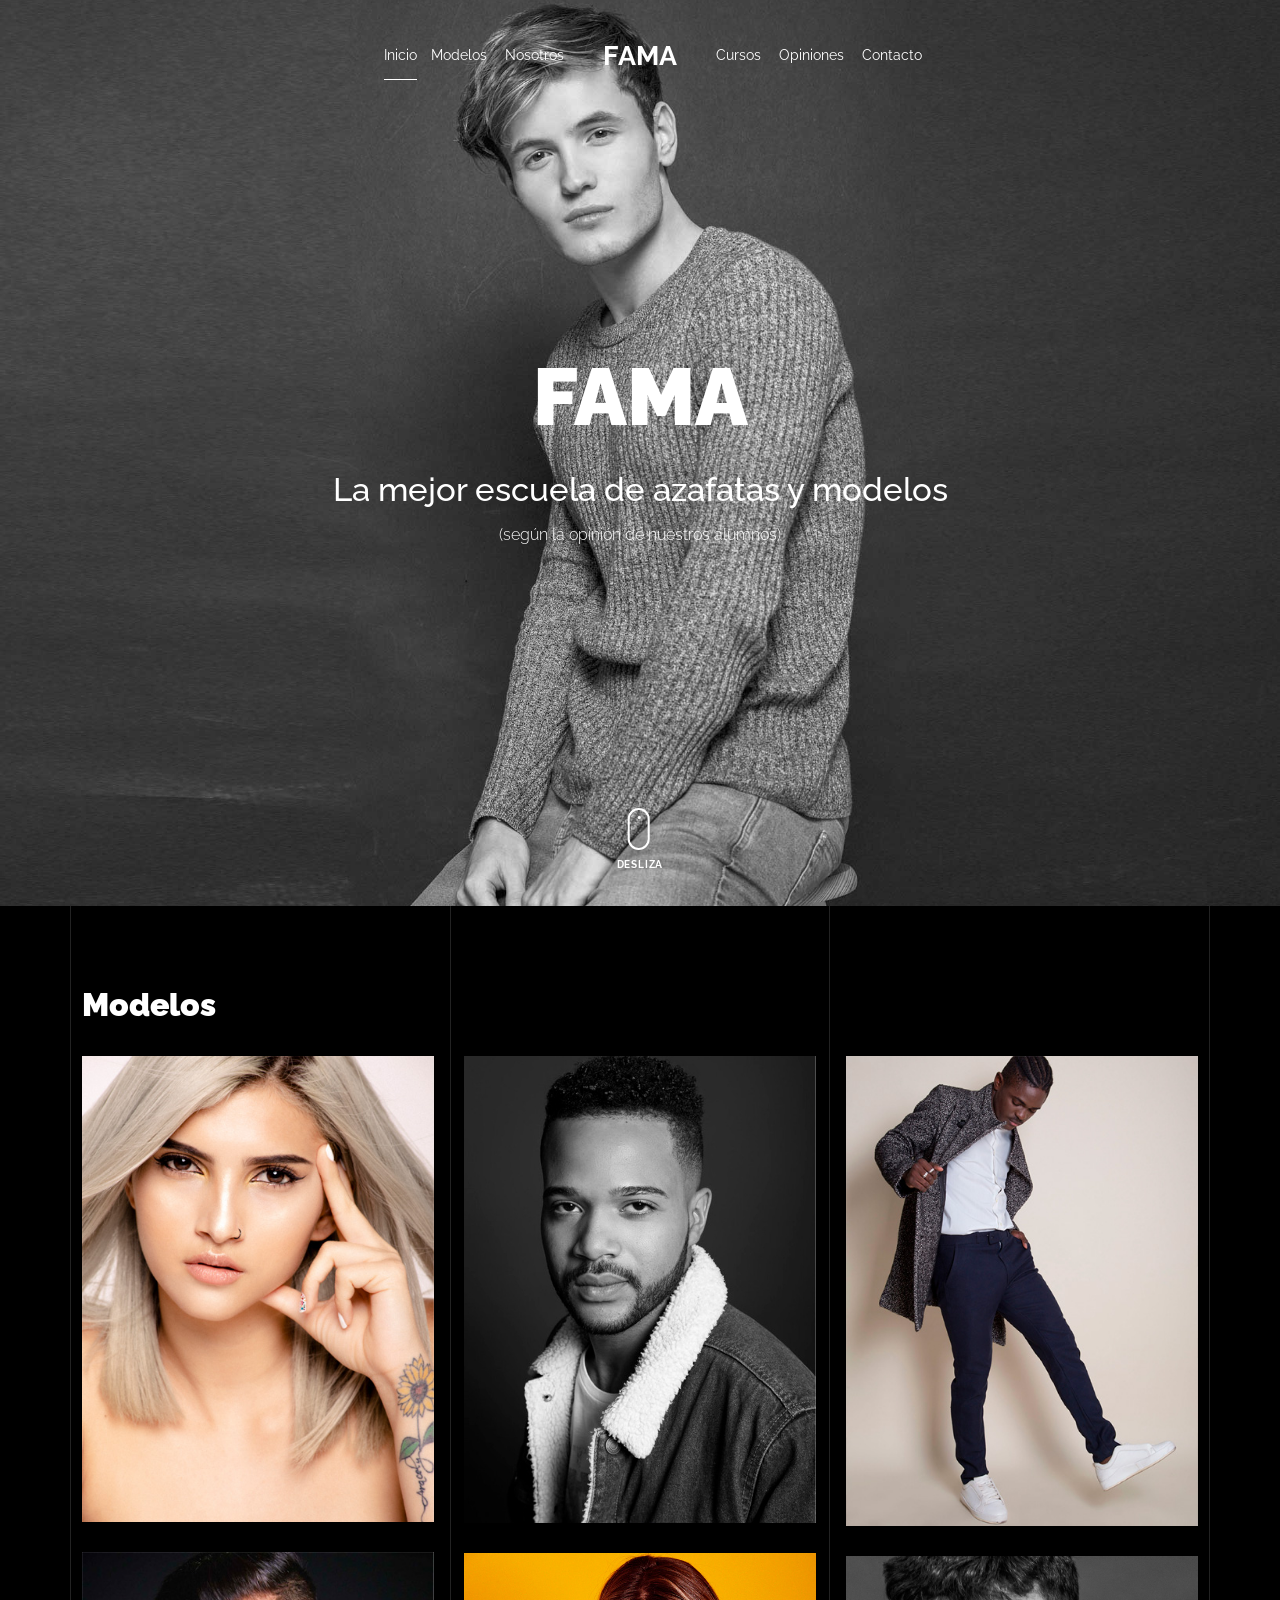
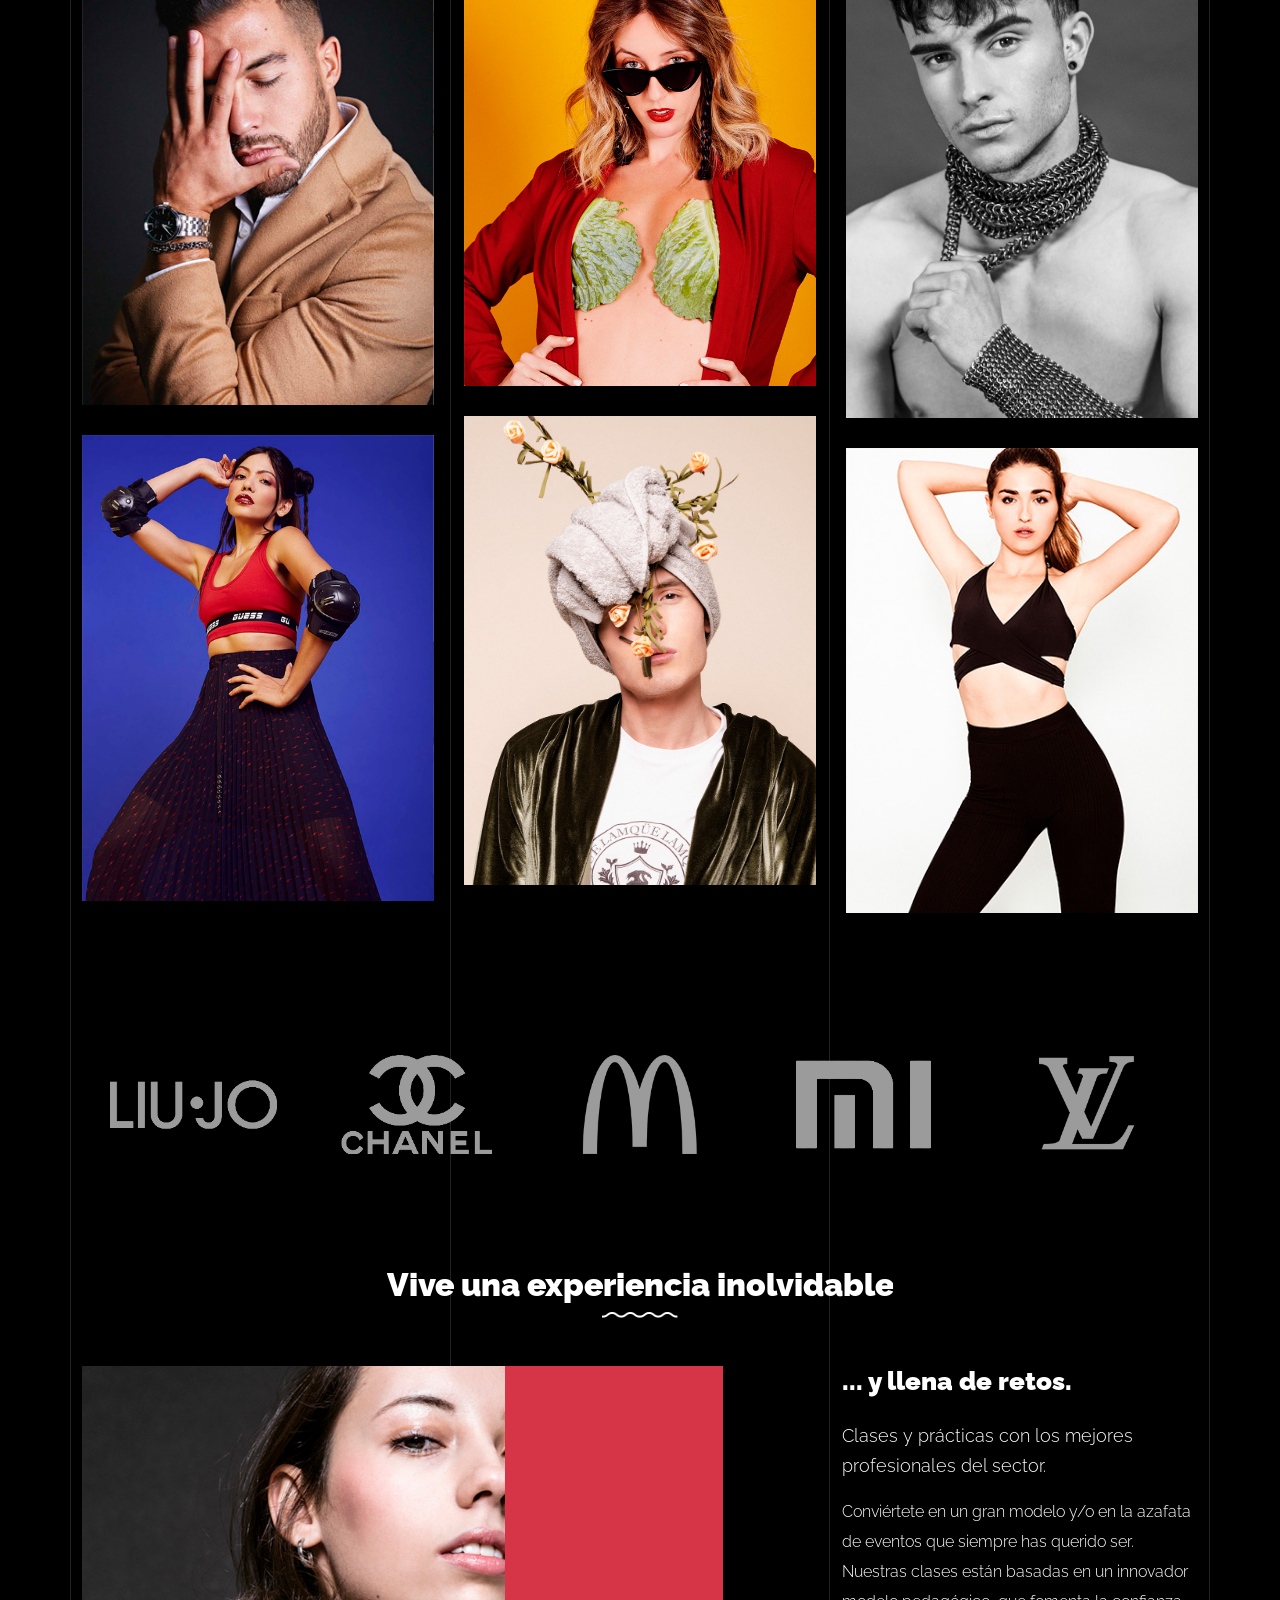
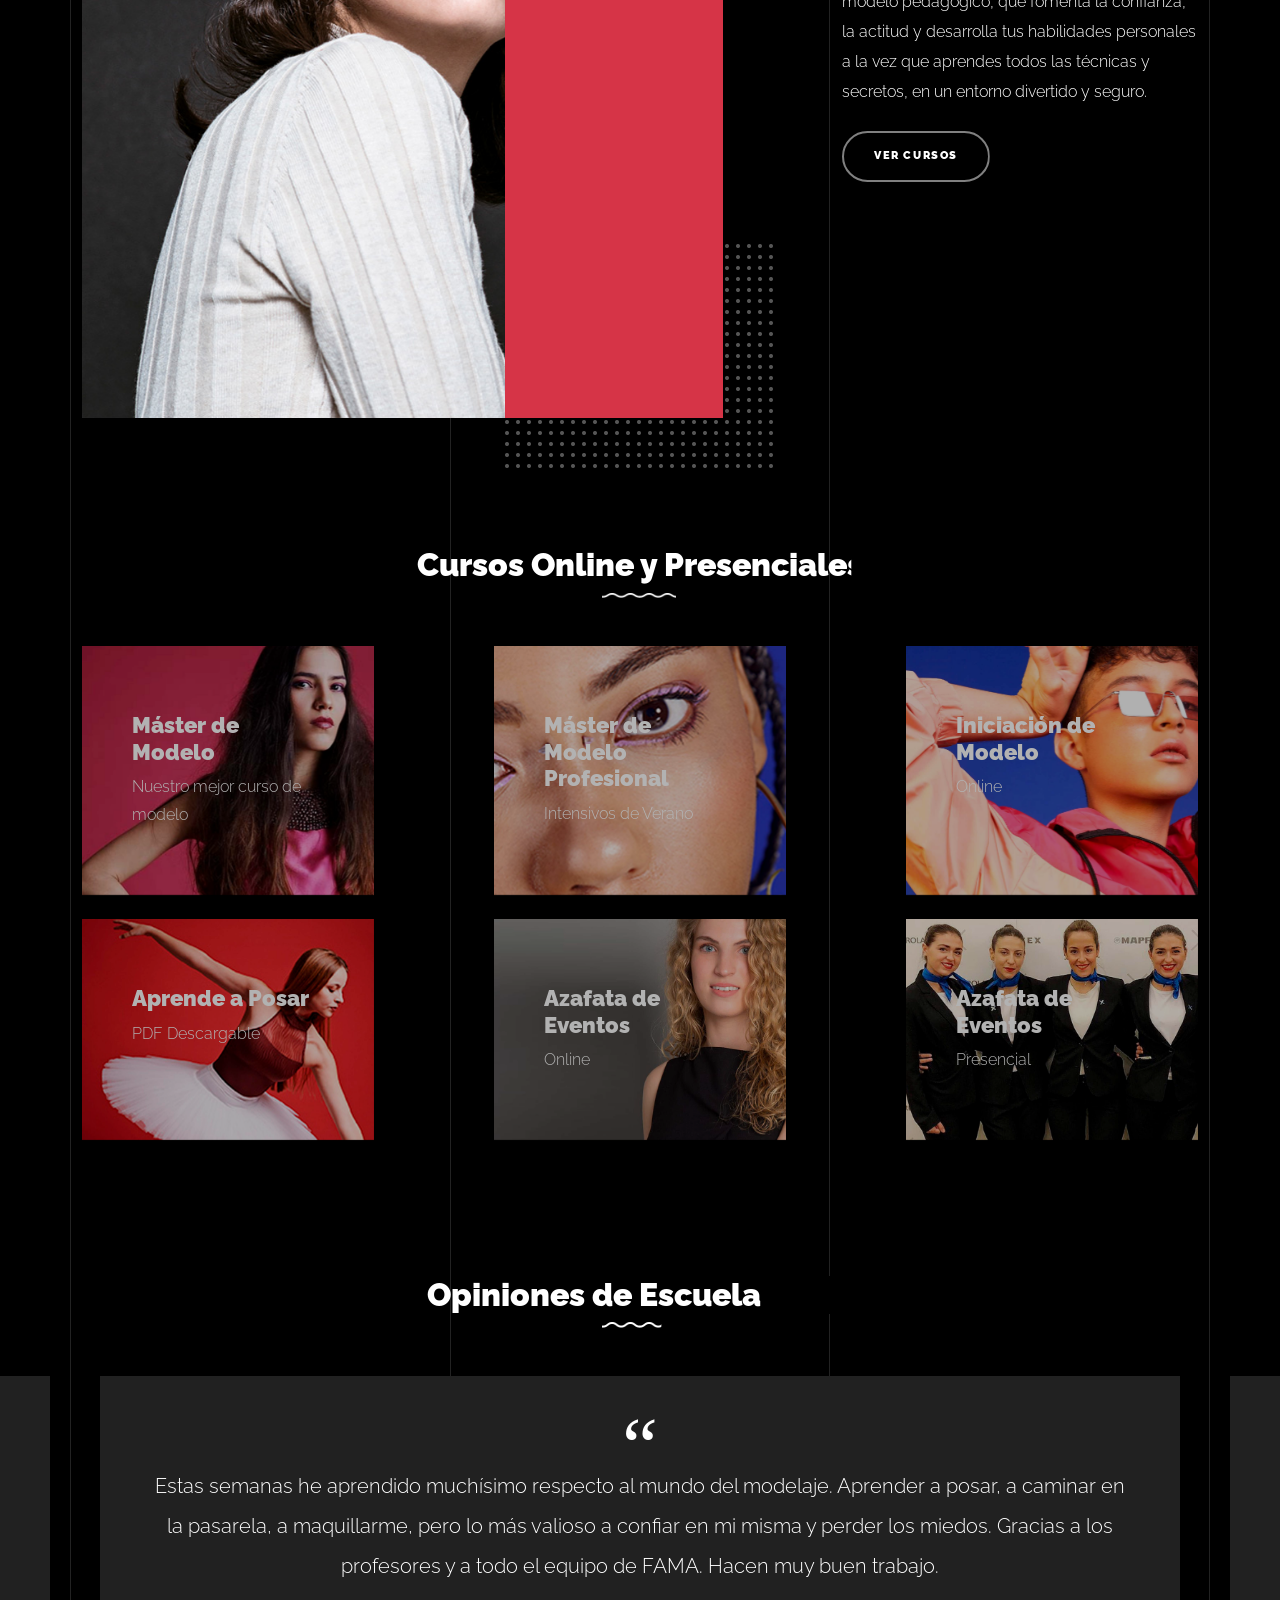
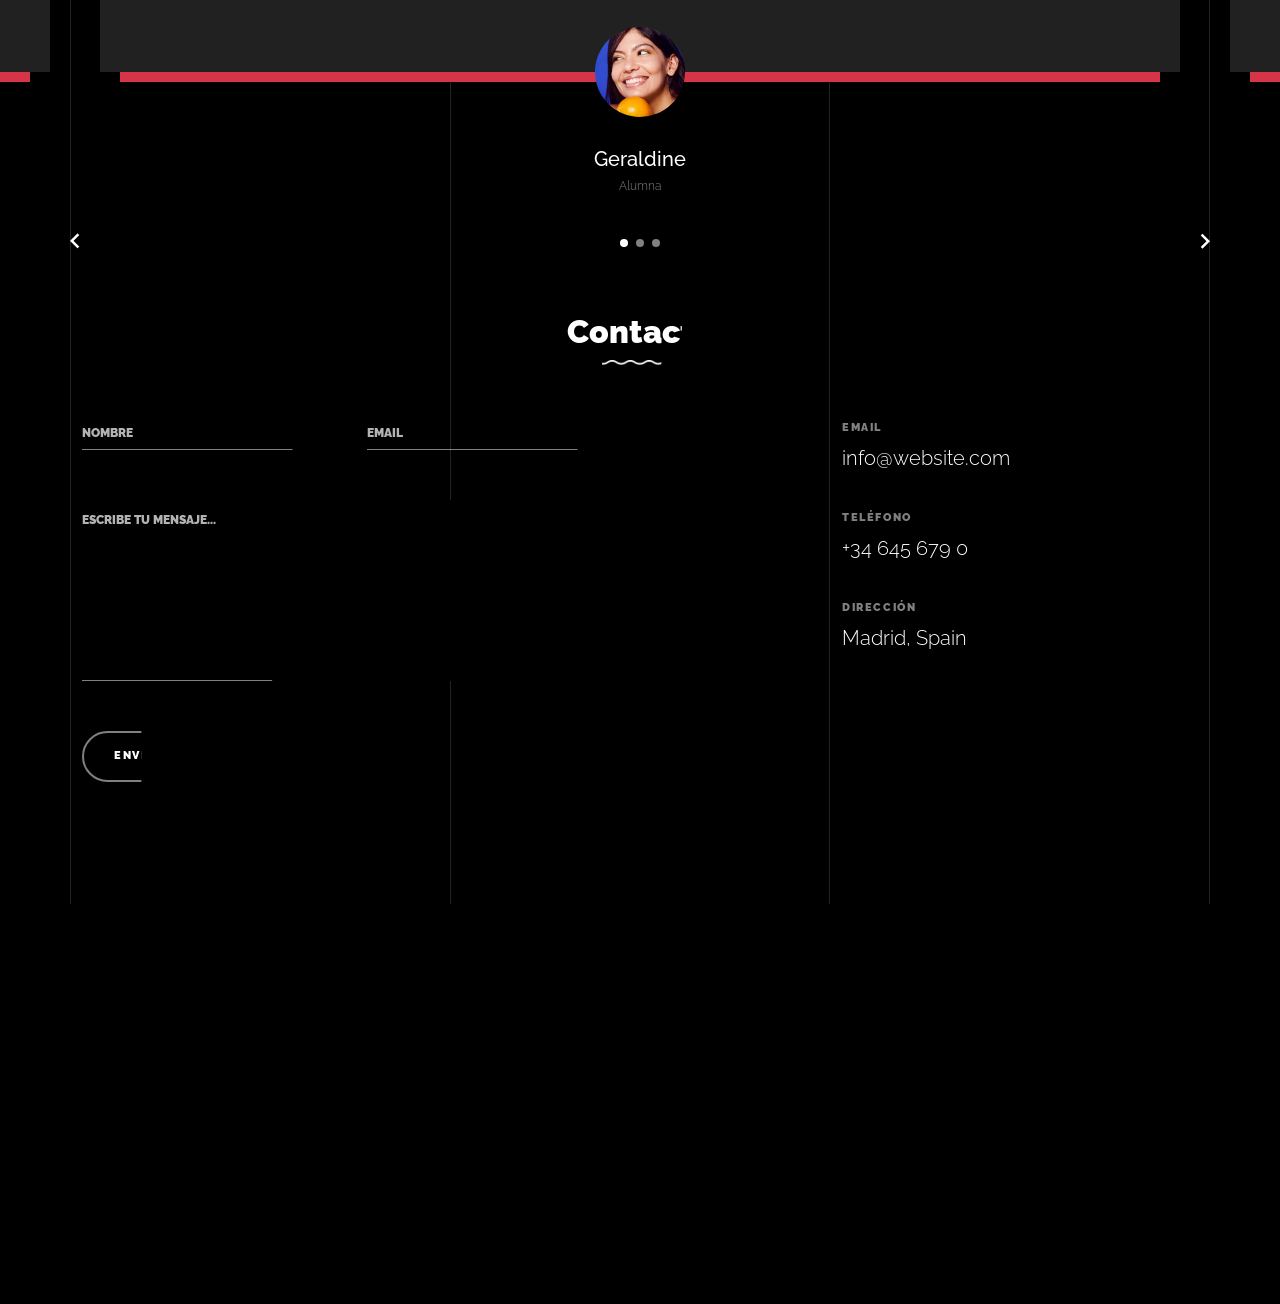
<file: index.html>
<html lang="en">
  <head>
    <title>Escuela de Modelos de Madrid</title>
    <meta charset="utf-8">
    <meta name="viewport" content="width=device-width, initial-scale=1, shrink-to-fit=no">

    <meta name="description" content="">
    <meta name="keywords" content="html, css, javascript, jquery">
    <meta name="author" content="">

    <link rel="stylesheet" href="css/sources/icomoon/style.css">
    <link rel="stylesheet" href="css/sources/owl.carousel.min.css">
    <link rel="stylesheet" href="css/sources/animate.min.css">
    <link rel="stylesheet" href="css/sources/aos.css">
    <link rel="stylesheet" href="css/sources/bootstrap.min.css">
    <link rel="stylesheet" href="css/sources/jquery.fancybox.min.css">
    
    <link rel="stylesheet" href="css/style.css">

  </head>
  <body data-spy="scroll" data-target=".site-nav-target" data-offset="200">

    <nav class="unslate_co--site-mobile-menu">
      <div class="close-wrap d-flex">
        <a href="#" class="d-flex ml-auto js-menu-toggle">
          <span class="close-label">Close</span>
          <div class="close-times">
            <span class="bar1"></span>
            <span class="bar2"></span>
          </div>
        </a>
      </div>
      <div class="site-mobile-inner"></div>
    </nav>


    <div class="unslate_co--site-wrap">

      <div class="unslate_co--site-inner">

        <div class="lines-wrap">
          <div class="lines-inner">
            <div class="lines"></div>
          </div>
        </div>
        <!-- END lines -->
      
      <nav class="unslate_co--site-nav site-nav-target">

        <div class="container">
        
          <div class="row align-items-center justify-content-between text-left">
            <div class="col-md-5 text-left" style="text-align: right; width:45%">
              <ul class="site-nav-ul js-clone-nav text-left d-none d-lg-inline-block">
                <li class="has-children">
                  <a href="#home-section" class="nav-link">Inicio</a>
                <li><a href="#portfolio-section" class="nav-link">Modelos</a></li>
                <li><a href="#about-section" class="nav-link">Nosotros</a></li>
              </ul>
            </div>
            <div class="site-logo pos-absolute">
              <a href="index.html" class="unslate_co--site-logo">FAMA</a>
            </div>
            <div class="col-md-5 text-right text-lg-left" style="text-align: left; width:45%">
              <ul class="site-nav-ul js-clone-nav text-left d-none d-lg-inline-block">
                <li><a href="#services-section" class="nav-link">Cursos</a></li>
                <li><a href="#testimonial-section" class="nav-link">Opiniones</a></li>
                <li><a href="#contact-section" class="nav-link">Contacto</a></li>
              </ul>

              <ul class="site-nav-ul-none-onepage text-right d-inline-block d-lg-none">
                <li><a href="#" class="js-menu-toggle">Menu</a></li>
              </ul>

            </div>
          </div>
        </div>

      </nav>
      <!-- END nav -->

      <div class="cover-v1 jarallax" style="background-image: url('images/cover_bg_2.jpg');" id="home-section">
        <div class="container">
          <div class="row align-items-center">
              
            <div class="col-md-7 mx-auto text-center">
              <h1 class="heading gsap-reveal-hero">FAMA</h1>
              <h2 class="subheading gsap-reveal-hero">La mejor escuela de azafatas y modelos</h2>
              <p class="gsap-reveal-hero">(según la opinión de nuestros alumnos)</p>
            </div>

          </div>
        </div>


        <a href="#portfolio-section" class="mouse-wrap smoothscroll">
          <span class="mouse">
            <span class="scroll"></span>
          </span>
          <span class="mouse-label">Desliza</span>
        </a>

      </div>
      <!-- END .cover-v1 -->


      <div class="unslate_co--section" id="portfolio-section">
        <div class="container">
          
          
          <div class="relative"><div class="loader-portfolio-wrap"><div class="loader-portfolio"></div></div> </div>
          <div id="portfolio-single-holder"></div>

          <div class="portfolio-wrapper">

            <div class="d-flex align-items-center mb-4 gsap-reveal gsap-reveal-filter">
              <h2 class="mr-auto heading-h2"><span class="gsap-reveal">Modelos</span></h2>

              <!-- <a href="#" class="text-white js-filter d-inline-block d-lg-none">Filter</a>
              
              <div class="filter-wrap">
                <div class="filter ml-auto" id="filters">
                  <a href="#" class="active" data-filter="*">All</a>
                  <a href="#" data-filter=".web">Web</a>
                  <a href="#" data-filter=".branding">Branding</a>
                  <a href="#" data-filter=".illustration">Illustration</a>
                  <a href="#" data-filter=".packaging">Packaging</a>
                </div>
              </div> -->
            </div>


            
            <div id="posts" class="row gutter-isotope-item">
              <div class="item web branding col-sm-6 col-md-6 col-lg-4 isotope-mb-2">
                <a href="portfolio-single-1.html" class="portfolio-item ajax-load-page isotope-item" data-id="1">
                    <div class="overlay">
                      <span class="wrap-icon icon-link2"></span>
                      <div class="portfolio-item-content">
                        <h3>Gabriela R.</h3>
                      </div>
                    </div>
                    <img src="images/work_1_md.jpg" class="lazyload  img-fluid" alt="Images" />
                  </a>
              </div>
              <div class="item branding packaging illustration col-sm-6 col-md-6 col-lg-4 isotope-mb-2 ">
                <a href="portfolio-single-3.html" class="portfolio-item ajax-load-page item-portrait isotope-item" data-id="3">
                    <div class="overlay">
                      <span class="wrap-icon icon-link2"></span>
                      <div class="portfolio-item-content">
                        <h3>Joan Manuel</h3>
                      </div>
                    </div>
                    <img src="images/work_2_md.jpg" class="lazyload  img-fluid" alt="Images" />
                  </a>
              </div>

              <div class="item branding packaging col-sm-6 col-md-6 col-lg-4 isotope-mb-2">
                <a href="portfolio-single-4.html" class="portfolio-item isotope-item  ajax-load-page" data-id="4">
                    <div class="overlay">
                      <span class="wrap-icon icon-link2"></span>
                      <div class="portfolio-item-content">
                        <h3>Martin E.</h3>
                      </div>
                    </div>
                    <img src="images/work_3_md.jpg" class="lazyload  img-fluid" alt="Images" />
                  </a>
              </div>

              <div class="item web packaging col-sm-6 col-md-6 col-lg-4 isotope-mb-2">

                <a href="images/work_4_full.jpg" class="portfolio-item isotope-item " data-fancybox="gallery" data-caption="Watch">
                    <div class="overlay">
                      <span class="wrap-icon icon-photo2"></span>
                      <div class="portfolio-item-content">
                        <h3>David H.</h3>
                      </div>
                    </div>
                    <img src="images/work_4_full.jpg" class="lazyload  img-fluid" alt="Images" />
                  </a>

              </div>

              <div class="item illustration packaging col-sm-6 col-md-6 col-lg-4 isotope-mb-2">
                <a href="images/work_5_md.jpg" class="portfolio-item isotope-item " data-fancybox="gallery" data-caption="Shoe Rebranding">
                    <div class="overlay">
                      <span class="wrap-icon icon-photo2"></span>
                      <div class="portfolio-item-content">
                        <h3>Sara A.</h3>
                      </div>
                    </div>
                    <img src="images/work_5_md.jpg" class="lazyload  img-fluid" alt="Images" />
                  </a>
              </div>

              <div class="item web branding col-sm-6 col-md-6 col-lg-4 isotope-mb-2">
                <a href="portfolio-single-2.html" class="portfolio-item ajax-load-page item-portrait isotope-item " data-id="2">
                    <div class="overlay">
                      <span class="wrap-icon icon-link2"></span>
                      <div class="portfolio-item-content">
                        <h3>Sergio C.</h3>
                      </div>
                    </div>
                    <img src="images/work_6_md.jpg" class="lazyload  img-fluid" alt="Images" />
                  </a>
              </div>

              <div class="item branding packaging col-sm-6 col-md-6 col-lg-4 isotope-mb-2">
                <a href="images/work_7_a_md.jpg" class="portfolio-item item-portrait isotope-item" data-fancybox="gallery" data-caption="Modern Building">
                    <div class="overlay">
                      <span class="wrap-icon icon-photo2"></span>
                      <div class="portfolio-item-content">
                        <h3>Dani G.</h3>
                      </div>
                    </div>
                    <img src="images/work_7_a_md.jpg" class="lazyload  img-fluid" alt="Images" />
                  </a>
              </div>

              <div class="item web branding col-sm-6 col-md-6 col-lg-4 isotope-mb-2">
                <a href="https://www.youtube.com/watch?v=mwtbEGNABWU" class="portfolio-item isotope-item" data-fancybox="gallery" data-caption="Showreel 2019">
                    <div class="overlay">
                      <span class="wrap-icon icon-play_circle_filled"></span>
                      <div class="portfolio-item-content">
                        <h3>Geraldine C.</h3>
                      </div>
                    </div>
                    <img src="images/work_8_md.jpg" class="lazyload  img-fluid" alt="Images" />
                  </a>
              </div>

              <div class="item web illustration col-sm-6 col-md-6 col-lg-4 isotope-mb-2">
                <a href="images/work_9_a_md.jpg" class="portfolio-item isotope-item" data-fancybox="gallery" data-caption="Render Packaging">
                    <div class="overlay">
                      <span class="wrap-icon icon-photo2"></span>
                      <div class="portfolio-item-content">
                        <h3>Laura S.</h3>                      </div>
                    </div>
                    <img src="images/work_9_a_md.jpg" class="lazyload  img-fluid" alt="Images" />
                  </a>
              </div>

            </div>
            
          </div>


        </div>
      </div>


      <div class="unslate_co--section">
        <div class="container">
          <div class="owl-carousel logo-slider">
            <div class="logo-v1 gsap-reveal">
              <img src="images/logo-google.png" alt="Image" class="img-fluid">
            </div>
            <div class="logo-v1 gsap-reveal">
              <img src="images/logo-puma.png" alt="Image" class="img-fluid">
            </div>
            <div class="logo-v1 gsap-reveal">
              <img src="images/logo-paypal.png" alt="Image" class="img-fluid">
            </div>
            <div class="logo-v1 gsap-reveal">
              <img src="images/logo-adobe.png" alt="Image" class="img-fluid">
            </div>
            <div class="logo-v1 gsap-reveal">
              <img src="images/logo-LV.png" alt="Image" class="img-fluid">
            </div>
          </div>
        </div>
      </div>


      <div class="unslate_co--section" id="about-section">
        <div class="container">
          
          <div class="section-heading-wrap text-center mb-5">
            <h2 class="heading-h2 text-center divider"><span class="gsap-reveal">Vive una experiencia inolvidable</span></h2>
            <span class="gsap-reveal">
            <img src="images/divider.png" alt="divider" width="76">
            </span>
          </div>
          

          <div class="row mt-5 justify-content-between">
            <div class="col-lg-7 mb-5 mb-lg-0">
              <figure class="dotted-bg gsap-reveal-img ">
                <img src="images/about_me_pic2.jpg" alt="Image" class="img-fluid">
              </figure>
            </div>
            <div class="col-lg-4 pr-lg-5">
              <h3 class="mb-4 heading-h3"><span class="gsap-reveal">... y llena de retos.</span></h3>
              <p class="lead gsap-reveal">Clases y prácticas con los mejores profesionales del sector. </p>
              <p class="mb-4 gsap-reveal">Conviértete en un gran modelo y/o en la azafata de eventos que siempre has querido ser.<br>Nuestras clases están basadas en un innovador modelo pedagógico, que fomenta la confianza, la actitud y desarrolla tus habilidades personales a la vez que aprendes todos las técnicas y secretos, en un entorno divertido y seguro.</p>
              <p class="gsap-reveal"><a href="#" class="btn btn-outline-pill btn-custom-light">Ver Cursos</a></p>
            </div>
          </div>
        </div>
      </div>

      <div class="unslate_co--section" id="services-section">
        <div class="container">

          <div class="section-heading-wrap text-center mb-5">
            <h2 class="heading-h2 text-center divider"><span class="gsap-reveal">Cursos Online y Presenciales</span></h2>
            <span class="gsap-reveal"><img src="images/divider.png" alt="divider" width="76"></span>
          </div>

        <div class="row gutter-v3">
            <div class="col-md-6 col-lg-4 mb-4" >
              <div class="zoomit" style="background-image: url('images/modelo.jpg') !important;">
              <div class="feature-v1" data-aos="fade-up" data-aos-delay="0">
                <div class="wrap-icon mb-3">
                  
                </div>
                <h3>Máster de Modelo</h3>
                <p>Nuestro mejor curso de modelo</p>
              </div>
              </div> 
            </div>
          
            <div class="col-md-6 col-lg-4 mb-4">
              <div class="zoomit" style="background-image: url('images/intensivo.jpg') !important;">
              <div class="feature-v1" data-aos="fade-up" data-aos-delay="0">
                <div class="wrap-icon mb-3">
                </div>
                <h3>Máster de Modelo Profesional</h3>
                <p>Intensivos de Verano</p>
              </div> 
              </div> 
            </div>
      
            <div class="col-md-6 col-lg-4 mb-4">
              <div class="zoomit" style="background-image: url('images/iniciacion.jpg') !important;">
              <div class="feature-v1" data-aos="fade-up" data-aos-delay="0">
                <div class="wrap-icon mb-3">
                </div>
                <h3>Iniciación de Modelo</h3>
                <p>Online</p>
              </div> 
              </div> 
            </div>
            <div class="col-md-6 col-lg-4 mb-4">
              <div class="zoomit" style="background-image: url('images/posar.jpg') !important;">
              <div class="feature-v1" data-aos="fade-up" data-aos-delay="100">
                <div class="wrap-icon mb-3">
                </div>
                <h3>Aprende a Posar</h3>
                <p>PDF Descargable</p>
              </div> 
              </div> 
            </div>
            <div class="col-md-6 col-lg-4 mb-4">
              <div class="zoomit" style="background-image: url('images/azafata.jpg') !important;">
              <div class="feature-v1" data-aos="fade-up" data-aos-delay="200">
                <div class="wrap-icon mb-3">
                </div>
                <h3>Azafata de Eventos</h3>
                <p>Online</p>
              </div> 
              </div> 
            </div>
            <div class="col-md-6 col-lg-4 mb-4">
              <div class="zoomit" style="background-image: url('images/eventos.jpg') !important;">
              <div class="feature-v1" data-aos="fade-up" data-aos-delay="0">
                <div class="wrap-icon mb-3">
                </div>
                <h3>Azafata de Eventos</h3>
                <p>Presencial</p>
              </div> 
              </div>
            </div>
          </div>
        </div>
      </div>

      <div class="unslate_co--section" id="testimonial-section">
        <div class="container">
          <div class="section-heading-wrap text-center mb-5">
            <h2 class="heading-h2 text-center divider"><span class="gsap-reveal">Opiniones de Escuela FAMA</span></h2>
            <span class="gsap-reveal"><img src="images/divider.png" alt="divider" width="76"></span>
          </div>
        </div>

        <div class="owl-carousel testimonial-slider" data-aos="fade-up">
          <div>
            <div class="testimonial-v1">
              <div class="testimonial-inner-bg">
                <span class="quote">&ldquo;</span>
                <blockquote>
                  Estas semanas he aprendido muchísimo respecto al mundo del modelaje. Aprender a posar, a caminar en la pasarela, a maquillarme, pero lo más valioso a confiar en mi misma y perder los miedos. Gracias a los profesores y a todo el equipo de FAMA. Hacen muy buen trabajo.
                </blockquote>
              </div>
              
              <div class="testimonial-author-info">
                <img src="images/geraldine.jpg" alt="Image">
                <h3>Geraldine</h3>
                <span class="d-block position">Alumna</span>
              </div>

            </div>
          </div>
          <div>
            <div class="testimonial-v1">
              <div class="testimonial-inner-bg">
                <span class="quote">&ldquo;</span>
                <blockquote>
                  Ya he trabajado en mi primer evento con la agencia y estoy muy contenta. Desde la organización, que nos trataron genial y nos resolvieron todas las dudas, hasta el ambiente entre todos los compañeros, que nos lo pasamos genial. Recomendable 100% para trabajar!
                </blockquote>
              </div>
              
              <div class="testimonial-author-info">
                <img src="images/mishell.jpg" alt="Image">
                <h3>Mishell</h3>
                <span class="d-block position">Alumna</span>
              </div>

            </div>
          </div>
          <div>
            <div class="testimonial-v1">
              <div class="testimonial-inner-bg">
                <span class="quote">&ldquo;</span>
                <blockquote>
                  Ha sido una experiencia inolvidable. Es un trampolín profesional al sector de la moda. Al terminar el curso sales con unos conocimientos inmejorables. Te enseñan a crecer tanto en lo profesional como en lo personal. Grandes profesionales y personas!
                </blockquote>
              </div>
              
              <div class="testimonial-author-info">
                <img src="images/sara.jpg" alt="Image">
                <h3>Sara</h3>
                <span class="d-block position">Alumna</span>
              </div>

            </div>
          </div>
        </div>

      </div>
      <!-- END testimonial -->

      <div class="unslate_co--section" id="contact-section">
        <div class="container">
          <div class="section-heading-wrap text-center mb-5">
            <h2 class="heading-h2 text-center divider"><span class="gsap-reveal">Contacto</span></h2>
            <span class="gsap-reveal"><img src="images/divider.png" alt="divider" width="76"></span>
          </div>


          <div class="row justify-content-between">
            
            <div class="col-md-6">
              <form method="post" class="form-outline-style-v1" id="contactForm">
                <div class="form-group row mb-0">

                  <div class="col-lg-6 form-group gsap-reveal">
                    <label for="name">Nombre</label>
                    <input name="name" type="text" class="form-control" id="name">
                  </div>
                  <div class="col-lg-6 form-group gsap-reveal">
                    <label for="email">Email</label>
                    <input name="email" type="email" class="form-control" id="email">
                  </div>
                  <div class="col-lg-12 form-group gsap-reveal">
                    <label for="message">Escribe tu mensaje...</label>
                    <textarea name="message" id="message" cols="30" rows="7" class="form-control"></textarea>
                  </div>
                </div>
                <div class="form-group row gsap-reveal">
                    <div class="col-md-12 d-flex align-items-center">
                      <input type="submit" class="btn btn-outline-pill btn-custom-light mr-3" value="Enviar Mensaje">
                      <span class="submitting"></span>
                    </div>
                  </div>
              </form>
              <div id="form-message-warning" class="mt-4"></div> 
              <div id="form-message-success">
                ¡Mensaje enviado!
              </div>

            </div>

            <div class="col-md-4">
              <div class="contact-info-v1">
                <div class="gsap-reveal d-block">
                  <span class="d-block contact-info-label">Email</span>
                  <a href="#" class="contact-info-val">info@website.com</a>
                </div>
                <div class="gsap-reveal d-block">
                  <span class="d-block contact-info-label">Teléfono</span>
                  <a href="#" class="contact-info-val">+34 645 679 012</a>
                </div>
                <div class="gsap-reveal d-block">
                  <span class="d-block contact-info-label">Dirección</span>
                  <address class="contact-info-val">Madrid, Spain</address>
                </div>
              </div>
            </div>

          </div>
        </div>
      </div>
      </div> <!-- END .unslate_co-site-inner -->

      <footer class="unslate_co--footer unslate_co--section">
        <div class="container">
          <div class="row justify-content-center">
            <div class="col-md-7">
              
              <div class="footer-site-logo"><a href="#">FAMA</a></div>

              <ul class="footer-site-social">
                <li><a href="#">Facebook</a></li>
                <li><a href="#">Twitter</a></li>
                <li><a href="#">Instagram</a></li>
              </ul>

              <p class="site-copyright">
                <script>
                  document.write(new Date().getFullYear());
                </script> Made with <i class="icon-heart"
                  aria-hidden="true"></i> by <a href="https://mariagoudet.com" target="_blank">Maria Alejandra Goudet</a>
              
              </p>

            </div>
          </div>
        </div>
      </footer>

      
    </div>

    
    <!-- Loader -->
    <div id="unslate_co--overlayer"></div>
    <div class="site-loader-wrap">
      <div class="site-loader"></div>
    </div>

    <script src="js/scripts-dist.js"></script>
    <script src="js/main.js"></script>

  </body>
</html>
</file>
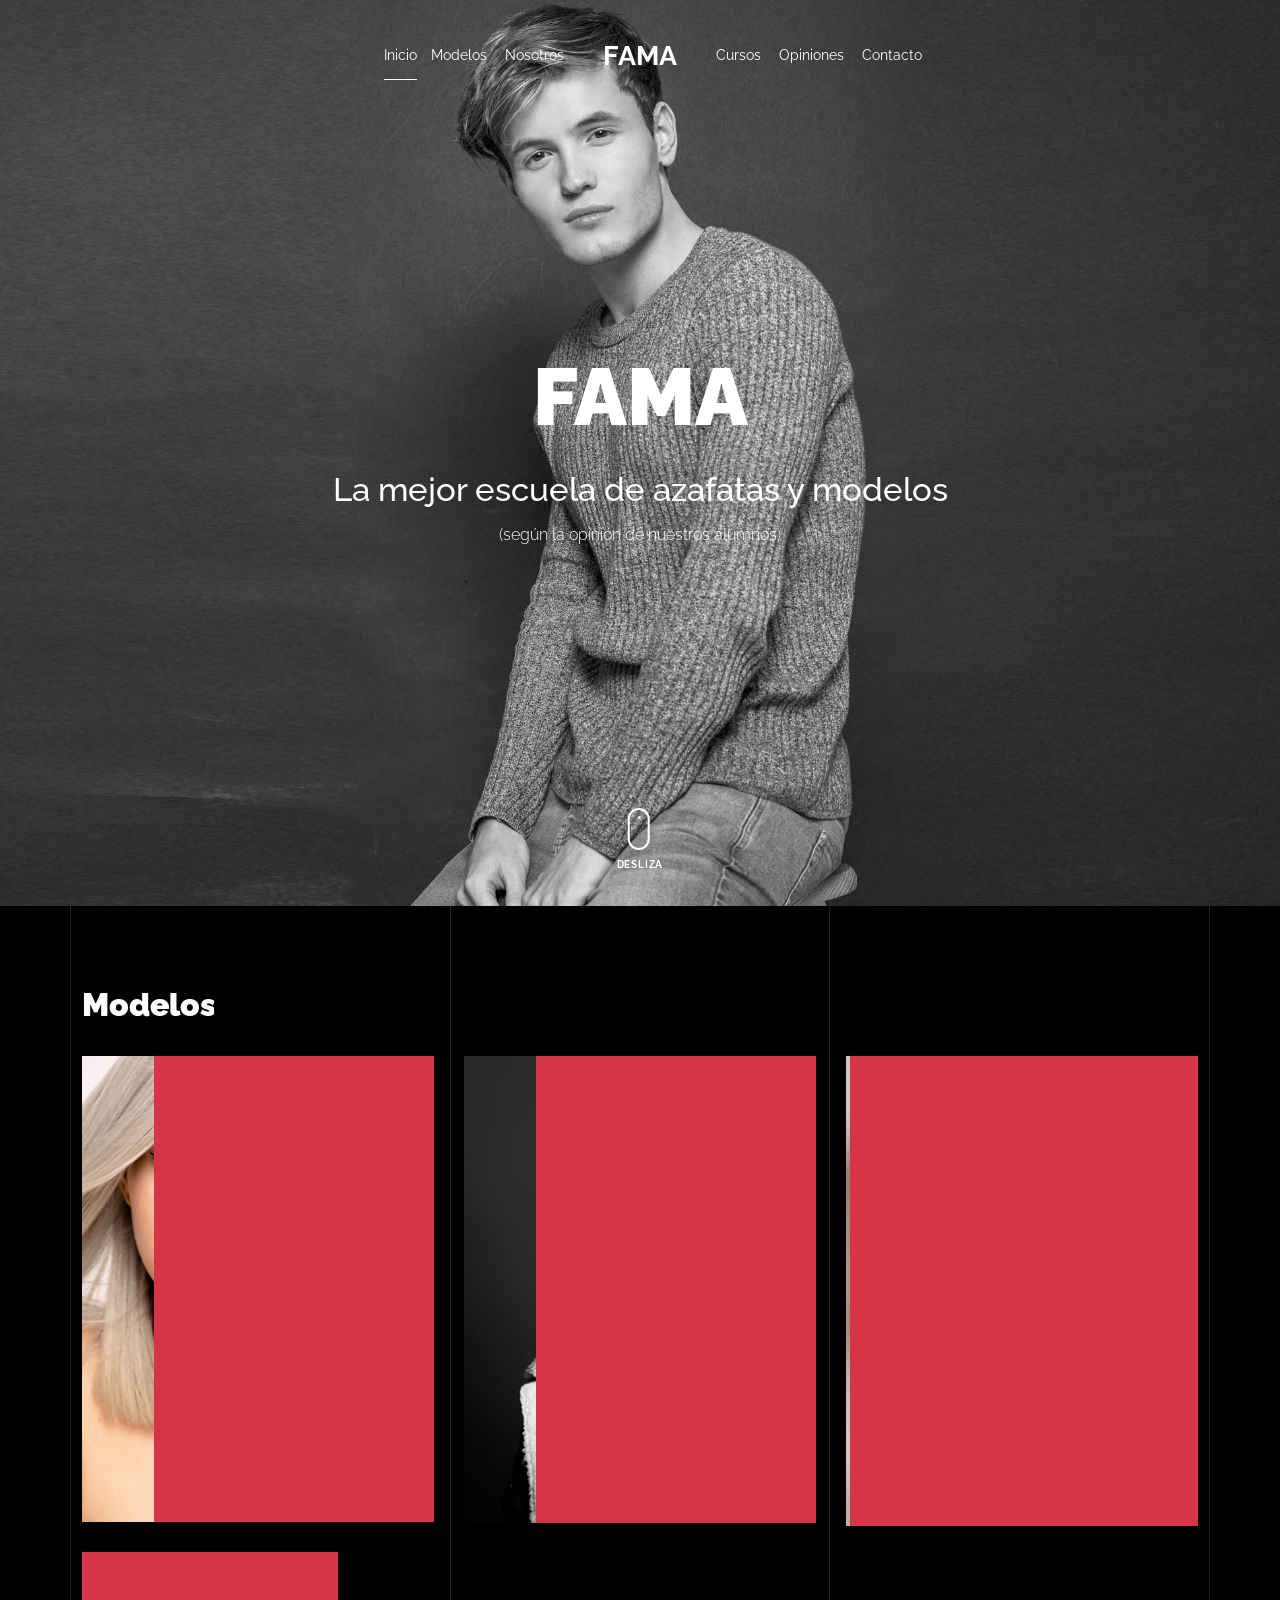
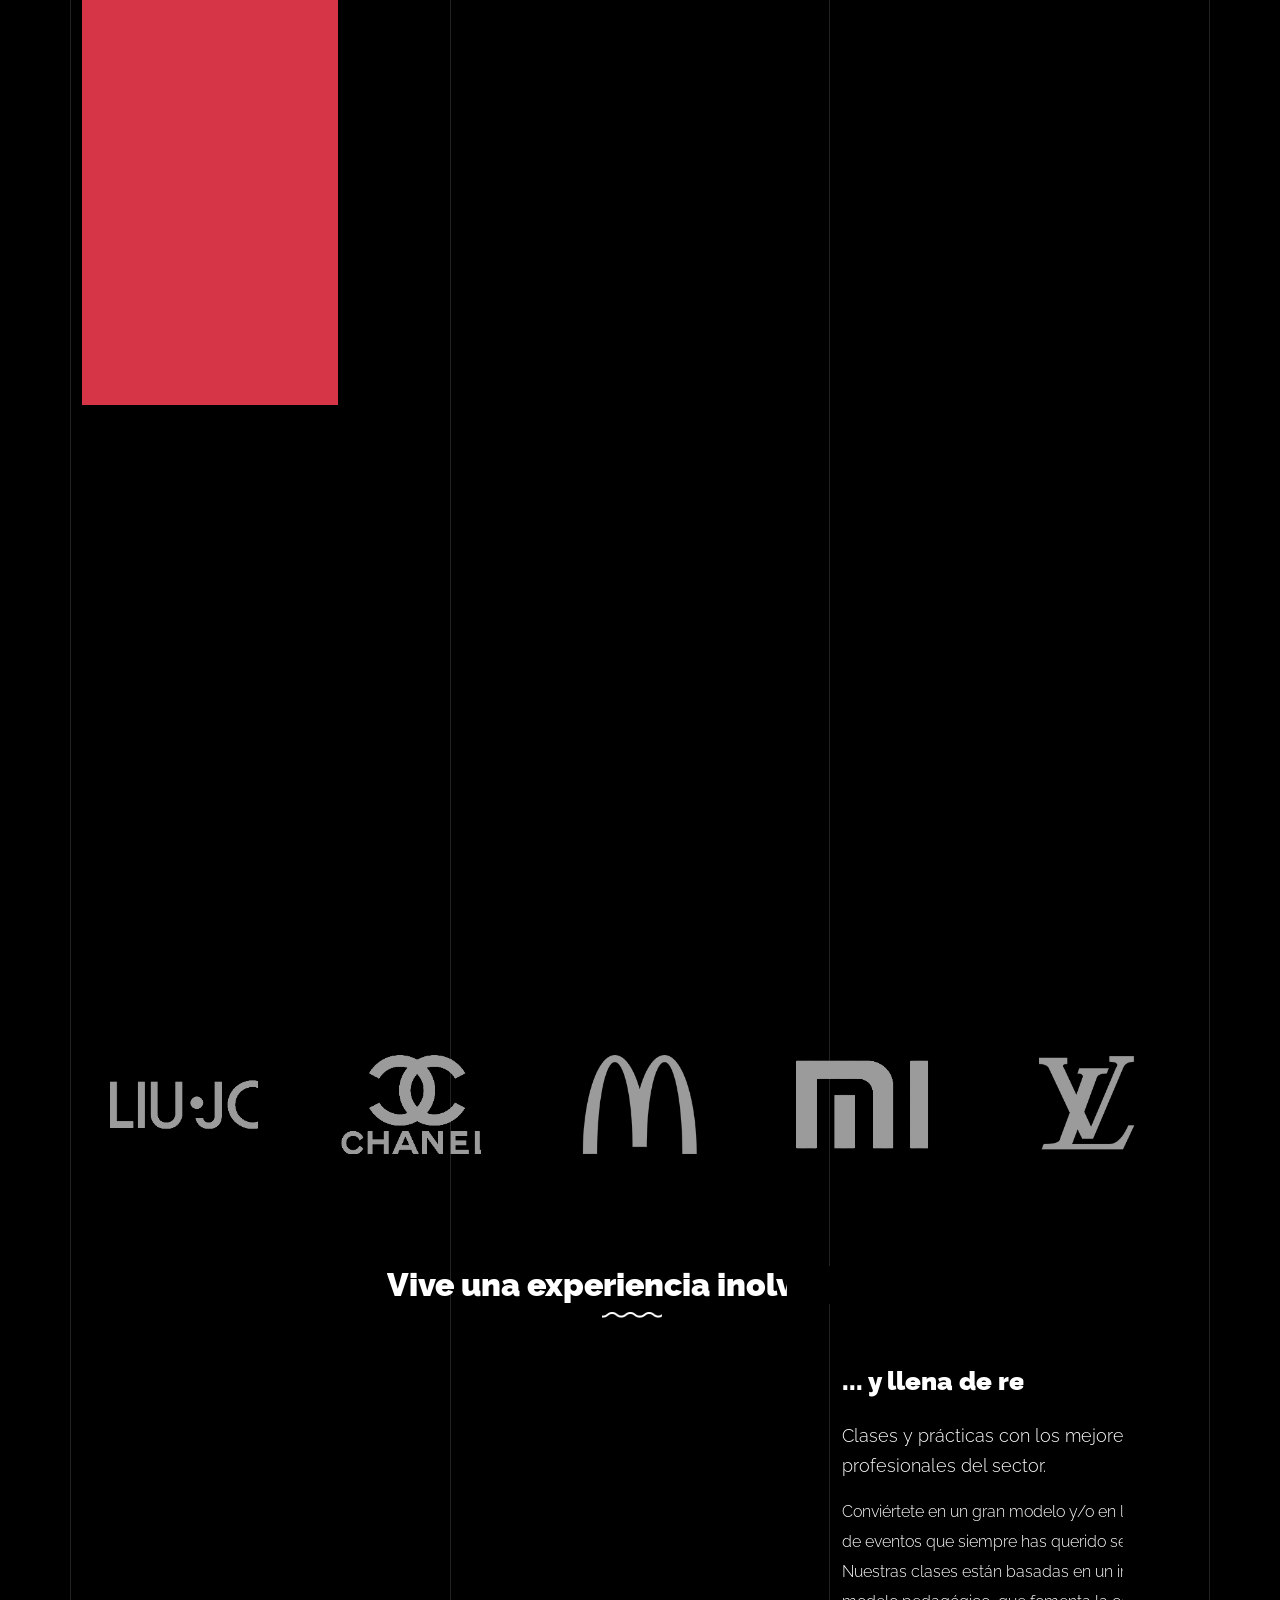
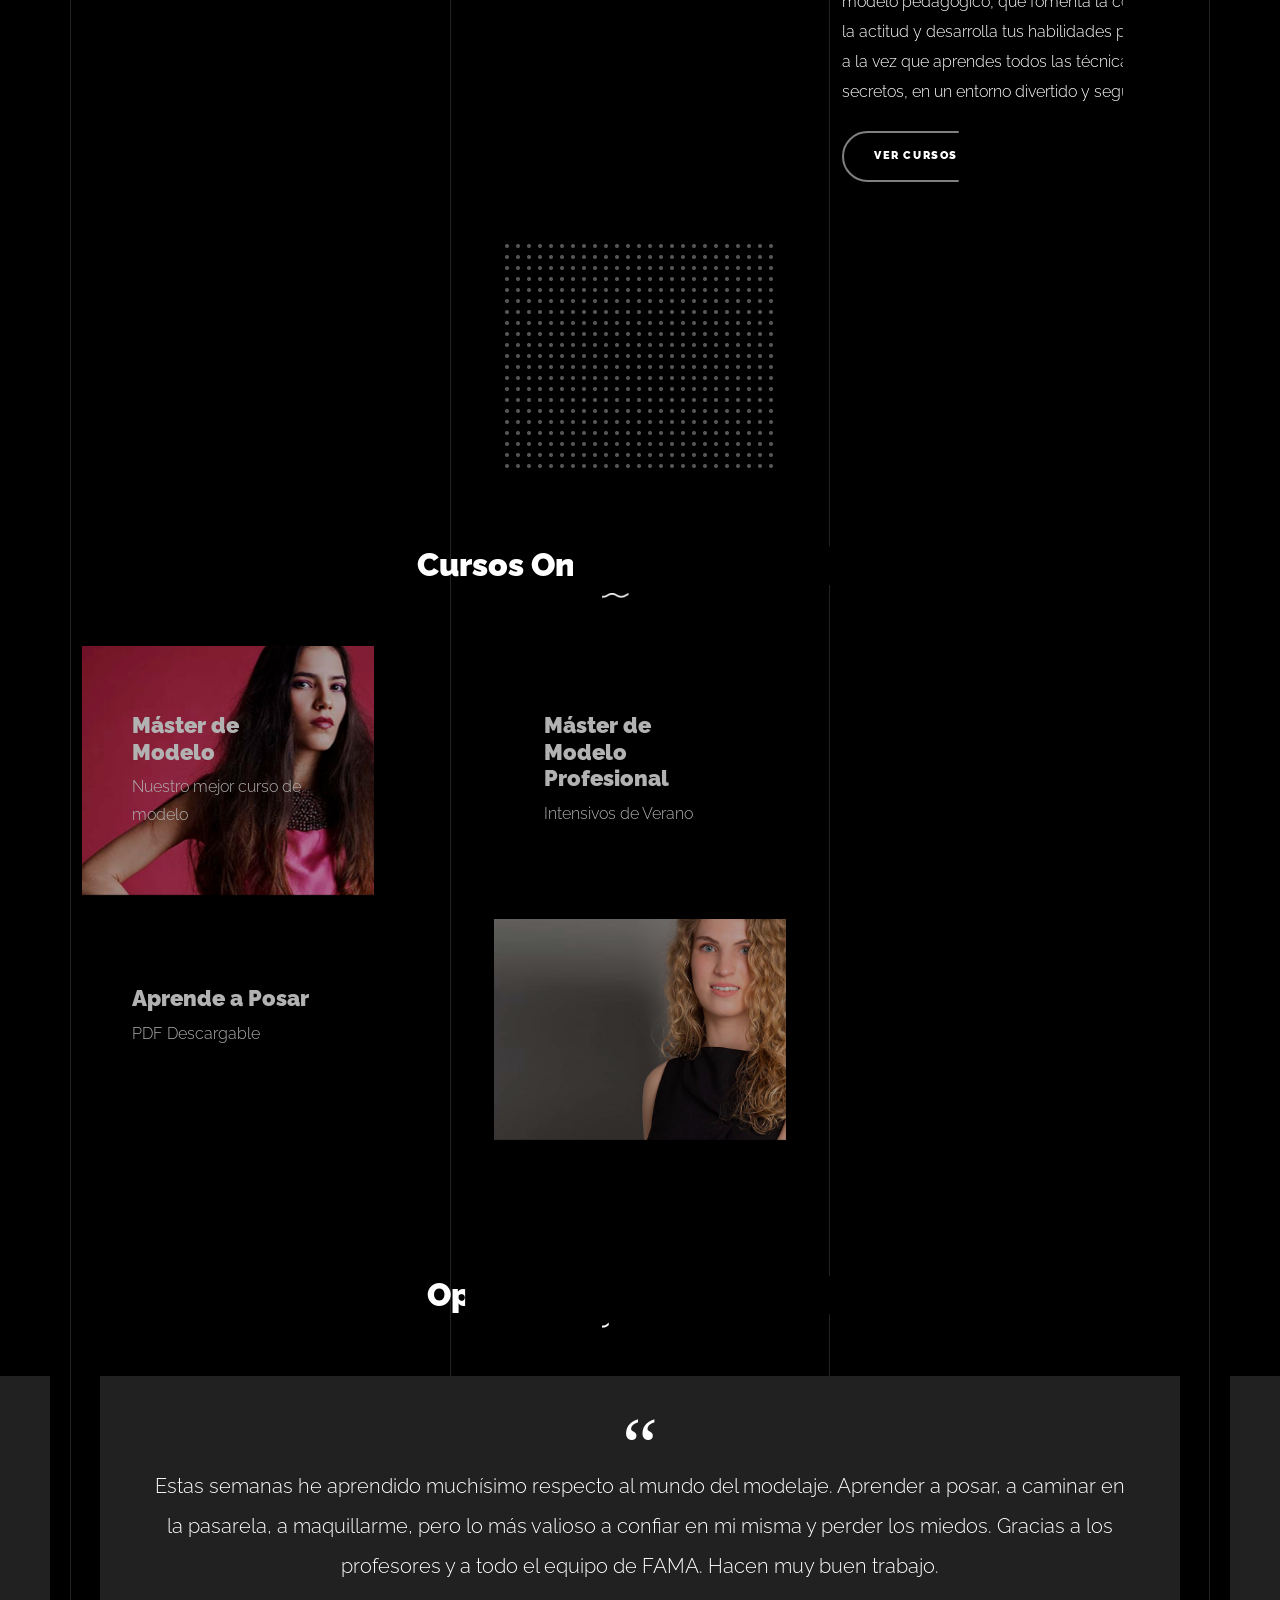
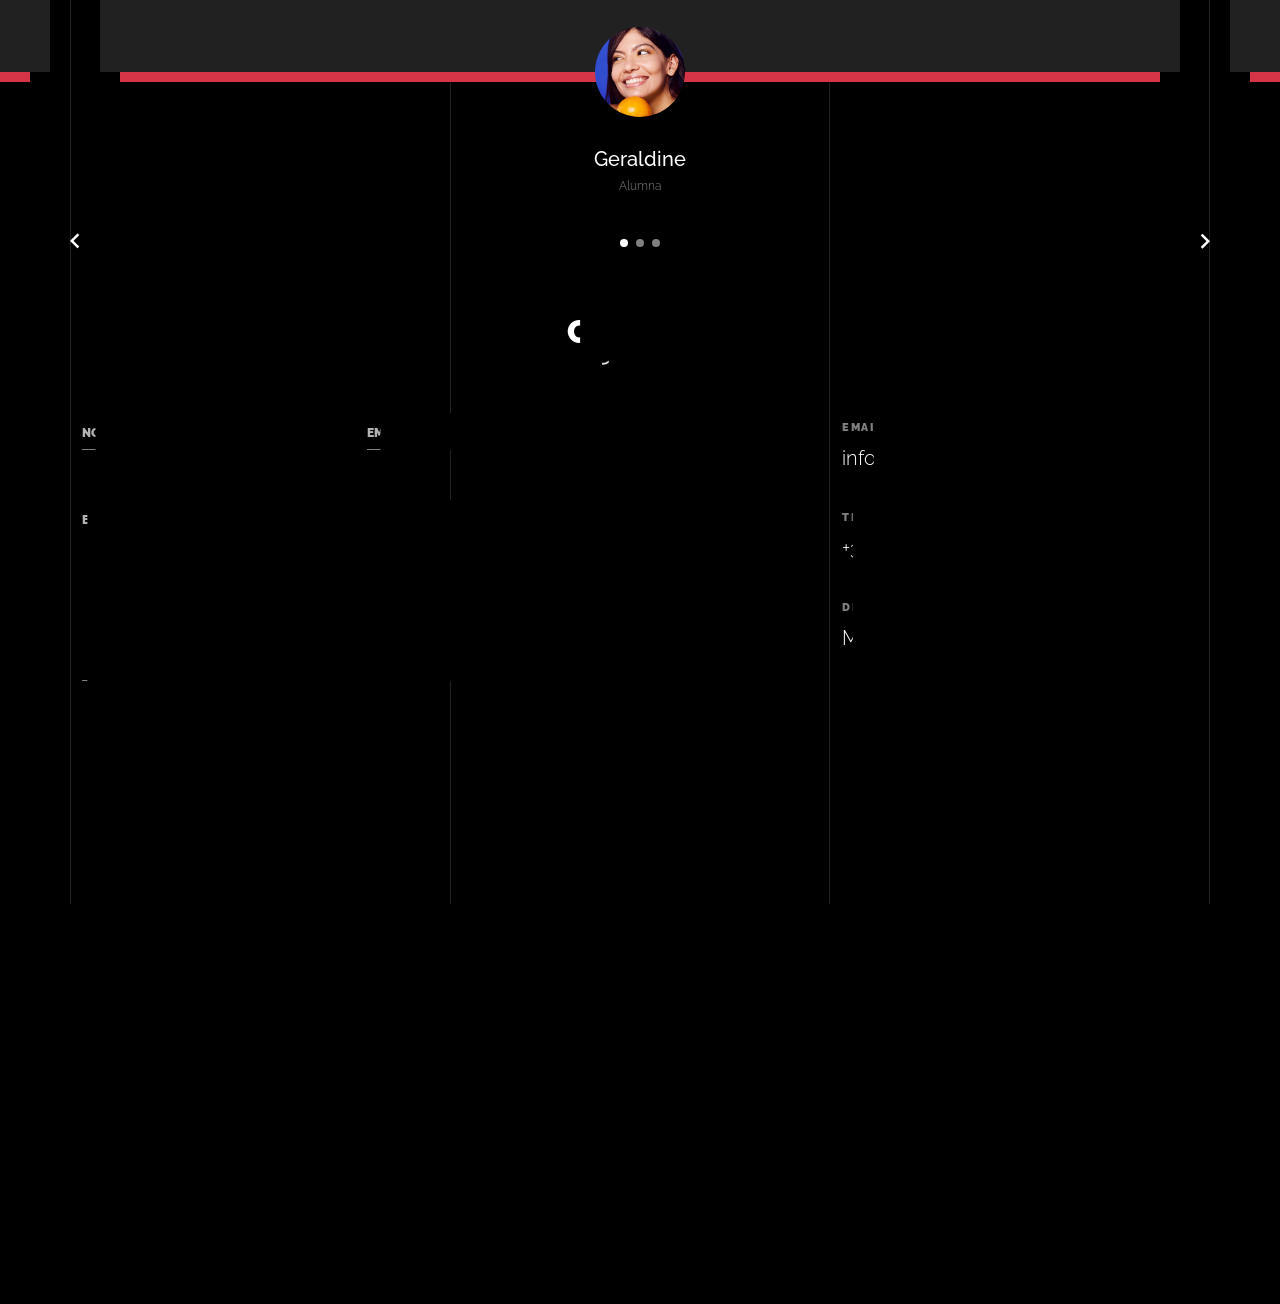
<file: fama/index.html>
<html lang="en">
  <head>
    <title>Escuela de Modelos de Madrid</title>
    <meta charset="utf-8">
    <meta name="viewport" content="width=device-width, initial-scale=1, shrink-to-fit=no">

    <meta name="description" content="">
    <meta name="keywords" content="html, css, javascript, jquery">
    <meta name="author" content="">

    <link rel="stylesheet" href="css/sources/icomoon/style.css">
    <link rel="stylesheet" href="css/sources/owl.carousel.min.css">
    <link rel="stylesheet" href="css/sources/animate.min.css">
    <link rel="stylesheet" href="css/sources/aos.css">
    <link rel="stylesheet" href="css/sources/bootstrap.min.css">
    <link rel="stylesheet" href="css/sources/jquery.fancybox.min.css">
    
    <link rel="stylesheet" href="css/style.css">

  </head>
  <body data-spy="scroll" data-target=".site-nav-target" data-offset="200">

    <nav class="unslate_co--site-mobile-menu">
      <div class="close-wrap d-flex">
        <a href="#" class="d-flex ml-auto js-menu-toggle">
          <span class="close-label">Close</span>
          <div class="close-times">
            <span class="bar1"></span>
            <span class="bar2"></span>
          </div>
        </a>
      </div>
      <div class="site-mobile-inner"></div>
    </nav>


    <div class="unslate_co--site-wrap">

      <div class="unslate_co--site-inner">

        <div class="lines-wrap">
          <div class="lines-inner">
            <div class="lines"></div>
          </div>
        </div>
        <!-- END lines -->
      
      <nav class="unslate_co--site-nav site-nav-target">

        <div class="container">
        
          <div class="row align-items-center justify-content-between text-left">
            <div class="col-md-5 text-left" style="text-align: right; width:45%">
              <ul class="site-nav-ul js-clone-nav text-left d-none d-lg-inline-block">
                <li class="has-children">
                  <a href="#home-section" class="nav-link">Inicio</a>
                <li><a href="#portfolio-section" class="nav-link">Modelos</a></li>
                <li><a href="#about-section" class="nav-link">Nosotros</a></li>
              </ul>
            </div>
            <div class="site-logo pos-absolute">
              <a href="index.html" class="unslate_co--site-logo">FAMA</a>
            </div>
            <div class="col-md-5 text-right text-lg-left" style="text-align: left; width:45%">
              <ul class="site-nav-ul js-clone-nav text-left d-none d-lg-inline-block">
                <li><a href="#services-section" class="nav-link">Cursos</a></li>
                <li><a href="#testimonial-section" class="nav-link">Opiniones</a></li>
                <li><a href="#contact-section" class="nav-link">Contacto</a></li>
              </ul>

              <ul class="site-nav-ul-none-onepage text-right d-inline-block d-lg-none">
                <li><a href="#" class="js-menu-toggle">Menu</a></li>
              </ul>

            </div>
          </div>
        </div>

      </nav>
      <!-- END nav -->

      <div class="cover-v1 jarallax" style="background-image: url('images/cover_bg_2.jpg');" id="home-section">
        <div class="container">
          <div class="row align-items-center">
              
            <div class="col-md-7 mx-auto text-center">
              <h1 class="heading gsap-reveal-hero">FAMA</h1>
              <h2 class="subheading gsap-reveal-hero">La mejor escuela de azafatas y modelos</h2>
              <p class="gsap-reveal-hero">(según la opinión de nuestros alumnos)</p>
            </div>

          </div>
        </div>


        <a href="#portfolio-section" class="mouse-wrap smoothscroll">
          <span class="mouse">
            <span class="scroll"></span>
          </span>
          <span class="mouse-label">Desliza</span>
        </a>

      </div>
      <!-- END .cover-v1 -->


      <div class="unslate_co--section" id="portfolio-section">
        <div class="container">
          
          
          <div class="relative"><div class="loader-portfolio-wrap"><div class="loader-portfolio"></div></div> </div>
          <div id="portfolio-single-holder"></div>

          <div class="portfolio-wrapper">

            <div class="d-flex align-items-center mb-4 gsap-reveal gsap-reveal-filter">
              <h2 class="mr-auto heading-h2"><span class="gsap-reveal">Modelos</span></h2>

              <!-- <a href="#" class="text-white js-filter d-inline-block d-lg-none">Filter</a>
              
              <div class="filter-wrap">
                <div class="filter ml-auto" id="filters">
                  <a href="#" class="active" data-filter="*">All</a>
                  <a href="#" data-filter=".web">Web</a>
                  <a href="#" data-filter=".branding">Branding</a>
                  <a href="#" data-filter=".illustration">Illustration</a>
                  <a href="#" data-filter=".packaging">Packaging</a>
                </div>
              </div> -->
            </div>


            
            <div id="posts" class="row gutter-isotope-item">
              <div class="item web branding col-sm-6 col-md-6 col-lg-4 isotope-mb-2">
                <a href="portfolio-single-1.html" class="portfolio-item ajax-load-page isotope-item gsap-reveal-img" data-id="1">
                    <div class="overlay">
                      <span class="wrap-icon icon-link2"></span>
                      <div class="portfolio-item-content">
                        <h3>Gabriela R.</h3>
                      </div>
                    </div>
                    <img src="images/work_1_md.jpg" class="lazyload  img-fluid" alt="Images" />
                  </a>
              </div>
              <div class="item branding packaging illustration col-sm-6 col-md-6 col-lg-4 isotope-mb-2 ">
                <a href="portfolio-single-3.html" class="portfolio-item ajax-load-page item-portrait isotope-item gsap-reveal-img" data-id="3">
                    <div class="overlay">
                      <span class="wrap-icon icon-link2"></span>
                      <div class="portfolio-item-content">
                        <h3>Joan Manuel</h3>
                      </div>
                    </div>
                    <img src="images/work_2_md.jpg" class="lazyload  img-fluid" alt="Images" />
                  </a>
              </div>

              <div class="item branding packaging col-sm-6 col-md-6 col-lg-4 isotope-mb-2">
                <a href="portfolio-single-4.html" class="portfolio-item isotope-item gsap-reveal-img ajax-load-page" data-id="4">
                    <div class="overlay">
                      <span class="wrap-icon icon-link2"></span>
                      <div class="portfolio-item-content">
                        <h3>Martin E.</h3>
                      </div>
                    </div>
                    <img src="images/work_3_md.jpg" class="lazyload  img-fluid" alt="Images" />
                  </a>
              </div>

              <div class="item web packaging col-sm-6 col-md-6 col-lg-4 isotope-mb-2">

                <a href="images/work_4_full.jpg" class="portfolio-item isotope-item gsap-reveal-img" data-fancybox="gallery" data-caption="Watch">
                    <div class="overlay">
                      <span class="wrap-icon icon-photo2"></span>
                      <div class="portfolio-item-content">
                        <h3>David H.</h3>
                      </div>
                    </div>
                    <img src="images/work_4_full.jpg" class="lazyload  img-fluid" alt="Images" />
                  </a>

              </div>

              <div class="item illustration packaging col-sm-6 col-md-6 col-lg-4 isotope-mb-2">
                <a href="images/work_5_md.jpg" class="portfolio-item isotope-item gsap-reveal-img" data-fancybox="gallery" data-caption="Shoe Rebranding">
                    <div class="overlay">
                      <span class="wrap-icon icon-photo2"></span>
                      <div class="portfolio-item-content">
                        <h3>Sara A.</h3>
                      </div>
                    </div>
                    <img src="images/work_5_md.jpg" class="lazyload  img-fluid" alt="Images" />
                  </a>
              </div>

              <div class="item web branding col-sm-6 col-md-6 col-lg-4 isotope-mb-2">
                <a href="portfolio-single-2.html" class="portfolio-item ajax-load-page item-portrait isotope-item gsap-reveal-img" data-id="2">
                    <div class="overlay">
                      <span class="wrap-icon icon-link2"></span>
                      <div class="portfolio-item-content">
                        <h3>Sergio C.</h3>
                      </div>
                    </div>
                    <img src="images/work_6_md.jpg" class="lazyload  img-fluid" alt="Images" />
                  </a>
              </div>

              <div class="item branding packaging col-sm-6 col-md-6 col-lg-4 isotope-mb-2">
                <a href="images/work_7_a_md.jpg" class="portfolio-item item-portrait isotope-item gsap-reveal-img " data-fancybox="gallery" data-caption="Modern Building">
                    <div class="overlay">
                      <span class="wrap-icon icon-photo2"></span>
                      <div class="portfolio-item-content">
                        <h3>Dani G.</h3>
                      </div>
                    </div>
                    <img src="images/work_7_a_md.jpg" class="lazyload  img-fluid" alt="Images" />
                  </a>
              </div>

              <div class="item web branding col-sm-6 col-md-6 col-lg-4 isotope-mb-2">
                <a href="https://www.youtube.com/watch?v=mwtbEGNABWU" class="portfolio-item isotope-item gsap-reveal-img" data-fancybox="gallery" data-caption="Showreel 2019">
                    <div class="overlay">
                      <span class="wrap-icon icon-play_circle_filled"></span>
                      <div class="portfolio-item-content">
                        <h3>Geraldine C.</h3>
                      </div>
                    </div>
                    <img src="images/work_8_md.jpg" class="lazyload  img-fluid" alt="Images" />
                  </a>
              </div>

              <div class="item web illustration col-sm-6 col-md-6 col-lg-4 isotope-mb-2">
                <a href="images/work_9_a_md.jpg" class="portfolio-item isotope-item gsap-reveal-img" data-fancybox="gallery" data-caption="Render Packaging">
                    <div class="overlay">
                      <span class="wrap-icon icon-photo2"></span>
                      <div class="portfolio-item-content">
                        <h3>Laura S.</h3>                      </div>
                    </div>
                    <img src="images/work_9_a_md.jpg" class="lazyload  img-fluid" alt="Images" />
                  </a>
              </div>

            </div>
            
          </div>


        </div>
      </div>


      <div class="unslate_co--section">
        <div class="container">
          <div class="owl-carousel logo-slider">
            <div class="logo-v1 gsap-reveal">
              <img src="images/logo-google.png" alt="Image" class="img-fluid">
            </div>
            <div class="logo-v1 gsap-reveal">
              <img src="images/logo-puma.png" alt="Image" class="img-fluid">
            </div>
            <div class="logo-v1 gsap-reveal">
              <img src="images/logo-paypal.png" alt="Image" class="img-fluid">
            </div>
            <div class="logo-v1 gsap-reveal">
              <img src="images/logo-adobe.png" alt="Image" class="img-fluid">
            </div>
            <div class="logo-v1 gsap-reveal">
              <img src="images/logo-LV.png" alt="Image" class="img-fluid">
            </div>
          </div>
        </div>
      </div>


      <div class="unslate_co--section" id="about-section">
        <div class="container">
          
          <div class="section-heading-wrap text-center mb-5">
            <h2 class="heading-h2 text-center divider"><span class="gsap-reveal">Vive una experiencia inolvidable</span></h2>
            <span class="gsap-reveal">
            <img src="images/divider.png" alt="divider" width="76">
            </span>
          </div>
          

          <div class="row mt-5 justify-content-between">
            <div class="col-lg-7 mb-5 mb-lg-0">
              <figure class="dotted-bg gsap-reveal-img ">
                <img src="images/about_me_pic2.jpg" alt="Image" class="img-fluid">
              </figure>
            </div>
            <div class="col-lg-4 pr-lg-5">
              <h3 class="mb-4 heading-h3"><span class="gsap-reveal">... y llena de retos.</span></h3>
              <p class="lead gsap-reveal">Clases y prácticas con los mejores profesionales del sector. </p>
              <p class="mb-4 gsap-reveal">Conviértete en un gran modelo y/o en la azafata de eventos que siempre has querido ser.<br>Nuestras clases están basadas en un innovador modelo pedagógico, que fomenta la confianza, la actitud y desarrolla tus habilidades personales a la vez que aprendes todos las técnicas y secretos, en un entorno divertido y seguro.</p>
              <p class="gsap-reveal"><a href="#" class="btn btn-outline-pill btn-custom-light">Ver Cursos</a></p>
            </div>
          </div>
        </div>
      </div>

      <div class="unslate_co--section" id="services-section">
        <div class="container">

          <div class="section-heading-wrap text-center mb-5">
            <h2 class="heading-h2 text-center divider"><span class="gsap-reveal">Cursos Online y Presenciales</span></h2>
            <span class="gsap-reveal"><img src="images/divider.png" alt="divider" width="76"></span>
          </div>

        <div class="row gutter-v3">
            <div class="col-md-6 col-lg-4 mb-4" >
              <div class="zoomit" style="background-image: url('images/modelo.jpg') !important;">
              <div class="feature-v1" data-aos="fade-up" data-aos-delay="0">
                <div class="wrap-icon mb-3">
                  
                </div>
                <h3>Máster de Modelo</h3>
                <p>Nuestro mejor curso de modelo</p>
              </div>
              </div> 
            </div>
          
            <div class="col-md-6 col-lg-4 mb-4">
              <div class="zoomit" style="background-image: url('images/intensivo.jpg') !important;">
              <div class="feature-v1" data-aos="fade-up" data-aos-delay="0">
                <div class="wrap-icon mb-3">
                </div>
                <h3>Máster de Modelo Profesional</h3>
                <p>Intensivos de Verano</p>
              </div> 
              </div> 
            </div>
      
            <div class="col-md-6 col-lg-4 mb-4">
              <div class="zoomit" style="background-image: url('images/iniciacion.jpg') !important;">
              <div class="feature-v1" data-aos="fade-up" data-aos-delay="0">
                <div class="wrap-icon mb-3">
                </div>
                <h3>Iniciación de Modelo</h3>
                <p>Online</p>
              </div> 
              </div> 
            </div>
            <div class="col-md-6 col-lg-4 mb-4">
              <div class="zoomit" style="background-image: url('images/posar.jpg') !important;">
              <div class="feature-v1" data-aos="fade-up" data-aos-delay="100">
                <div class="wrap-icon mb-3">
                </div>
                <h3>Aprende a Posar</h3>
                <p>PDF Descargable</p>
              </div> 
              </div> 
            </div>
            <div class="col-md-6 col-lg-4 mb-4">
              <div class="zoomit" style="background-image: url('images/azafata.jpg') !important;">
              <div class="feature-v1" data-aos="fade-up" data-aos-delay="200">
                <div class="wrap-icon mb-3">
                </div>
                <h3>Azafata de Eventos</h3>
                <p>Online</p>
              </div> 
              </div> 
            </div>
            <div class="col-md-6 col-lg-4 mb-4">
              <div class="zoomit" style="background-image: url('images/eventos.jpg') !important;">
              <div class="feature-v1" data-aos="fade-up" data-aos-delay="0">
                <div class="wrap-icon mb-3">
                </div>
                <h3>Azafata de Eventos</h3>
                <p>Presencial</p>
              </div> 
              </div>
            </div>
          </div>
        </div>
      </div>

      <div class="unslate_co--section" id="testimonial-section">
        <div class="container">
          <div class="section-heading-wrap text-center mb-5">
            <h2 class="heading-h2 text-center divider"><span class="gsap-reveal">Opiniones de Escuela FAMA</span></h2>
            <span class="gsap-reveal"><img src="images/divider.png" alt="divider" width="76"></span>
          </div>
        </div>

        <div class="owl-carousel testimonial-slider" data-aos="fade-up">
          <div>
            <div class="testimonial-v1">
              <div class="testimonial-inner-bg">
                <span class="quote">&ldquo;</span>
                <blockquote>
                  Estas semanas he aprendido muchísimo respecto al mundo del modelaje. Aprender a posar, a caminar en la pasarela, a maquillarme, pero lo más valioso a confiar en mi misma y perder los miedos. Gracias a los profesores y a todo el equipo de FAMA. Hacen muy buen trabajo.
                </blockquote>
              </div>
              
              <div class="testimonial-author-info">
                <img src="images/geraldine.jpg" alt="Image">
                <h3>Geraldine</h3>
                <span class="d-block position">Alumna</span>
              </div>

            </div>
          </div>
          <div>
            <div class="testimonial-v1">
              <div class="testimonial-inner-bg">
                <span class="quote">&ldquo;</span>
                <blockquote>
                  Ya he trabajado en mi primer evento con la agencia y estoy muy contenta. Desde la organización, que nos trataron genial y nos resolvieron todas las dudas, hasta el ambiente entre todos los compañeros, que nos lo pasamos genial. Recomendable 100% para trabajar!
                </blockquote>
              </div>
              
              <div class="testimonial-author-info">
                <img src="images/mishell.jpg" alt="Image">
                <h3>Mishell</h3>
                <span class="d-block position">Alumna</span>
              </div>

            </div>
          </div>
          <div>
            <div class="testimonial-v1">
              <div class="testimonial-inner-bg">
                <span class="quote">&ldquo;</span>
                <blockquote>
                  Ha sido una experiencia inolvidable. Es un trampolín profesional al sector de la moda. Al terminar el curso sales con unos conocimientos inmejorables. Te enseñan a crecer tanto en lo profesional como en lo personal. Grandes profesionales y personas!
                </blockquote>
              </div>
              
              <div class="testimonial-author-info">
                <img src="images/sara.jpg" alt="Image">
                <h3>Sara</h3>
                <span class="d-block position">Alumna</span>
              </div>

            </div>
          </div>
        </div>

      </div>
      <!-- END testimonial -->

      <div class="unslate_co--section" id="contact-section">
        <div class="container">
          <div class="section-heading-wrap text-center mb-5">
            <h2 class="heading-h2 text-center divider"><span class="gsap-reveal">Contacto</span></h2>
            <span class="gsap-reveal"><img src="images/divider.png" alt="divider" width="76"></span>
          </div>


          <div class="row justify-content-between">
            
            <div class="col-md-6">
              <form method="post" class="form-outline-style-v1" id="contactForm">
                <div class="form-group row mb-0">

                  <div class="col-lg-6 form-group gsap-reveal">
                    <label for="name">Nombre</label>
                    <input name="name" type="text" class="form-control" id="name">
                  </div>
                  <div class="col-lg-6 form-group gsap-reveal">
                    <label for="email">Email</label>
                    <input name="email" type="email" class="form-control" id="email">
                  </div>
                  <div class="col-lg-12 form-group gsap-reveal">
                    <label for="message">Escribe tu mensaje...</label>
                    <textarea name="message" id="message" cols="30" rows="7" class="form-control"></textarea>
                  </div>
                </div>
                <div class="form-group row gsap-reveal">
                    <div class="col-md-12 d-flex align-items-center">
                      <input type="submit" class="btn btn-outline-pill btn-custom-light mr-3" value="Enviar Mensaje">
                      <span class="submitting"></span>
                    </div>
                  </div>
              </form>
              <div id="form-message-warning" class="mt-4"></div> 
              <div id="form-message-success">
                ¡Mensaje enviado!
              </div>

            </div>

            <div class="col-md-4">
              <div class="contact-info-v1">
                <div class="gsap-reveal d-block">
                  <span class="d-block contact-info-label">Email</span>
                  <a href="#" class="contact-info-val">info@website.com</a>
                </div>
                <div class="gsap-reveal d-block">
                  <span class="d-block contact-info-label">Teléfono</span>
                  <a href="#" class="contact-info-val">+34 645 679 012</a>
                </div>
                <div class="gsap-reveal d-block">
                  <span class="d-block contact-info-label">Dirección</span>
                  <address class="contact-info-val">Madrid, Spain</address>
                </div>
              </div>
            </div>

          </div>
        </div>
      </div>
      </div> <!-- END .unslate_co-site-inner -->

      <footer class="unslate_co--footer unslate_co--section">
        <div class="container">
          <div class="row justify-content-center">
            <div class="col-md-7">
              
              <div class="footer-site-logo"><a href="#">FAMA</a></div>

              <ul class="footer-site-social">
                <li><a href="#">Facebook</a></li>
                <li><a href="#">Twitter</a></li>
                <li><a href="#">Instagram</a></li>
              </ul>

              <p class="site-copyright">
                <script>
                  document.write(new Date().getFullYear());
                </script> Made with <i class="icon-heart"
                  aria-hidden="true"></i> by <a href="https://mariagoudet.com" target="_blank">Maria Alejandra Goudet</a>
              
              </p>

            </div>
          </div>
        </div>
      </footer>

      
    </div>

    
    <!-- Loader -->
    <div id="unslate_co--overlayer"></div>
    <div class="site-loader-wrap">
      <div class="site-loader"></div>
    </div>

    <script src="js/scripts-dist.js"></script>
    <script src="js/main.js"></script>

  </body>
</html>
</file>
<file: css/sources/icomoon/style.css>
@font-face {
  font-family: 'icomoon';
  src:  url('fonts/icomoon.eot?10si43');
  src:  url('fonts/icomoon.eot?10si43#iefix') format('embedded-opentype'),
    url('fonts/icomoon.ttf?10si43') format('truetype'),
    url('fonts/icomoon.woff?10si43') format('woff'),
    url('fonts/icomoon.svg?10si43#icomoon') format('svg');
  font-weight: normal;
  font-style: normal;
}

[class^="icon-"], [class*=" icon-"] {
  /* use !important to prevent issues with browser extensions that change fonts */
  font-family: 'icomoon' !important;
  speak: none;
  font-style: normal;
  font-weight: normal;
  font-variant: normal;
  text-transform: none;
  line-height: 1;

  /* Better Font Rendering =========== */
  -webkit-font-smoothing: antialiased;
  -moz-osx-font-smoothing: grayscale;
}

.icon-asterisk:before {
  content: "\f069";
}
.icon-plus:before {
  content: "\f067";
}
.icon-question:before {
  content: "\f128";
}
.icon-minus:before {
  content: "\f068";
}
.icon-glass:before {
  content: "\f000";
}
.icon-music:before {
  content: "\f001";
}
.icon-search:before {
  content: "\f002";
}
.icon-envelope-o:before {
  content: "\f003";
}
.icon-heart:before {
  content: "\f004";
}
.icon-star:before {
  content: "\f005";
}
.icon-star-o:before {
  content: "\f006";
}
.icon-user:before {
  content: "\f007";
}
.icon-film:before {
  content: "\f008";
}
.icon-th-large:before {
  content: "\f009";
}
.icon-th:before {
  content: "\f00a";
}
.icon-th-list:before {
  content: "\f00b";
}
.icon-check:before {
  content: "\f00c";
}
.icon-close:before {
  content: "\f00d";
}
.icon-remove:before {
  content: "\f00d";
}
.icon-times:before {
  content: "\f00d";
}
.icon-search-plus:before {
  content: "\f00e";
}
.icon-search-minus:before {
  content: "\f010";
}
.icon-power-off:before {
  content: "\f011";
}
.icon-signal:before {
  content: "\f012";
}
.icon-cog:before {
  content: "\f013";
}
.icon-gear:before {
  content: "\f013";
}
.icon-trash-o:before {
  content: "\f014";
}
.icon-home:before {
  content: "\f015";
}
.icon-file-o:before {
  content: "\f016";
}
.icon-clock-o:before {
  content: "\f017";
}
.icon-road:before {
  content: "\f018";
}
.icon-download:before {
  content: "\f019";
}
.icon-arrow-circle-o-down:before {
  content: "\f01a";
}
.icon-arrow-circle-o-up:before {
  content: "\f01b";
}
.icon-inbox:before {
  content: "\f01c";
}
.icon-play-circle-o:before {
  content: "\f01d";
}
.icon-repeat:before {
  content: "\f01e";
}
.icon-rotate-right:before {
  content: "\f01e";
}
.icon-refresh:before {
  content: "\f021";
}
.icon-list-alt:before {
  content: "\f022";
}
.icon-lock:before {
  content: "\f023";
}
.icon-flag:before {
  content: "\f024";
}
.icon-headphones:before {
  content: "\f025";
}
.icon-volume-off:before {
  content: "\f026";
}
.icon-volume-down:before {
  content: "\f027";
}
.icon-volume-up:before {
  content: "\f028";
}
.icon-qrcode:before {
  content: "\f029";
}
.icon-barcode:before {
  content: "\f02a";
}
.icon-tag:before {
  content: "\f02b";
}
.icon-tags:before {
  content: "\f02c";
}
.icon-book:before {
  content: "\f02d";
}
.icon-bookmark:before {
  content: "\f02e";
}
.icon-print:before {
  content: "\f02f";
}
.icon-camera:before {
  content: "\f030";
}
.icon-font:before {
  content: "\f031";
}
.icon-bold:before {
  content: "\f032";
}
.icon-italic:before {
  content: "\f033";
}
.icon-text-height:before {
  content: "\f034";
}
.icon-text-width:before {
  content: "\f035";
}
.icon-align-left:before {
  content: "\f036";
}
.icon-align-center:before {
  content: "\f037";
}
.icon-align-right:before {
  content: "\f038";
}
.icon-align-justify:before {
  content: "\f039";
}
.icon-list:before {
  content: "\f03a";
}
.icon-dedent:before {
  content: "\f03b";
}
.icon-outdent:before {
  content: "\f03b";
}
.icon-indent:before {
  content: "\f03c";
}
.icon-video-camera:before {
  content: "\f03d";
}
.icon-image:before {
  content: "\f03e";
}
.icon-photo:before {
  content: "\f03e";
}
.icon-picture-o:before {
  content: "\f03e";
}
.icon-pencil:before {
  content: "\f040";
}
.icon-map-marker:before {
  content: "\f041";
}
.icon-adjust:before {
  content: "\f042";
}
.icon-tint:before {
  content: "\f043";
}
.icon-edit:before {
  content: "\f044";
}
.icon-pencil-square-o:before {
  content: "\f044";
}
.icon-share-square-o:before {
  content: "\f045";
}
.icon-check-square-o:before {
  content: "\f046";
}
.icon-arrows:before {
  content: "\f047";
}
.icon-step-backward:before {
  content: "\f048";
}
.icon-fast-backward:before {
  content: "\f049";
}
.icon-backward:before {
  content: "\f04a";
}
.icon-play:before {
  content: "\f04b";
}
.icon-pause:before {
  content: "\f04c";
}
.icon-stop:before {
  content: "\f04d";
}
.icon-forward:before {
  content: "\f04e";
}
.icon-fast-forward:before {
  content: "\f050";
}
.icon-step-forward:before {
  content: "\f051";
}
.icon-eject:before {
  content: "\f052";
}
.icon-chevron-left:before {
  content: "\f053";
}
.icon-chevron-right:before {
  content: "\f054";
}
.icon-plus-circle:before {
  content: "\f055";
}
.icon-minus-circle:before {
  content: "\f056";
}
.icon-times-circle:before {
  content: "\f057";
}
.icon-check-circle:before {
  content: "\f058";
}
.icon-question-circle:before {
  content: "\f059";
}
.icon-info-circle:before {
  content: "\f05a";
}
.icon-crosshairs:before {
  content: "\f05b";
}
.icon-times-circle-o:before {
  content: "\f05c";
}
.icon-check-circle-o:before {
  content: "\f05d";
}
.icon-ban:before {
  content: "\f05e";
}
.icon-arrow-left:before {
  content: "\f060";
}
.icon-arrow-right:before {
  content: "\f061";
}
.icon-arrow-up:before {
  content: "\f062";
}
.icon-arrow-down:before {
  content: "\f063";
}
.icon-mail-forward:before {
  content: "\f064";
}
.icon-share:before {
  content: "\f064";
}
.icon-expand:before {
  content: "\f065";
}
.icon-compress:before {
  content: "\f066";
}
.icon-exclamation-circle:before {
  content: "\f06a";
}
.icon-gift:before {
  content: "\f06b";
}
.icon-leaf:before {
  content: "\f06c";
}
.icon-fire:before {
  content: "\f06d";
}
.icon-eye:before {
  content: "\f06e";
}
.icon-eye-slash:before {
  content: "\f070";
}
.icon-exclamation-triangle:before {
  content: "\f071";
}
.icon-warning:before {
  content: "\f071";
}
.icon-plane:before {
  content: "\f072";
}
.icon-calendar:before {
  content: "\f073";
}
.icon-random:before {
  content: "\f074";
}
.icon-comment:before {
  content: "\f075";
}
.icon-magnet:before {
  content: "\f076";
}
.icon-chevron-up:before {
  content: "\f077";
}
.icon-chevron-down:before {
  content: "\f078";
}
.icon-retweet:before {
  content: "\f079";
}
.icon-shopping-cart:before {
  content: "\f07a";
}
.icon-folder:before {
  content: "\f07b";
}
.icon-folder-open:before {
  content: "\f07c";
}
.icon-arrows-v:before {
  content: "\f07d";
}
.icon-arrows-h:before {
  content: "\f07e";
}
.icon-bar-chart:before {
  content: "\f080";
}
.icon-bar-chart-o:before {
  content: "\f080";
}
.icon-twitter-square:before {
  content: "\f081";
}
.icon-facebook-square:before {
  content: "\f082";
}
.icon-camera-retro:before {
  content: "\f083";
}
.icon-key:before {
  content: "\f084";
}
.icon-cogs:before {
  content: "\f085";
}
.icon-gears:before {
  content: "\f085";
}
.icon-comments:before {
  content: "\f086";
}
.icon-thumbs-o-up:before {
  content: "\f087";
}
.icon-thumbs-o-down:before {
  content: "\f088";
}
.icon-star-half:before {
  content: "\f089";
}
.icon-heart-o:before {
  content: "\f08a";
}
.icon-sign-out:before {
  content: "\f08b";
}
.icon-linkedin-square:before {
  content: "\f08c";
}
.icon-thumb-tack:before {
  content: "\f08d";
}
.icon-external-link:before {
  content: "\f08e";
}
.icon-sign-in:before {
  content: "\f090";
}
.icon-trophy:before {
  content: "\f091";
}
.icon-github-square:before {
  content: "\f092";
}
.icon-upload:before {
  content: "\f093";
}
.icon-lemon-o:before {
  content: "\f094";
}
.icon-phone:before {
  content: "\f095";
}
.icon-square-o:before {
  content: "\f096";
}
.icon-bookmark-o:before {
  content: "\f097";
}
.icon-phone-square:before {
  content: "\f098";
}
.icon-twitter:before {
  content: "\f099";
}
.icon-facebook:before {
  content: "\f09a";
}
.icon-facebook-f:before {
  content: "\f09a";
}
.icon-github:before {
  content: "\f09b";
}
.icon-unlock:before {
  content: "\f09c";
}
.icon-credit-card:before {
  content: "\f09d";
}
.icon-feed:before {
  content: "\f09e";
}
.icon-rss:before {
  content: "\f09e";
}
.icon-hdd-o:before {
  content: "\f0a0";
}
.icon-bullhorn:before {
  content: "\f0a1";
}
.icon-bell-o:before {
  content: "\f0a2";
}
.icon-certificate:before {
  content: "\f0a3";
}
.icon-hand-o-right:before {
  content: "\f0a4";
}
.icon-hand-o-left:before {
  content: "\f0a5";
}
.icon-hand-o-up:before {
  content: "\f0a6";
}
.icon-hand-o-down:before {
  content: "\f0a7";
}
.icon-arrow-circle-left:before {
  content: "\f0a8";
}
.icon-arrow-circle-right:before {
  content: "\f0a9";
}
.icon-arrow-circle-up:before {
  content: "\f0aa";
}
.icon-arrow-circle-down:before {
  content: "\f0ab";
}
.icon-globe:before {
  content: "\f0ac";
}
.icon-wrench:before {
  content: "\f0ad";
}
.icon-tasks:before {
  content: "\f0ae";
}
.icon-filter:before {
  content: "\f0b0";
}
.icon-briefcase:before {
  content: "\f0b1";
}
.icon-arrows-alt:before {
  content: "\f0b2";
}
.icon-group:before {
  content: "\f0c0";
}
.icon-users:before {
  content: "\f0c0";
}
.icon-chain:before {
  content: "\f0c1";
}
.icon-link:before {
  content: "\f0c1";
}
.icon-cloud:before {
  content: "\f0c2";
}
.icon-flask:before {
  content: "\f0c3";
}
.icon-cut:before {
  content: "\f0c4";
}
.icon-scissors:before {
  content: "\f0c4";
}
.icon-copy:before {
  content: "\f0c5";
}
.icon-files-o:before {
  content: "\f0c5";
}
.icon-paperclip:before {
  content: "\f0c6";
}
.icon-floppy-o:before {
  content: "\f0c7";
}
.icon-save:before {
  content: "\f0c7";
}
.icon-square:before {
  content: "\f0c8";
}
.icon-bars:before {
  content: "\f0c9";
}
.icon-navicon:before {
  content: "\f0c9";
}
.icon-reorder:before {
  content: "\f0c9";
}
.icon-list-ul:before {
  content: "\f0ca";
}
.icon-list-ol:before {
  content: "\f0cb";
}
.icon-strikethrough:before {
  content: "\f0cc";
}
.icon-underline:before {
  content: "\f0cd";
}
.icon-table:before {
  content: "\f0ce";
}
.icon-magic:before {
  content: "\f0d0";
}
.icon-truck:before {
  content: "\f0d1";
}
.icon-pinterest:before {
  content: "\f0d2";
}
.icon-pinterest-square:before {
  content: "\f0d3";
}
.icon-google-plus-square:before {
  content: "\f0d4";
}
.icon-google-plus:before {
  content: "\f0d5";
}
.icon-money:before {
  content: "\f0d6";
}
.icon-caret-down:before {
  content: "\f0d7";
}
.icon-caret-up:before {
  content: "\f0d8";
}
.icon-caret-left:before {
  content: "\f0d9";
}
.icon-caret-right:before {
  content: "\f0da";
}
.icon-columns:before {
  content: "\f0db";
}
.icon-sort:before {
  content: "\f0dc";
}
.icon-unsorted:before {
  content: "\f0dc";
}
.icon-sort-desc:before {
  content: "\f0dd";
}
.icon-sort-down:before {
  content: "\f0dd";
}
.icon-sort-asc:before {
  content: "\f0de";
}
.icon-sort-up:before {
  content: "\f0de";
}
.icon-envelope:before {
  content: "\f0e0";
}
.icon-linkedin:before {
  content: "\f0e1";
}
.icon-rotate-left:before {
  content: "\f0e2";
}
.icon-undo:before {
  content: "\f0e2";
}
.icon-gavel:before {
  content: "\f0e3";
}
.icon-legal:before {
  content: "\f0e3";
}
.icon-dashboard:before {
  content: "\f0e4";
}
.icon-tachometer:before {
  content: "\f0e4";
}
.icon-comment-o:before {
  content: "\f0e5";
}
.icon-comments-o:before {
  content: "\f0e6";
}
.icon-bolt:before {
  content: "\f0e7";
}
.icon-flash:before {
  content: "\f0e7";
}
.icon-sitemap:before {
  content: "\f0e8";
}
.icon-umbrella:before {
  content: "\f0e9";
}
.icon-clipboard:before {
  content: "\f0ea";
}
.icon-paste:before {
  content: "\f0ea";
}
.icon-lightbulb-o:before {
  content: "\f0eb";
}
.icon-exchange:before {
  content: "\f0ec";
}
.icon-cloud-download:before {
  content: "\f0ed";
}
.icon-cloud-upload:before {
  content: "\f0ee";
}
.icon-user-md:before {
  content: "\f0f0";
}
.icon-stethoscope:before {
  content: "\f0f1";
}
.icon-suitcase:before {
  content: "\f0f2";
}
.icon-bell:before {
  content: "\f0f3";
}
.icon-coffee:before {
  content: "\f0f4";
}
.icon-cutlery:before {
  content: "\f0f5";
}
.icon-file-text-o:before {
  content: "\f0f6";
}
.icon-building-o:before {
  content: "\f0f7";
}
.icon-hospital-o:before {
  content: "\f0f8";
}
.icon-ambulance:before {
  content: "\f0f9";
}
.icon-medkit:before {
  content: "\f0fa";
}
.icon-fighter-jet:before {
  content: "\f0fb";
}
.icon-beer:before {
  content: "\f0fc";
}
.icon-h-square:before {
  content: "\f0fd";
}
.icon-plus-square:before {
  content: "\f0fe";
}
.icon-angle-double-left:before {
  content: "\f100";
}
.icon-angle-double-right:before {
  content: "\f101";
}
.icon-angle-double-up:before {
  content: "\f102";
}
.icon-angle-double-down:before {
  content: "\f103";
}
.icon-angle-left:before {
  content: "\f104";
}
.icon-angle-right:before {
  content: "\f105";
}
.icon-angle-up:before {
  content: "\f106";
}
.icon-angle-down:before {
  content: "\f107";
}
.icon-desktop:before {
  content: "\f108";
}
.icon-laptop:before {
  content: "\f109";
}
.icon-tablet:before {
  content: "\f10a";
}
.icon-mobile:before {
  content: "\f10b";
}
.icon-mobile-phone:before {
  content: "\f10b";
}
.icon-circle-o:before {
  content: "\f10c";
}
.icon-quote-left:before {
  content: "\f10d";
}
.icon-quote-right:before {
  content: "\f10e";
}
.icon-spinner:before {
  content: "\f110";
}
.icon-circle:before {
  content: "\f111";
}
.icon-mail-reply:before {
  content: "\f112";
}
.icon-reply:before {
  content: "\f112";
}
.icon-github-alt:before {
  content: "\f113";
}
.icon-folder-o:before {
  content: "\f114";
}
.icon-folder-open-o:before {
  content: "\f115";
}
.icon-smile-o:before {
  content: "\f118";
}
.icon-frown-o:before {
  content: "\f119";
}
.icon-meh-o:before {
  content: "\f11a";
}
.icon-gamepad:before {
  content: "\f11b";
}
.icon-keyboard-o:before {
  content: "\f11c";
}
.icon-flag-o:before {
  content: "\f11d";
}
.icon-flag-checkered:before {
  content: "\f11e";
}
.icon-terminal:before {
  content: "\f120";
}
.icon-code:before {
  content: "\f121";
}
.icon-mail-reply-all:before {
  content: "\f122";
}
.icon-reply-all:before {
  content: "\f122";
}
.icon-star-half-empty:before {
  content: "\f123";
}
.icon-star-half-full:before {
  content: "\f123";
}
.icon-star-half-o:before {
  content: "\f123";
}
.icon-location-arrow:before {
  content: "\f124";
}
.icon-crop:before {
  content: "\f125";
}
.icon-code-fork:before {
  content: "\f126";
}
.icon-chain-broken:before {
  content: "\f127";
}
.icon-unlink:before {
  content: "\f127";
}
.icon-info:before {
  content: "\f129";
}
.icon-exclamation:before {
  content: "\f12a";
}
.icon-superscript:before {
  content: "\f12b";
}
.icon-subscript:before {
  content: "\f12c";
}
.icon-eraser:before {
  content: "\f12d";
}
.icon-puzzle-piece:before {
  content: "\f12e";
}
.icon-microphone:before {
  content: "\f130";
}
.icon-microphone-slash:before {
  content: "\f131";
}
.icon-shield:before {
  content: "\f132";
}
.icon-calendar-o:before {
  content: "\f133";
}
.icon-fire-extinguisher:before {
  content: "\f134";
}
.icon-rocket:before {
  content: "\f135";
}
.icon-maxcdn:before {
  content: "\f136";
}
.icon-chevron-circle-left:before {
  content: "\f137";
}
.icon-chevron-circle-right:before {
  content: "\f138";
}
.icon-chevron-circle-up:before {
  content: "\f139";
}
.icon-chevron-circle-down:before {
  content: "\f13a";
}
.icon-html5:before {
  content: "\f13b";
}
.icon-css3:before {
  content: "\f13c";
}
.icon-anchor:before {
  content: "\f13d";
}
.icon-unlock-alt:before {
  content: "\f13e";
}
.icon-bullseye:before {
  content: "\f140";
}
.icon-ellipsis-h:before {
  content: "\f141";
}
.icon-ellipsis-v:before {
  content: "\f142";
}
.icon-rss-square:before {
  content: "\f143";
}
.icon-play-circle:before {
  content: "\f144";
}
.icon-ticket:before {
  content: "\f145";
}
.icon-minus-square:before {
  content: "\f146";
}
.icon-minus-square-o:before {
  content: "\f147";
}
.icon-level-up:before {
  content: "\f148";
}
.icon-level-down:before {
  content: "\f149";
}
.icon-check-square:before {
  content: "\f14a";
}
.icon-pencil-square:before {
  content: "\f14b";
}
.icon-external-link-square:before {
  content: "\f14c";
}
.icon-share-square:before {
  content: "\f14d";
}
.icon-compass:before {
  content: "\f14e";
}
.icon-caret-square-o-down:before {
  content: "\f150";
}
.icon-toggle-down:before {
  content: "\f150";
}
.icon-caret-square-o-up:before {
  content: "\f151";
}
.icon-toggle-up:before {
  content: "\f151";
}
.icon-caret-square-o-right:before {
  content: "\f152";
}
.icon-toggle-right:before {
  content: "\f152";
}
.icon-eur:before {
  content: "\f153";
}
.icon-euro:before {
  content: "\f153";
}
.icon-gbp:before {
  content: "\f154";
}
.icon-dollar:before {
  content: "\f155";
}
.icon-usd:before {
  content: "\f155";
}
.icon-inr:before {
  content: "\f156";
}
.icon-rupee:before {
  content: "\f156";
}
.icon-cny:before {
  content: "\f157";
}
.icon-jpy:before {
  content: "\f157";
}
.icon-rmb:before {
  content: "\f157";
}
.icon-yen:before {
  content: "\f157";
}
.icon-rouble:before {
  content: "\f158";
}
.icon-rub:before {
  content: "\f158";
}
.icon-ruble:before {
  content: "\f158";
}
.icon-krw:before {
  content: "\f159";
}
.icon-won:before {
  content: "\f159";
}
.icon-bitcoin:before {
  content: "\f15a";
}
.icon-btc:before {
  content: "\f15a";
}
.icon-file:before {
  content: "\f15b";
}
.icon-file-text:before {
  content: "\f15c";
}
.icon-sort-alpha-asc:before {
  content: "\f15d";
}
.icon-sort-alpha-desc:before {
  content: "\f15e";
}
.icon-sort-amount-asc:before {
  content: "\f160";
}
.icon-sort-amount-desc:before {
  content: "\f161";
}
.icon-sort-numeric-asc:before {
  content: "\f162";
}
.icon-sort-numeric-desc:before {
  content: "\f163";
}
.icon-thumbs-up:before {
  content: "\f164";
}
.icon-thumbs-down:before {
  content: "\f165";
}
.icon-youtube-square:before {
  content: "\f166";
}
.icon-youtube:before {
  content: "\f167";
}
.icon-xing:before {
  content: "\f168";
}
.icon-xing-square:before {
  content: "\f169";
}
.icon-youtube-play:before {
  content: "\f16a";
}
.icon-dropbox:before {
  content: "\f16b";
}
.icon-stack-overflow:before {
  content: "\f16c";
}
.icon-instagram:before {
  content: "\f16d";
}
.icon-flickr:before {
  content: "\f16e";
}
.icon-adn:before {
  content: "\f170";
}
.icon-bitbucket:before {
  content: "\f171";
}
.icon-bitbucket-square:before {
  content: "\f172";
}
.icon-tumblr:before {
  content: "\f173";
}
.icon-tumblr-square:before {
  content: "\f174";
}
.icon-long-arrow-down:before {
  content: "\f175";
}
.icon-long-arrow-up:before {
  content: "\f176";
}
.icon-long-arrow-left:before {
  content: "\f177";
}
.icon-long-arrow-right:before {
  content: "\f178";
}
.icon-apple:before {
  content: "\f179";
}
.icon-windows:before {
  content: "\f17a";
}
.icon-android:before {
  content: "\f17b";
}
.icon-linux:before {
  content: "\f17c";
}
.icon-dribbble:before {
  content: "\f17d";
}
.icon-skype:before {
  content: "\f17e";
}
.icon-foursquare:before {
  content: "\f180";
}
.icon-trello:before {
  content: "\f181";
}
.icon-female:before {
  content: "\f182";
}
.icon-male:before {
  content: "\f183";
}
.icon-gittip:before {
  content: "\f184";
}
.icon-gratipay:before {
  content: "\f184";
}
.icon-sun-o:before {
  content: "\f185";
}
.icon-moon-o:before {
  content: "\f186";
}
.icon-archive:before {
  content: "\f187";
}
.icon-bug:before {
  content: "\f188";
}
.icon-vk:before {
  content: "\f189";
}
.icon-weibo:before {
  content: "\f18a";
}
.icon-renren:before {
  content: "\f18b";
}
.icon-pagelines:before {
  content: "\f18c";
}
.icon-stack-exchange:before {
  content: "\f18d";
}
.icon-arrow-circle-o-right:before {
  content: "\f18e";
}
.icon-arrow-circle-o-left:before {
  content: "\f190";
}
.icon-caret-square-o-left:before {
  content: "\f191";
}
.icon-toggle-left:before {
  content: "\f191";
}
.icon-dot-circle-o:before {
  content: "\f192";
}
.icon-wheelchair:before {
  content: "\f193";
}
.icon-vimeo-square:before {
  content: "\f194";
}
.icon-try:before {
  content: "\f195";
}
.icon-turkish-lira:before {
  content: "\f195";
}
.icon-plus-square-o:before {
  content: "\f196";
}
.icon-space-shuttle:before {
  content: "\f197";
}
.icon-slack:before {
  content: "\f198";
}
.icon-envelope-square:before {
  content: "\f199";
}
.icon-wordpress:before {
  content: "\f19a";
}
.icon-openid:before {
  content: "\f19b";
}
.icon-bank:before {
  content: "\f19c";
}
.icon-institution:before {
  content: "\f19c";
}
.icon-university:before {
  content: "\f19c";
}
.icon-graduation-cap:before {
  content: "\f19d";
}
.icon-mortar-board:before {
  content: "\f19d";
}
.icon-yahoo:before {
  content: "\f19e";
}
.icon-google:before {
  content: "\f1a0";
}
.icon-reddit:before {
  content: "\f1a1";
}
.icon-reddit-square:before {
  content: "\f1a2";
}
.icon-stumbleupon-circle:before {
  content: "\f1a3";
}
.icon-stumbleupon:before {
  content: "\f1a4";
}
.icon-delicious:before {
  content: "\f1a5";
}
.icon-digg:before {
  content: "\f1a6";
}
.icon-pied-piper-pp:before {
  content: "\f1a7";
}
.icon-pied-piper-alt:before {
  content: "\f1a8";
}
.icon-drupal:before {
  content: "\f1a9";
}
.icon-joomla:before {
  content: "\f1aa";
}
.icon-language:before {
  content: "\f1ab";
}
.icon-fax:before {
  content: "\f1ac";
}
.icon-building:before {
  content: "\f1ad";
}
.icon-child:before {
  content: "\f1ae";
}
.icon-paw:before {
  content: "\f1b0";
}
.icon-spoon:before {
  content: "\f1b1";
}
.icon-cube:before {
  content: "\f1b2";
}
.icon-cubes:before {
  content: "\f1b3";
}
.icon-behance:before {
  content: "\f1b4";
}
.icon-behance-square:before {
  content: "\f1b5";
}
.icon-steam:before {
  content: "\f1b6";
}
.icon-steam-square:before {
  content: "\f1b7";
}
.icon-recycle:before {
  content: "\f1b8";
}
.icon-automobile:before {
  content: "\f1b9";
}
.icon-car:before {
  content: "\f1b9";
}
.icon-cab:before {
  content: "\f1ba";
}
.icon-taxi:before {
  content: "\f1ba";
}
.icon-tree:before {
  content: "\f1bb";
}
.icon-spotify:before {
  content: "\f1bc";
}
.icon-deviantart:before {
  content: "\f1bd";
}
.icon-soundcloud:before {
  content: "\f1be";
}
.icon-database:before {
  content: "\f1c0";
}
.icon-file-pdf-o:before {
  content: "\f1c1";
}
.icon-file-word-o:before {
  content: "\f1c2";
}
.icon-file-excel-o:before {
  content: "\f1c3";
}
.icon-file-powerpoint-o:before {
  content: "\f1c4";
}
.icon-file-image-o:before {
  content: "\f1c5";
}
.icon-file-photo-o:before {
  content: "\f1c5";
}
.icon-file-picture-o:before {
  content: "\f1c5";
}
.icon-file-archive-o:before {
  content: "\f1c6";
}
.icon-file-zip-o:before {
  content: "\f1c6";
}
.icon-file-audio-o:before {
  content: "\f1c7";
}
.icon-file-sound-o:before {
  content: "\f1c7";
}
.icon-file-movie-o:before {
  content: "\f1c8";
}
.icon-file-video-o:before {
  content: "\f1c8";
}
.icon-file-code-o:before {
  content: "\f1c9";
}
.icon-vine:before {
  content: "\f1ca";
}
.icon-codepen:before {
  content: "\f1cb";
}
.icon-jsfiddle:before {
  content: "\f1cc";
}
.icon-life-bouy:before {
  content: "\f1cd";
}
.icon-life-buoy:before {
  content: "\f1cd";
}
.icon-life-ring:before {
  content: "\f1cd";
}
.icon-life-saver:before {
  content: "\f1cd";
}
.icon-support:before {
  content: "\f1cd";
}
.icon-circle-o-notch:before {
  content: "\f1ce";
}
.icon-ra:before {
  content: "\f1d0";
}
.icon-rebel:before {
  content: "\f1d0";
}
.icon-resistance:before {
  content: "\f1d0";
}
.icon-empire:before {
  content: "\f1d1";
}
.icon-ge:before {
  content: "\f1d1";
}
.icon-git-square:before {
  content: "\f1d2";
}
.icon-git:before {
  content: "\f1d3";
}
.icon-hacker-news:before {
  content: "\f1d4";
}
.icon-y-combinator-square:before {
  content: "\f1d4";
}
.icon-yc-square:before {
  content: "\f1d4";
}
.icon-tencent-weibo:before {
  content: "\f1d5";
}
.icon-qq:before {
  content: "\f1d6";
}
.icon-wechat:before {
  content: "\f1d7";
}
.icon-weixin:before {
  content: "\f1d7";
}
.icon-paper-plane:before {
  content: "\f1d8";
}
.icon-send:before {
  content: "\f1d8";
}
.icon-paper-plane-o:before {
  content: "\f1d9";
}
.icon-send-o:before {
  content: "\f1d9";
}
.icon-history:before {
  content: "\f1da";
}
.icon-circle-thin:before {
  content: "\f1db";
}
.icon-header:before {
  content: "\f1dc";
}
.icon-paragraph:before {
  content: "\f1dd";
}
.icon-sliders:before {
  content: "\f1de";
}
.icon-share-alt:before {
  content: "\f1e0";
}
.icon-share-alt-square:before {
  content: "\f1e1";
}
.icon-bomb:before {
  content: "\f1e2";
}
.icon-futbol-o:before {
  content: "\f1e3";
}
.icon-soccer-ball-o:before {
  content: "\f1e3";
}
.icon-tty:before {
  content: "\f1e4";
}
.icon-binoculars:before {
  content: "\f1e5";
}
.icon-plug:before {
  content: "\f1e6";
}
.icon-slideshare:before {
  content: "\f1e7";
}
.icon-twitch:before {
  content: "\f1e8";
}
.icon-yelp:before {
  content: "\f1e9";
}
.icon-newspaper-o:before {
  content: "\f1ea";
}
.icon-wifi:before {
  content: "\f1eb";
}
.icon-calculator:before {
  content: "\f1ec";
}
.icon-paypal:before {
  content: "\f1ed";
}
.icon-google-wallet:before {
  content: "\f1ee";
}
.icon-cc-visa:before {
  content: "\f1f0";
}
.icon-cc-mastercard:before {
  content: "\f1f1";
}
.icon-cc-discover:before {
  content: "\f1f2";
}
.icon-cc-amex:before {
  content: "\f1f3";
}
.icon-cc-paypal:before {
  content: "\f1f4";
}
.icon-cc-stripe:before {
  content: "\f1f5";
}
.icon-bell-slash:before {
  content: "\f1f6";
}
.icon-bell-slash-o:before {
  content: "\f1f7";
}
.icon-trash:before {
  content: "\f1f8";
}
.icon-copyright:before {
  content: "\f1f9";
}
.icon-at:before {
  content: "\f1fa";
}
.icon-eyedropper:before {
  content: "\f1fb";
}
.icon-paint-brush:before {
  content: "\f1fc";
}
.icon-birthday-cake:before {
  content: "\f1fd";
}
.icon-area-chart:before {
  content: "\f1fe";
}
.icon-pie-chart:before {
  content: "\f200";
}
.icon-line-chart:before {
  content: "\f201";
}
.icon-lastfm:before {
  content: "\f202";
}
.icon-lastfm-square:before {
  content: "\f203";
}
.icon-toggle-off:before {
  content: "\f204";
}
.icon-toggle-on:before {
  content: "\f205";
}
.icon-bicycle:before {
  content: "\f206";
}
.icon-bus:before {
  content: "\f207";
}
.icon-ioxhost:before {
  content: "\f208";
}
.icon-angellist:before {
  content: "\f209";
}
.icon-cc:before {
  content: "\f20a";
}
.icon-ils:before {
  content: "\f20b";
}
.icon-shekel:before {
  content: "\f20b";
}
.icon-sheqel:before {
  content: "\f20b";
}
.icon-meanpath:before {
  content: "\f20c";
}
.icon-buysellads:before {
  content: "\f20d";
}
.icon-connectdevelop:before {
  content: "\f20e";
}
.icon-dashcube:before {
  content: "\f210";
}
.icon-forumbee:before {
  content: "\f211";
}
.icon-leanpub:before {
  content: "\f212";
}
.icon-sellsy:before {
  content: "\f213";
}
.icon-shirtsinbulk:before {
  content: "\f214";
}
.icon-simplybuilt:before {
  content: "\f215";
}
.icon-skyatlas:before {
  content: "\f216";
}
.icon-cart-plus:before {
  content: "\f217";
}
.icon-cart-arrow-down:before {
  content: "\f218";
}
.icon-diamond:before {
  content: "\f219";
}
.icon-ship:before {
  content: "\f21a";
}
.icon-user-secret:before {
  content: "\f21b";
}
.icon-motorcycle:before {
  content: "\f21c";
}
.icon-street-view:before {
  content: "\f21d";
}
.icon-heartbeat:before {
  content: "\f21e";
}
.icon-venus:before {
  content: "\f221";
}
.icon-mars:before {
  content: "\f222";
}
.icon-mercury:before {
  content: "\f223";
}
.icon-intersex:before {
  content: "\f224";
}
.icon-transgender:before {
  content: "\f224";
}
.icon-transgender-alt:before {
  content: "\f225";
}
.icon-venus-double:before {
  content: "\f226";
}
.icon-mars-double:before {
  content: "\f227";
}
.icon-venus-mars:before {
  content: "\f228";
}
.icon-mars-stroke:before {
  content: "\f229";
}
.icon-mars-stroke-v:before {
  content: "\f22a";
}
.icon-mars-stroke-h:before {
  content: "\f22b";
}
.icon-neuter:before {
  content: "\f22c";
}
.icon-genderless:before {
  content: "\f22d";
}
.icon-facebook-official:before {
  content: "\f230";
}
.icon-pinterest-p:before {
  content: "\f231";
}
.icon-whatsapp:before {
  content: "\f232";
}
.icon-server:before {
  content: "\f233";
}
.icon-user-plus:before {
  content: "\f234";
}
.icon-user-times:before {
  content: "\f235";
}
.icon-bed:before {
  content: "\f236";
}
.icon-hotel:before {
  content: "\f236";
}
.icon-viacoin:before {
  content: "\f237";
}
.icon-train:before {
  content: "\f238";
}
.icon-subway:before {
  content: "\f239";
}
.icon-medium:before {
  content: "\f23a";
}
.icon-y-combinator:before {
  content: "\f23b";
}
.icon-yc:before {
  content: "\f23b";
}
.icon-optin-monster:before {
  content: "\f23c";
}
.icon-opencart:before {
  content: "\f23d";
}
.icon-expeditedssl:before {
  content: "\f23e";
}
.icon-battery:before {
  content: "\f240";
}
.icon-battery-4:before {
  content: "\f240";
}
.icon-battery-full:before {
  content: "\f240";
}
.icon-battery-3:before {
  content: "\f241";
}
.icon-battery-three-quarters:before {
  content: "\f241";
}
.icon-battery-2:before {
  content: "\f242";
}
.icon-battery-half:before {
  content: "\f242";
}
.icon-battery-1:before {
  content: "\f243";
}
.icon-battery-quarter:before {
  content: "\f243";
}
.icon-battery-0:before {
  content: "\f244";
}
.icon-battery-empty:before {
  content: "\f244";
}
.icon-mouse-pointer:before {
  content: "\f245";
}
.icon-i-cursor:before {
  content: "\f246";
}
.icon-object-group:before {
  content: "\f247";
}
.icon-object-ungroup:before {
  content: "\f248";
}
.icon-sticky-note:before {
  content: "\f249";
}
.icon-sticky-note-o:before {
  content: "\f24a";
}
.icon-cc-jcb:before {
  content: "\f24b";
}
.icon-cc-diners-club:before {
  content: "\f24c";
}
.icon-clone:before {
  content: "\f24d";
}
.icon-balance-scale:before {
  content: "\f24e";
}
.icon-hourglass-o:before {
  content: "\f250";
}
.icon-hourglass-1:before {
  content: "\f251";
}
.icon-hourglass-start:before {
  content: "\f251";
}
.icon-hourglass-2:before {
  content: "\f252";
}
.icon-hourglass-half:before {
  content: "\f252";
}
.icon-hourglass-3:before {
  content: "\f253";
}
.icon-hourglass-end:before {
  content: "\f253";
}
.icon-hourglass:before {
  content: "\f254";
}
.icon-hand-grab-o:before {
  content: "\f255";
}
.icon-hand-rock-o:before {
  content: "\f255";
}
.icon-hand-paper-o:before {
  content: "\f256";
}
.icon-hand-stop-o:before {
  content: "\f256";
}
.icon-hand-scissors-o:before {
  content: "\f257";
}
.icon-hand-lizard-o:before {
  content: "\f258";
}
.icon-hand-spock-o:before {
  content: "\f259";
}
.icon-hand-pointer-o:before {
  content: "\f25a";
}
.icon-hand-peace-o:before {
  content: "\f25b";
}
.icon-trademark:before {
  content: "\f25c";
}
.icon-registered:before {
  content: "\f25d";
}
.icon-creative-commons:before {
  content: "\f25e";
}
.icon-gg:before {
  content: "\f260";
}
.icon-gg-circle:before {
  content: "\f261";
}
.icon-tripadvisor:before {
  content: "\f262";
}
.icon-odnoklassniki:before {
  content: "\f263";
}
.icon-odnoklassniki-square:before {
  content: "\f264";
}
.icon-get-pocket:before {
  content: "\f265";
}
.icon-wikipedia-w:before {
  content: "\f266";
}
.icon-safari:before {
  content: "\f267";
}
.icon-chrome:before {
  content: "\f268";
}
.icon-firefox:before {
  content: "\f269";
}
.icon-opera:before {
  content: "\f26a";
}
.icon-internet-explorer:before {
  content: "\f26b";
}
.icon-television:before {
  content: "\f26c";
}
.icon-tv:before {
  content: "\f26c";
}
.icon-contao:before {
  content: "\f26d";
}
.icon-500px:before {
  content: "\f26e";
}
.icon-amazon:before {
  content: "\f270";
}
.icon-calendar-plus-o:before {
  content: "\f271";
}
.icon-calendar-minus-o:before {
  content: "\f272";
}
.icon-calendar-times-o:before {
  content: "\f273";
}
.icon-calendar-check-o:before {
  content: "\f274";
}
.icon-industry:before {
  content: "\f275";
}
.icon-map-pin:before {
  content: "\f276";
}
.icon-map-signs:before {
  content: "\f277";
}
.icon-map-o:before {
  content: "\f278";
}
.icon-map:before {
  content: "\f279";
}
.icon-commenting:before {
  content: "\f27a";
}
.icon-commenting-o:before {
  content: "\f27b";
}
.icon-houzz:before {
  content: "\f27c";
}
.icon-vimeo:before {
  content: "\f27d";
}
.icon-black-tie:before {
  content: "\f27e";
}
.icon-fonticons:before {
  content: "\f280";
}
.icon-reddit-alien:before {
  content: "\f281";
}
.icon-edge:before {
  content: "\f282";
}
.icon-credit-card-alt:before {
  content: "\f283";
}
.icon-codiepie:before {
  content: "\f284";
}
.icon-modx:before {
  content: "\f285";
}
.icon-fort-awesome:before {
  content: "\f286";
}
.icon-usb:before {
  content: "\f287";
}
.icon-product-hunt:before {
  content: "\f288";
}
.icon-mixcloud:before {
  content: "\f289";
}
.icon-scribd:before {
  content: "\f28a";
}
.icon-pause-circle:before {
  content: "\f28b";
}
.icon-pause-circle-o:before {
  content: "\f28c";
}
.icon-stop-circle:before {
  content: "\f28d";
}
.icon-stop-circle-o:before {
  content: "\f28e";
}
.icon-shopping-bag:before {
  content: "\f290";
}
.icon-shopping-basket:before {
  content: "\f291";
}
.icon-hashtag:before {
  content: "\f292";
}
.icon-bluetooth:before {
  content: "\f293";
}
.icon-bluetooth-b:before {
  content: "\f294";
}
.icon-percent:before {
  content: "\f295";
}
.icon-gitlab:before {
  content: "\f296";
}
.icon-wpbeginner:before {
  content: "\f297";
}
.icon-wpforms:before {
  content: "\f298";
}
.icon-envira:before {
  content: "\f299";
}
.icon-universal-access:before {
  content: "\f29a";
}
.icon-wheelchair-alt:before {
  content: "\f29b";
}
.icon-question-circle-o:before {
  content: "\f29c";
}
.icon-blind:before {
  content: "\f29d";
}
.icon-audio-description:before {
  content: "\f29e";
}
.icon-volume-control-phone:before {
  content: "\f2a0";
}
.icon-braille:before {
  content: "\f2a1";
}
.icon-assistive-listening-systems:before {
  content: "\f2a2";
}
.icon-american-sign-language-interpreting:before {
  content: "\f2a3";
}
.icon-asl-interpreting:before {
  content: "\f2a3";
}
.icon-deaf:before {
  content: "\f2a4";
}
.icon-deafness:before {
  content: "\f2a4";
}
.icon-hard-of-hearing:before {
  content: "\f2a4";
}
.icon-glide:before {
  content: "\f2a5";
}
.icon-glide-g:before {
  content: "\f2a6";
}
.icon-sign-language:before {
  content: "\f2a7";
}
.icon-signing:before {
  content: "\f2a7";
}
.icon-low-vision:before {
  content: "\f2a8";
}
.icon-viadeo:before {
  content: "\f2a9";
}
.icon-viadeo-square:before {
  content: "\f2aa";
}
.icon-snapchat:before {
  content: "\f2ab";
}
.icon-snapchat-ghost:before {
  content: "\f2ac";
}
.icon-snapchat-square:before {
  content: "\f2ad";
}
.icon-pied-piper:before {
  content: "\f2ae";
}
.icon-first-order:before {
  content: "\f2b0";
}
.icon-yoast:before {
  content: "\f2b1";
}
.icon-themeisle:before {
  content: "\f2b2";
}
.icon-google-plus-circle:before {
  content: "\f2b3";
}
.icon-google-plus-official:before {
  content: "\f2b3";
}
.icon-fa:before {
  content: "\f2b4";
}
.icon-font-awesome:before {
  content: "\f2b4";
}
.icon-handshake-o:before {
  content: "\f2b5";
}
.icon-envelope-open:before {
  content: "\f2b6";
}
.icon-envelope-open-o:before {
  content: "\f2b7";
}
.icon-linode:before {
  content: "\f2b8";
}
.icon-address-book:before {
  content: "\f2b9";
}
.icon-address-book-o:before {
  content: "\f2ba";
}
.icon-address-card:before {
  content: "\f2bb";
}
.icon-vcard:before {
  content: "\f2bb";
}
.icon-address-card-o:before {
  content: "\f2bc";
}
.icon-vcard-o:before {
  content: "\f2bc";
}
.icon-user-circle:before {
  content: "\f2bd";
}
.icon-user-circle-o:before {
  content: "\f2be";
}
.icon-user-o:before {
  content: "\f2c0";
}
.icon-id-badge:before {
  content: "\f2c1";
}
.icon-drivers-license:before {
  content: "\f2c2";
}
.icon-id-card:before {
  content: "\f2c2";
}
.icon-drivers-license-o:before {
  content: "\f2c3";
}
.icon-id-card-o:before {
  content: "\f2c3";
}
.icon-quora:before {
  content: "\f2c4";
}
.icon-free-code-camp:before {
  content: "\f2c5";
}
.icon-telegram:before {
  content: "\f2c6";
}
.icon-thermometer:before {
  content: "\f2c7";
}
.icon-thermometer-4:before {
  content: "\f2c7";
}
.icon-thermometer-full:before {
  content: "\f2c7";
}
.icon-thermometer-3:before {
  content: "\f2c8";
}
.icon-thermometer-three-quarters:before {
  content: "\f2c8";
}
.icon-thermometer-2:before {
  content: "\f2c9";
}
.icon-thermometer-half:before {
  content: "\f2c9";
}
.icon-thermometer-1:before {
  content: "\f2ca";
}
.icon-thermometer-quarter:before {
  content: "\f2ca";
}
.icon-thermometer-0:before {
  content: "\f2cb";
}
.icon-thermometer-empty:before {
  content: "\f2cb";
}
.icon-shower:before {
  content: "\f2cc";
}
.icon-bath:before {
  content: "\f2cd";
}
.icon-bathtub:before {
  content: "\f2cd";
}
.icon-s15:before {
  content: "\f2cd";
}
.icon-podcast:before {
  content: "\f2ce";
}
.icon-window-maximize:before {
  content: "\f2d0";
}
.icon-window-minimize:before {
  content: "\f2d1";
}
.icon-window-restore:before {
  content: "\f2d2";
}
.icon-times-rectangle:before {
  content: "\f2d3";
}
.icon-window-close:before {
  content: "\f2d3";
}
.icon-times-rectangle-o:before {
  content: "\f2d4";
}
.icon-window-close-o:before {
  content: "\f2d4";
}
.icon-bandcamp:before {
  content: "\f2d5";
}
.icon-grav:before {
  content: "\f2d6";
}
.icon-etsy:before {
  content: "\f2d7";
}
.icon-imdb:before {
  content: "\f2d8";
}
.icon-ravelry:before {
  content: "\f2d9";
}
.icon-eercast:before {
  content: "\f2da";
}
.icon-microchip:before {
  content: "\f2db";
}
.icon-snowflake-o:before {
  content: "\f2dc";
}
.icon-superpowers:before {
  content: "\f2dd";
}
.icon-wpexplorer:before {
  content: "\f2de";
}
.icon-meetup:before {
  content: "\f2e0";
}
.icon-3d_rotation:before {
  content: "\e84d";
}
.icon-ac_unit:before {
  content: "\eb3b";
}
.icon-alarm:before {
  content: "\e855";
}
.icon-access_alarms:before {
  content: "\e191";
}
.icon-schedule:before {
  content: "\e8b5";
}
.icon-accessibility:before {
  content: "\e84e";
}
.icon-accessible:before {
  content: "\e914";
}
.icon-account_balance:before {
  content: "\e84f";
}
.icon-account_balance_wallet:before {
  content: "\e850";
}
.icon-account_box:before {
  content: "\e851";
}
.icon-account_circle:before {
  content: "\e853";
}
.icon-adb:before {
  content: "\e60e";
}
.icon-add:before {
  content: "\e145";
}
.icon-add_a_photo:before {
  content: "\e439";
}
.icon-alarm_add:before {
  content: "\e856";
}
.icon-add_alert:before {
  content: "\e003";
}
.icon-add_box:before {
  content: "\e146";
}
.icon-add_circle:before {
  content: "\e147";
}
.icon-control_point:before {
  content: "\e3ba";
}
.icon-add_location:before {
  content: "\e567";
}
.icon-add_shopping_cart:before {
  content: "\e854";
}
.icon-queue:before {
  content: "\e03c";
}
.icon-add_to_queue:before {
  content: "\e05c";
}
.icon-adjust2:before {
  content: "\e39e";
}
.icon-airline_seat_flat:before {
  content: "\e630";
}
.icon-airline_seat_flat_angled:before {
  content: "\e631";
}
.icon-airline_seat_individual_suite:before {
  content: "\e632";
}
.icon-airline_seat_legroom_extra:before {
  content: "\e633";
}
.icon-airline_seat_legroom_normal:before {
  content: "\e634";
}
.icon-airline_seat_legroom_reduced:before {
  content: "\e635";
}
.icon-airline_seat_recline_extra:before {
  content: "\e636";
}
.icon-airline_seat_recline_normal:before {
  content: "\e637";
}
.icon-flight:before {
  content: "\e539";
}
.icon-airplanemode_inactive:before {
  content: "\e194";
}
.icon-airplay:before {
  content: "\e055";
}
.icon-airport_shuttle:before {
  content: "\eb3c";
}
.icon-alarm_off:before {
  content: "\e857";
}
.icon-alarm_on:before {
  content: "\e858";
}
.icon-album:before {
  content: "\e019";
}
.icon-all_inclusive:before {
  content: "\eb3d";
}
.icon-all_out:before {
  content: "\e90b";
}
.icon-android2:before {
  content: "\e859";
}
.icon-announcement:before {
  content: "\e85a";
}
.icon-apps:before {
  content: "\e5c3";
}
.icon-archive2:before {
  content: "\e149";
}
.icon-arrow_back:before {
  content: "\e5c4";
}
.icon-arrow_downward:before {
  content: "\e5db";
}
.icon-arrow_drop_down:before {
  content: "\e5c5";
}
.icon-arrow_drop_down_circle:before {
  content: "\e5c6";
}
.icon-arrow_drop_up:before {
  content: "\e5c7";
}
.icon-arrow_forward:before {
  content: "\e5c8";
}
.icon-arrow_upward:before {
  content: "\e5d8";
}
.icon-art_track:before {
  content: "\e060";
}
.icon-aspect_ratio:before {
  content: "\e85b";
}
.icon-poll:before {
  content: "\e801";
}
.icon-assignment:before {
  content: "\e85d";
}
.icon-assignment_ind:before {
  content: "\e85e";
}
.icon-assignment_late:before {
  content: "\e85f";
}
.icon-assignment_return:before {
  content: "\e860";
}
.icon-assignment_returned:before {
  content: "\e861";
}
.icon-assignment_turned_in:before {
  content: "\e862";
}
.icon-assistant:before {
  content: "\e39f";
}
.icon-flag2:before {
  content: "\e153";
}
.icon-attach_file:before {
  content: "\e226";
}
.icon-attach_money:before {
  content: "\e227";
}
.icon-attachment:before {
  content: "\e2bc";
}
.icon-audiotrack:before {
  content: "\e3a1";
}
.icon-autorenew:before {
  content: "\e863";
}
.icon-av_timer:before {
  content: "\e01b";
}
.icon-backspace:before {
  content: "\e14a";
}
.icon-cloud_upload:before {
  content: "\e2c3";
}
.icon-battery_alert:before {
  content: "\e19c";
}
.icon-battery_charging_full:before {
  content: "\e1a3";
}
.icon-battery_std:before {
  content: "\e1a5";
}
.icon-battery_unknown:before {
  content: "\e1a6";
}
.icon-beach_access:before {
  content: "\eb3e";
}
.icon-beenhere:before {
  content: "\e52d";
}
.icon-block:before {
  content: "\e14b";
}
.icon-bluetooth2:before {
  content: "\e1a7";
}
.icon-bluetooth_searching:before {
  content: "\e1aa";
}
.icon-bluetooth_connected:before {
  content: "\e1a8";
}
.icon-bluetooth_disabled:before {
  content: "\e1a9";
}
.icon-blur_circular:before {
  content: "\e3a2";
}
.icon-blur_linear:before {
  content: "\e3a3";
}
.icon-blur_off:before {
  content: "\e3a4";
}
.icon-blur_on:before {
  content: "\e3a5";
}
.icon-class:before {
  content: "\e86e";
}
.icon-turned_in:before {
  content: "\e8e6";
}
.icon-turned_in_not:before {
  content: "\e8e7";
}
.icon-border_all:before {
  content: "\e228";
}
.icon-border_bottom:before {
  content: "\e229";
}
.icon-border_clear:before {
  content: "\e22a";
}
.icon-border_color:before {
  content: "\e22b";
}
.icon-border_horizontal:before {
  content: "\e22c";
}
.icon-border_inner:before {
  content: "\e22d";
}
.icon-border_left:before {
  content: "\e22e";
}
.icon-border_outer:before {
  content: "\e22f";
}
.icon-border_right:before {
  content: "\e230";
}
.icon-border_style:before {
  content: "\e231";
}
.icon-border_top:before {
  content: "\e232";
}
.icon-border_vertical:before {
  content: "\e233";
}
.icon-branding_watermark:before {
  content: "\e06b";
}
.icon-brightness_1:before {
  content: "\e3a6";
}
.icon-brightness_2:before {
  content: "\e3a7";
}
.icon-brightness_3:before {
  content: "\e3a8";
}
.icon-brightness_4:before {
  content: "\e3a9";
}
.icon-brightness_low:before {
  content: "\e1ad";
}
.icon-brightness_medium:before {
  content: "\e1ae";
}
.icon-brightness_high:before {
  content: "\e1ac";
}
.icon-brightness_auto:before {
  content: "\e1ab";
}
.icon-broken_image:before {
  content: "\e3ad";
}
.icon-brush:before {
  content: "\e3ae";
}
.icon-bubble_chart:before {
  content: "\e6dd";
}
.icon-bug_report:before {
  content: "\e868";
}
.icon-build:before {
  content: "\e869";
}
.icon-burst_mode:before {
  content: "\e43c";
}
.icon-domain:before {
  content: "\e7ee";
}
.icon-business_center:before {
  content: "\eb3f";
}
.icon-cached:before {
  content: "\e86a";
}
.icon-cake:before {
  content: "\e7e9";
}
.icon-phone2:before {
  content: "\e0cd";
}
.icon-call_end:before {
  content: "\e0b1";
}
.icon-call_made:before {
  content: "\e0b2";
}
.icon-merge_type:before {
  content: "\e252";
}
.icon-call_missed:before {
  content: "\e0b4";
}
.icon-call_missed_outgoing:before {
  content: "\e0e4";
}
.icon-call_received:before {
  content: "\e0b5";
}
.icon-call_split:before {
  content: "\e0b6";
}
.icon-call_to_action:before {
  content: "\e06c";
}
.icon-camera2:before {
  content: "\e3af";
}
.icon-photo_camera:before {
  content: "\e412";
}
.icon-camera_enhance:before {
  content: "\e8fc";
}
.icon-camera_front:before {
  content: "\e3b1";
}
.icon-camera_rear:before {
  content: "\e3b2";
}
.icon-camera_roll:before {
  content: "\e3b3";
}
.icon-cancel:before {
  content: "\e5c9";
}
.icon-redeem:before {
  content: "\e8b1";
}
.icon-card_membership:before {
  content: "\e8f7";
}
.icon-card_travel:before {
  content: "\e8f8";
}
.icon-casino:before {
  content: "\eb40";
}
.icon-cast:before {
  content: "\e307";
}
.icon-cast_connected:before {
  content: "\e308";
}
.icon-center_focus_strong:before {
  content: "\e3b4";
}
.icon-center_focus_weak:before {
  content: "\e3b5";
}
.icon-change_history:before {
  content: "\e86b";
}
.icon-chat:before {
  content: "\e0b7";
}
.icon-chat_bubble:before {
  content: "\e0ca";
}
.icon-chat_bubble_outline:before {
  content: "\e0cb";
}
.icon-check2:before {
  content: "\e5ca";
}
.icon-check_box:before {
  content: "\e834";
}
.icon-check_box_outline_blank:before {
  content: "\e835";
}
.icon-check_circle:before {
  content: "\e86c";
}
.icon-navigate_before:before {
  content: "\e408";
}
.icon-navigate_next:before {
  content: "\e409";
}
.icon-child_care:before {
  content: "\eb41";
}
.icon-child_friendly:before {
  content: "\eb42";
}
.icon-chrome_reader_mode:before {
  content: "\e86d";
}
.icon-close2:before {
  content: "\e5cd";
}
.icon-clear_all:before {
  content: "\e0b8";
}
.icon-closed_caption:before {
  content: "\e01c";
}
.icon-wb_cloudy:before {
  content: "\e42d";
}
.icon-cloud_circle:before {
  content: "\e2be";
}
.icon-cloud_done:before {
  content: "\e2bf";
}
.icon-cloud_download:before {
  content: "\e2c0";
}
.icon-cloud_off:before {
  content: "\e2c1";
}
.icon-cloud_queue:before {
  content: "\e2c2";
}
.icon-code2:before {
  content: "\e86f";
}
.icon-photo_library:before {
  content: "\e413";
}
.icon-collections_bookmark:before {
  content: "\e431";
}
.icon-palette:before {
  content: "\e40a";
}
.icon-colorize:before {
  content: "\e3b8";
}
.icon-comment2:before {
  content: "\e0b9";
}
.icon-compare:before {
  content: "\e3b9";
}
.icon-compare_arrows:before {
  content: "\e915";
}
.icon-laptop2:before {
  content: "\e31e";
}
.icon-confirmation_number:before {
  content: "\e638";
}
.icon-contact_mail:before {
  content: "\e0d0";
}
.icon-contact_phone:before {
  content: "\e0cf";
}
.icon-contacts:before {
  content: "\e0ba";
}
.icon-content_copy:before {
  content: "\e14d";
}
.icon-content_cut:before {
  content: "\e14e";
}
.icon-content_paste:before {
  content: "\e14f";
}
.icon-control_point_duplicate:before {
  content: "\e3bb";
}
.icon-copyright2:before {
  content: "\e90c";
}
.icon-mode_edit:before {
  content: "\e254";
}
.icon-create_new_folder:before {
  content: "\e2cc";
}
.icon-payment:before {
  content: "\e8a1";
}
.icon-crop2:before {
  content: "\e3be";
}
.icon-crop_16_9:before {
  content: "\e3bc";
}
.icon-crop_3_2:before {
  content: "\e3bd";
}
.icon-crop_landscape:before {
  content: "\e3c3";
}
.icon-crop_7_5:before {
  content: "\e3c0";
}
.icon-crop_din:before {
  content: "\e3c1";
}
.icon-crop_free:before {
  content: "\e3c2";
}
.icon-crop_original:before {
  content: "\e3c4";
}
.icon-crop_portrait:before {
  content: "\e3c5";
}
.icon-crop_rotate:before {
  content: "\e437";
}
.icon-crop_square:before {
  content: "\e3c6";
}
.icon-dashboard2:before {
  content: "\e871";
}
.icon-data_usage:before {
  content: "\e1af";
}
.icon-date_range:before {
  content: "\e916";
}
.icon-dehaze:before {
  content: "\e3c7";
}
.icon-delete:before {
  content: "\e872";
}
.icon-delete_forever:before {
  content: "\e92b";
}
.icon-delete_sweep:before {
  content: "\e16c";
}
.icon-description:before {
  content: "\e873";
}
.icon-desktop_mac:before {
  content: "\e30b";
}
.icon-desktop_windows:before {
  content: "\e30c";
}
.icon-details:before {
  content: "\e3c8";
}
.icon-developer_board:before {
  content: "\e30d";
}
.icon-developer_mode:before {
  content: "\e1b0";
}
.icon-device_hub:before {
  content: "\e335";
}
.icon-phonelink:before {
  content: "\e326";
}
.icon-devices_other:before {
  content: "\e337";
}
.icon-dialer_sip:before {
  content: "\e0bb";
}
.icon-dialpad:before {
  content: "\e0bc";
}
.icon-directions:before {
  content: "\e52e";
}
.icon-directions_bike:before {
  content: "\e52f";
}
.icon-directions_boat:before {
  content: "\e532";
}
.icon-directions_bus:before {
  content: "\e530";
}
.icon-directions_car:before {
  content: "\e531";
}
.icon-directions_railway:before {
  content: "\e534";
}
.icon-directions_run:before {
  content: "\e566";
}
.icon-directions_transit:before {
  content: "\e535";
}
.icon-directions_walk:before {
  content: "\e536";
}
.icon-disc_full:before {
  content: "\e610";
}
.icon-dns:before {
  content: "\e875";
}
.icon-not_interested:before {
  content: "\e033";
}
.icon-do_not_disturb_alt:before {
  content: "\e611";
}
.icon-do_not_disturb_off:before {
  content: "\e643";
}
.icon-remove_circle:before {
  content: "\e15c";
}
.icon-dock:before {
  content: "\e30e";
}
.icon-done:before {
  content: "\e876";
}
.icon-done_all:before {
  content: "\e877";
}
.icon-donut_large:before {
  content: "\e917";
}
.icon-donut_small:before {
  content: "\e918";
}
.icon-drafts:before {
  content: "\e151";
}
.icon-drag_handle:before {
  content: "\e25d";
}
.icon-time_to_leave:before {
  content: "\e62c";
}
.icon-dvr:before {
  content: "\e1b2";
}
.icon-edit_location:before {
  content: "\e568";
}
.icon-eject2:before {
  content: "\e8fb";
}
.icon-markunread:before {
  content: "\e159";
}
.icon-enhanced_encryption:before {
  content: "\e63f";
}
.icon-equalizer:before {
  content: "\e01d";
}
.icon-error:before {
  content: "\e000";
}
.icon-error_outline:before {
  content: "\e001";
}
.icon-euro_symbol:before {
  content: "\e926";
}
.icon-ev_station:before {
  content: "\e56d";
}
.icon-insert_invitation:before {
  content: "\e24f";
}
.icon-event_available:before {
  content: "\e614";
}
.icon-event_busy:before {
  content: "\e615";
}
.icon-event_note:before {
  content: "\e616";
}
.icon-event_seat:before {
  content: "\e903";
}
.icon-exit_to_app:before {
  content: "\e879";
}
.icon-expand_less:before {
  content: "\e5ce";
}
.icon-expand_more:before {
  content: "\e5cf";
}
.icon-explicit:before {
  content: "\e01e";
}
.icon-explore:before {
  content: "\e87a";
}
.icon-exposure:before {
  content: "\e3ca";
}
.icon-exposure_neg_1:before {
  content: "\e3cb";
}
.icon-exposure_neg_2:before {
  content: "\e3cc";
}
.icon-exposure_plus_1:before {
  content: "\e3cd";
}
.icon-exposure_plus_2:before {
  content: "\e3ce";
}
.icon-exposure_zero:before {
  content: "\e3cf";
}
.icon-extension:before {
  content: "\e87b";
}
.icon-face:before {
  content: "\e87c";
}
.icon-fast_forward:before {
  content: "\e01f";
}
.icon-fast_rewind:before {
  content: "\e020";
}
.icon-favorite:before {
  content: "\e87d";
}
.icon-favorite_border:before {
  content: "\e87e";
}
.icon-featured_play_list:before {
  content: "\e06d";
}
.icon-featured_video:before {
  content: "\e06e";
}
.icon-sms_failed:before {
  content: "\e626";
}
.icon-fiber_dvr:before {
  content: "\e05d";
}
.icon-fiber_manual_record:before {
  content: "\e061";
}
.icon-fiber_new:before {
  content: "\e05e";
}
.icon-fiber_pin:before {
  content: "\e06a";
}
.icon-fiber_smart_record:before {
  content: "\e062";
}
.icon-get_app:before {
  content: "\e884";
}
.icon-file_upload:before {
  content: "\e2c6";
}
.icon-filter2:before {
  content: "\e3d3";
}
.icon-filter_1:before {
  content: "\e3d0";
}
.icon-filter_2:before {
  content: "\e3d1";
}
.icon-filter_3:before {
  content: "\e3d2";
}
.icon-filter_4:before {
  content: "\e3d4";
}
.icon-filter_5:before {
  content: "\e3d5";
}
.icon-filter_6:before {
  content: "\e3d6";
}
.icon-filter_7:before {
  content: "\e3d7";
}
.icon-filter_8:before {
  content: "\e3d8";
}
.icon-filter_9:before {
  content: "\e3d9";
}
.icon-filter_9_plus:before {
  content: "\e3da";
}
.icon-filter_b_and_w:before {
  content: "\e3db";
}
.icon-filter_center_focus:before {
  content: "\e3dc";
}
.icon-filter_drama:before {
  content: "\e3dd";
}
.icon-filter_frames:before {
  content: "\e3de";
}
.icon-terrain:before {
  content: "\e564";
}
.icon-filter_list:before {
  content: "\e152";
}
.icon-filter_none:before {
  content: "\e3e0";
}
.icon-filter_tilt_shift:before {
  content: "\e3e2";
}
.icon-filter_vintage:before {
  content: "\e3e3";
}
.icon-find_in_page:before {
  content: "\e880";
}
.icon-find_replace:before {
  content: "\e881";
}
.icon-fingerprint:before {
  content: "\e90d";
}
.icon-first_page:before {
  content: "\e5dc";
}
.icon-fitness_center:before {
  content: "\eb43";
}
.icon-flare:before {
  content: "\e3e4";
}
.icon-flash_auto:before {
  content: "\e3e5";
}
.icon-flash_off:before {
  content: "\e3e6";
}
.icon-flash_on:before {
  content: "\e3e7";
}
.icon-flight_land:before {
  content: "\e904";
}
.icon-flight_takeoff:before {
  content: "\e905";
}
.icon-flip:before {
  content: "\e3e8";
}
.icon-flip_to_back:before {
  content: "\e882";
}
.icon-flip_to_front:before {
  content: "\e883";
}
.icon-folder2:before {
  content: "\e2c7";
}
.icon-folder_open:before {
  content: "\e2c8";
}
.icon-folder_shared:before {
  content: "\e2c9";
}
.icon-folder_special:before {
  content: "\e617";
}
.icon-font_download:before {
  content: "\e167";
}
.icon-format_align_center:before {
  content: "\e234";
}
.icon-format_align_justify:before {
  content: "\e235";
}
.icon-format_align_left:before {
  content: "\e236";
}
.icon-format_align_right:before {
  content: "\e237";
}
.icon-format_bold:before {
  content: "\e238";
}
.icon-format_clear:before {
  content: "\e239";
}
.icon-format_color_fill:before {
  content: "\e23a";
}
.icon-format_color_reset:before {
  content: "\e23b";
}
.icon-format_color_text:before {
  content: "\e23c";
}
.icon-format_indent_decrease:before {
  content: "\e23d";
}
.icon-format_indent_increase:before {
  content: "\e23e";
}
.icon-format_italic:before {
  content: "\e23f";
}
.icon-format_line_spacing:before {
  content: "\e240";
}
.icon-format_list_bulleted:before {
  content: "\e241";
}
.icon-format_list_numbered:before {
  content: "\e242";
}
.icon-format_paint:before {
  content: "\e243";
}
.icon-format_quote:before {
  content: "\e244";
}
.icon-format_shapes:before {
  content: "\e25e";
}
.icon-format_size:before {
  content: "\e245";
}
.icon-format_strikethrough:before {
  content: "\e246";
}
.icon-format_textdirection_l_to_r:before {
  content: "\e247";
}
.icon-format_textdirection_r_to_l:before {
  content: "\e248";
}
.icon-format_underlined:before {
  content: "\e249";
}
.icon-question_answer:before {
  content: "\e8af";
}
.icon-forward2:before {
  content: "\e154";
}
.icon-forward_10:before {
  content: "\e056";
}
.icon-forward_30:before {
  content: "\e057";
}
.icon-forward_5:before {
  content: "\e058";
}
.icon-free_breakfast:before {
  content: "\eb44";
}
.icon-fullscreen:before {
  content: "\e5d0";
}
.icon-fullscreen_exit:before {
  content: "\e5d1";
}
.icon-functions:before {
  content: "\e24a";
}
.icon-g_translate:before {
  content: "\e927";
}
.icon-games:before {
  content: "\e021";
}
.icon-gavel2:before {
  content: "\e90e";
}
.icon-gesture:before {
  content: "\e155";
}
.icon-gif:before {
  content: "\e908";
}
.icon-goat:before {
  content: "\e900";
}
.icon-golf_course:before {
  content: "\eb45";
}
.icon-my_location:before {
  content: "\e55c";
}
.icon-location_searching:before {
  content: "\e1b7";
}
.icon-location_disabled:before {
  content: "\e1b6";
}
.icon-star2:before {
  content: "\e838";
}
.icon-gradient:before {
  content: "\e3e9";
}
.icon-grain:before {
  content: "\e3ea";
}
.icon-graphic_eq:before {
  content: "\e1b8";
}
.icon-grid_off:before {
  content: "\e3eb";
}
.icon-grid_on:before {
  content: "\e3ec";
}
.icon-people:before {
  content: "\e7fb";
}
.icon-group_add:before {
  content: "\e7f0";
}
.icon-group_work:before {
  content: "\e886";
}
.icon-hd:before {
  content: "\e052";
}
.icon-hdr_off:before {
  content: "\e3ed";
}
.icon-hdr_on:before {
  content: "\e3ee";
}
.icon-hdr_strong:before {
  content: "\e3f1";
}
.icon-hdr_weak:before {
  content: "\e3f2";
}
.icon-headset:before {
  content: "\e310";
}
.icon-headset_mic:before {
  content: "\e311";
}
.icon-healing:before {
  content: "\e3f3";
}
.icon-hearing:before {
  content: "\e023";
}
.icon-help:before {
  content: "\e887";
}
.icon-help_outline:before {
  content: "\e8fd";
}
.icon-high_quality:before {
  content: "\e024";
}
.icon-highlight:before {
  content: "\e25f";
}
.icon-highlight_off:before {
  content: "\e888";
}
.icon-restore:before {
  content: "\e8b3";
}
.icon-home2:before {
  content: "\e88a";
}
.icon-hot_tub:before {
  content: "\eb46";
}
.icon-local_hotel:before {
  content: "\e549";
}
.icon-hourglass_empty:before {
  content: "\e88b";
}
.icon-hourglass_full:before {
  content: "\e88c";
}
.icon-http:before {
  content: "\e902";
}
.icon-lock2:before {
  content: "\e897";
}
.icon-photo2:before {
  content: "\e410";
}
.icon-image_aspect_ratio:before {
  content: "\e3f5";
}
.icon-import_contacts:before {
  content: "\e0e0";
}
.icon-import_export:before {
  content: "\e0c3";
}
.icon-important_devices:before {
  content: "\e912";
}
.icon-inbox2:before {
  content: "\e156";
}
.icon-indeterminate_check_box:before {
  content: "\e909";
}
.icon-info2:before {
  content: "\e88e";
}
.icon-info_outline:before {
  content: "\e88f";
}
.icon-input:before {
  content: "\e890";
}
.icon-insert_comment:before {
  content: "\e24c";
}
.icon-insert_drive_file:before {
  content: "\e24d";
}
.icon-tag_faces:before {
  content: "\e420";
}
.icon-link2:before {
  content: "\e157";
}
.icon-invert_colors:before {
  content: "\e891";
}
.icon-invert_colors_off:before {
  content: "\e0c4";
}
.icon-iso:before {
  content: "\e3f6";
}
.icon-keyboard:before {
  content: "\e312";
}
.icon-keyboard_arrow_down:before {
  content: "\e313";
}
.icon-keyboard_arrow_left:before {
  content: "\e314";
}
.icon-keyboard_arrow_right:before {
  content: "\e315";
}
.icon-keyboard_arrow_up:before {
  content: "\e316";
}
.icon-keyboard_backspace:before {
  content: "\e317";
}
.icon-keyboard_capslock:before {
  content: "\e318";
}
.icon-keyboard_hide:before {
  content: "\e31a";
}
.icon-keyboard_return:before {
  content: "\e31b";
}
.icon-keyboard_tab:before {
  content: "\e31c";
}
.icon-keyboard_voice:before {
  content: "\e31d";
}
.icon-kitchen:before {
  content: "\eb47";
}
.icon-label:before {
  content: "\e892";
}
.icon-label_outline:before {
  content: "\e893";
}
.icon-language2:before {
  content: "\e894";
}
.icon-laptop_chromebook:before {
  content: "\e31f";
}
.icon-laptop_mac:before {
  content: "\e320";
}
.icon-laptop_windows:before {
  content: "\e321";
}
.icon-last_page:before {
  content: "\e5dd";
}
.icon-open_in_new:before {
  content: "\e89e";
}
.icon-layers:before {
  content: "\e53b";
}
.icon-layers_clear:before {
  content: "\e53c";
}
.icon-leak_add:before {
  content: "\e3f8";
}
.icon-leak_remove:before {
  content: "\e3f9";
}
.icon-lens:before {
  content: "\e3fa";
}
.icon-library_books:before {
  content: "\e02f";
}
.icon-library_music:before {
  content: "\e030";
}
.icon-lightbulb_outline:before {
  content: "\e90f";
}
.icon-line_style:before {
  content: "\e919";
}
.icon-line_weight:before {
  content: "\e91a";
}
.icon-linear_scale:before {
  content: "\e260";
}
.icon-linked_camera:before {
  content: "\e438";
}
.icon-list2:before {
  content: "\e896";
}
.icon-live_help:before {
  content: "\e0c6";
}
.icon-live_tv:before {
  content: "\e639";
}
.icon-local_play:before {
  content: "\e553";
}
.icon-local_airport:before {
  content: "\e53d";
}
.icon-local_atm:before {
  content: "\e53e";
}
.icon-local_bar:before {
  content: "\e540";
}
.icon-local_cafe:before {
  content: "\e541";
}
.icon-local_car_wash:before {
  content: "\e542";
}
.icon-local_convenience_store:before {
  content: "\e543";
}
.icon-restaurant_menu:before {
  content: "\e561";
}
.icon-local_drink:before {
  content: "\e544";
}
.icon-local_florist:before {
  content: "\e545";
}
.icon-local_gas_station:before {
  content: "\e546";
}
.icon-shopping_cart:before {
  content: "\e8cc";
}
.icon-local_hospital:before {
  content: "\e548";
}
.icon-local_laundry_service:before {
  content: "\e54a";
}
.icon-local_library:before {
  content: "\e54b";
}
.icon-local_mall:before {
  content: "\e54c";
}
.icon-theaters:before {
  content: "\e8da";
}
.icon-local_offer:before {
  content: "\e54e";
}
.icon-local_parking:before {
  content: "\e54f";
}
.icon-local_pharmacy:before {
  content: "\e550";
}
.icon-local_pizza:before {
  content: "\e552";
}
.icon-print2:before {
  content: "\e8ad";
}
.icon-local_shipping:before {
  content: "\e558";
}
.icon-local_taxi:before {
  content: "\e559";
}
.icon-location_city:before {
  content: "\e7f1";
}
.icon-location_off:before {
  content: "\e0c7";
}
.icon-room:before {
  content: "\e8b4";
}
.icon-lock_open:before {
  content: "\e898";
}
.icon-lock_outline:before {
  content: "\e899";
}
.icon-looks:before {
  content: "\e3fc";
}
.icon-looks_3:before {
  content: "\e3fb";
}
.icon-looks_4:before {
  content: "\e3fd";
}
.icon-looks_5:before {
  content: "\e3fe";
}
.icon-looks_6:before {
  content: "\e3ff";
}
.icon-looks_one:before {
  content: "\e400";
}
.icon-looks_two:before {
  content: "\e401";
}
.icon-sync:before {
  content: "\e627";
}
.icon-loupe:before {
  content: "\e402";
}
.icon-low_priority:before {
  content: "\e16d";
}
.icon-loyalty:before {
  content: "\e89a";
}
.icon-mail_outline:before {
  content: "\e0e1";
}
.icon-map2:before {
  content: "\e55b";
}
.icon-markunread_mailbox:before {
  content: "\e89b";
}
.icon-memory:before {
  content: "\e322";
}
.icon-menu:before {
  content: "\e5d2";
}
.icon-message:before {
  content: "\e0c9";
}
.icon-mic:before {
  content: "\e029";
}
.icon-mic_none:before {
  content: "\e02a";
}
.icon-mic_off:before {
  content: "\e02b";
}
.icon-mms:before {
  content: "\e618";
}
.icon-mode_comment:before {
  content: "\e253";
}
.icon-monetization_on:before {
  content: "\e263";
}
.icon-money_off:before {
  content: "\e25c";
}
.icon-monochrome_photos:before {
  content: "\e403";
}
.icon-mood_bad:before {
  content: "\e7f3";
}
.icon-more:before {
  content: "\e619";
}
.icon-more_horiz:before {
  content: "\e5d3";
}
.icon-more_vert:before {
  content: "\e5d4";
}
.icon-motorcycle2:before {
  content: "\e91b";
}
.icon-mouse:before {
  content: "\e323";
}
.icon-move_to_inbox:before {
  content: "\e168";
}
.icon-movie_creation:before {
  content: "\e404";
}
.icon-movie_filter:before {
  content: "\e43a";
}
.icon-multiline_chart:before {
  content: "\e6df";
}
.icon-music_note:before {
  content: "\e405";
}
.icon-music_video:before {
  content: "\e063";
}
.icon-nature:before {
  content: "\e406";
}
.icon-nature_people:before {
  content: "\e407";
}
.icon-navigation:before {
  content: "\e55d";
}
.icon-near_me:before {
  content: "\e569";
}
.icon-network_cell:before {
  content: "\e1b9";
}
.icon-network_check:before {
  content: "\e640";
}
.icon-network_locked:before {
  content: "\e61a";
}
.icon-network_wifi:before {
  content: "\e1ba";
}
.icon-new_releases:before {
  content: "\e031";
}
.icon-next_week:before {
  content: "\e16a";
}
.icon-nfc:before {
  content: "\e1bb";
}
.icon-no_encryption:before {
  content: "\e641";
}
.icon-signal_cellular_no_sim:before {
  content: "\e1ce";
}
.icon-note:before {
  content: "\e06f";
}
.icon-note_add:before {
  content: "\e89c";
}
.icon-notifications:before {
  content: "\e7f4";
}
.icon-notifications_active:before {
  content: "\e7f7";
}
.icon-notifications_none:before {
  content: "\e7f5";
}
.icon-notifications_off:before {
  content: "\e7f6";
}
.icon-notifications_paused:before {
  content: "\e7f8";
}
.icon-offline_pin:before {
  content: "\e90a";
}
.icon-ondemand_video:before {
  content: "\e63a";
}
.icon-opacity:before {
  content: "\e91c";
}
.icon-open_in_browser:before {
  content: "\e89d";
}
.icon-open_with:before {
  content: "\e89f";
}
.icon-pages:before {
  content: "\e7f9";
}
.icon-pageview:before {
  content: "\e8a0";
}
.icon-pan_tool:before {
  content: "\e925";
}
.icon-panorama:before {
  content: "\e40b";
}
.icon-radio_button_unchecked:before {
  content: "\e836";
}
.icon-panorama_horizontal:before {
  content: "\e40d";
}
.icon-panorama_vertical:before {
  content: "\e40e";
}
.icon-panorama_wide_angle:before {
  content: "\e40f";
}
.icon-party_mode:before {
  content: "\e7fa";
}
.icon-pause2:before {
  content: "\e034";
}
.icon-pause_circle_filled:before {
  content: "\e035";
}
.icon-pause_circle_outline:before {
  content: "\e036";
}
.icon-people_outline:before {
  content: "\e7fc";
}
.icon-perm_camera_mic:before {
  content: "\e8a2";
}
.icon-perm_contact_calendar:before {
  content: "\e8a3";
}
.icon-perm_data_setting:before {
  content: "\e8a4";
}
.icon-perm_device_information:before {
  content: "\e8a5";
}
.icon-person_outline:before {
  content: "\e7ff";
}
.icon-perm_media:before {
  content: "\e8a7";
}
.icon-perm_phone_msg:before {
  content: "\e8a8";
}
.icon-perm_scan_wifi:before {
  content: "\e8a9";
}
.icon-person:before {
  content: "\e7fd";
}
.icon-person_add:before {
  content: "\e7fe";
}
.icon-person_pin:before {
  content: "\e55a";
}
.icon-person_pin_circle:before {
  content: "\e56a";
}
.icon-personal_video:before {
  content: "\e63b";
}
.icon-pets:before {
  content: "\e91d";
}
.icon-phone_android:before {
  content: "\e324";
}
.icon-phone_bluetooth_speaker:before {
  content: "\e61b";
}
.icon-phone_forwarded:before {
  content: "\e61c";
}
.icon-phone_in_talk:before {
  content: "\e61d";
}
.icon-phone_iphone:before {
  content: "\e325";
}
.icon-phone_locked:before {
  content: "\e61e";
}
.icon-phone_missed:before {
  content: "\e61f";
}
.icon-phone_paused:before {
  content: "\e620";
}
.icon-phonelink_erase:before {
  content: "\e0db";
}
.icon-phonelink_lock:before {
  content: "\e0dc";
}
.icon-phonelink_off:before {
  content: "\e327";
}
.icon-phonelink_ring:before {
  content: "\e0dd";
}
.icon-phonelink_setup:before {
  content: "\e0de";
}
.icon-photo_album:before {
  content: "\e411";
}
.icon-photo_filter:before {
  content: "\e43b";
}
.icon-photo_size_select_actual:before {
  content: "\e432";
}
.icon-photo_size_select_large:before {
  content: "\e433";
}
.icon-photo_size_select_small:before {
  content: "\e434";
}
.icon-picture_as_pdf:before {
  content: "\e415";
}
.icon-picture_in_picture:before {
  content: "\e8aa";
}
.icon-picture_in_picture_alt:before {
  content: "\e911";
}
.icon-pie_chart:before {
  content: "\e6c4";
}
.icon-pie_chart_outlined:before {
  content: "\e6c5";
}
.icon-pin_drop:before {
  content: "\e55e";
}
.icon-play_arrow:before {
  content: "\e037";
}
.icon-play_circle_filled:before {
  content: "\e038";
}
.icon-play_circle_outline:before {
  content: "\e039";
}
.icon-play_for_work:before {
  content: "\e906";
}
.icon-playlist_add:before {
  content: "\e03b";
}
.icon-playlist_add_check:before {
  content: "\e065";
}
.icon-playlist_play:before {
  content: "\e05f";
}
.icon-plus_one:before {
  content: "\e800";
}
.icon-polymer:before {
  content: "\e8ab";
}
.icon-pool:before {
  content: "\eb48";
}
.icon-portable_wifi_off:before {
  content: "\e0ce";
}
.icon-portrait:before {
  content: "\e416";
}
.icon-power:before {
  content: "\e63c";
}
.icon-power_input:before {
  content: "\e336";
}
.icon-power_settings_new:before {
  content: "\e8ac";
}
.icon-pregnant_woman:before {
  content: "\e91e";
}
.icon-present_to_all:before {
  content: "\e0df";
}
.icon-priority_high:before {
  content: "\e645";
}
.icon-public:before {
  content: "\e80b";
}
.icon-publish:before {
  content: "\e255";
}
.icon-queue_music:before {
  content: "\e03d";
}
.icon-queue_play_next:before {
  content: "\e066";
}
.icon-radio:before {
  content: "\e03e";
}
.icon-radio_button_checked:before {
  content: "\e837";
}
.icon-rate_review:before {
  content: "\e560";
}
.icon-receipt:before {
  content: "\e8b0";
}
.icon-recent_actors:before {
  content: "\e03f";
}
.icon-record_voice_over:before {
  content: "\e91f";
}
.icon-redo:before {
  content: "\e15a";
}
.icon-refresh2:before {
  content: "\e5d5";
}
.icon-remove2:before {
  content: "\e15b";
}
.icon-remove_circle_outline:before {
  content: "\e15d";
}
.icon-remove_from_queue:before {
  content: "\e067";
}
.icon-visibility:before {
  content: "\e8f4";
}
.icon-remove_shopping_cart:before {
  content: "\e928";
}
.icon-reorder2:before {
  content: "\e8fe";
}
.icon-repeat2:before {
  content: "\e040";
}
.icon-repeat_one:before {
  content: "\e041";
}
.icon-replay:before {
  content: "\e042";
}
.icon-replay_10:before {
  content: "\e059";
}
.icon-replay_30:before {
  content: "\e05a";
}
.icon-replay_5:before {
  content: "\e05b";
}
.icon-reply2:before {
  content: "\e15e";
}
.icon-reply_all:before {
  content: "\e15f";
}
.icon-report:before {
  content: "\e160";
}
.icon-warning2:before {
  content: "\e002";
}
.icon-restaurant:before {
  content: "\e56c";
}
.icon-restore_page:before {
  content: "\e929";
}
.icon-ring_volume:before {
  content: "\e0d1";
}
.icon-room_service:before {
  content: "\eb49";
}
.icon-rotate_90_degrees_ccw:before {
  content: "\e418";
}
.icon-rotate_left:before {
  content: "\e419";
}
.icon-rotate_right:before {
  content: "\e41a";
}
.icon-rounded_corner:before {
  content: "\e920";
}
.icon-router:before {
  content: "\e328";
}
.icon-rowing:before {
  content: "\e921";
}
.icon-rss_feed:before {
  content: "\e0e5";
}
.icon-rv_hookup:before {
  content: "\e642";
}
.icon-satellite:before {
  content: "\e562";
}
.icon-save2:before {
  content: "\e161";
}
.icon-scanner:before {
  content: "\e329";
}
.icon-school:before {
  content: "\e80c";
}
.icon-screen_lock_landscape:before {
  content: "\e1be";
}
.icon-screen_lock_portrait:before {
  content: "\e1bf";
}
.icon-screen_lock_rotation:before {
  content: "\e1c0";
}
.icon-screen_rotation:before {
  content: "\e1c1";
}
.icon-screen_share:before {
  content: "\e0e2";
}
.icon-sd_storage:before {
  content: "\e1c2";
}
.icon-search2:before {
  content: "\e8b6";
}
.icon-security:before {
  content: "\e32a";
}
.icon-select_all:before {
  content: "\e162";
}
.icon-send2:before {
  content: "\e163";
}
.icon-sentiment_dissatisfied:before {
  content: "\e811";
}
.icon-sentiment_neutral:before {
  content: "\e812";
}
.icon-sentiment_satisfied:before {
  content: "\e813";
}
.icon-sentiment_very_dissatisfied:before {
  content: "\e814";
}
.icon-sentiment_very_satisfied:before {
  content: "\e815";
}
.icon-settings:before {
  content: "\e8b8";
}
.icon-settings_applications:before {
  content: "\e8b9";
}
.icon-settings_backup_restore:before {
  content: "\e8ba";
}
.icon-settings_bluetooth:before {
  content: "\e8bb";
}
.icon-settings_brightness:before {
  content: "\e8bd";
}
.icon-settings_cell:before {
  content: "\e8bc";
}
.icon-settings_ethernet:before {
  content: "\e8be";
}
.icon-settings_input_antenna:before {
  content: "\e8bf";
}
.icon-settings_input_composite:before {
  content: "\e8c1";
}
.icon-settings_input_hdmi:before {
  content: "\e8c2";
}
.icon-settings_input_svideo:before {
  content: "\e8c3";
}
.icon-settings_overscan:before {
  content: "\e8c4";
}
.icon-settings_phone:before {
  content: "\e8c5";
}
.icon-settings_power:before {
  content: "\e8c6";
}
.icon-settings_remote:before {
  content: "\e8c7";
}
.icon-settings_system_daydream:before {
  content: "\e1c3";
}
.icon-settings_voice:before {
  content: "\e8c8";
}
.icon-share2:before {
  content: "\e80d";
}
.icon-shop:before {
  content: "\e8c9";
}
.icon-shop_two:before {
  content: "\e8ca";
}
.icon-shopping_basket:before {
  content: "\e8cb";
}
.icon-short_text:before {
  content: "\e261";
}
.icon-show_chart:before {
  content: "\e6e1";
}
.icon-shuffle:before {
  content: "\e043";
}
.icon-signal_cellular_4_bar:before {
  content: "\e1c8";
}
.icon-signal_cellular_connected_no_internet_4_bar:before {
  content: "\e1cd";
}
.icon-signal_cellular_null:before {
  content: "\e1cf";
}
.icon-signal_cellular_off:before {
  content: "\e1d0";
}
.icon-signal_wifi_4_bar:before {
  content: "\e1d8";
}
.icon-signal_wifi_4_bar_lock:before {
  content: "\e1d9";
}
.icon-signal_wifi_off:before {
  content: "\e1da";
}
.icon-sim_card:before {
  content: "\e32b";
}
.icon-sim_card_alert:before {
  content: "\e624";
}
.icon-skip_next:before {
  content: "\e044";
}
.icon-skip_previous:before {
  content: "\e045";
}
.icon-slideshow:before {
  content: "\e41b";
}
.icon-slow_motion_video:before {
  content: "\e068";
}
.icon-stay_primary_portrait:before {
  content: "\e0d6";
}
.icon-smoke_free:before {
  content: "\eb4a";
}
.icon-smoking_rooms:before {
  content: "\eb4b";
}
.icon-textsms:before {
  content: "\e0d8";
}
.icon-snooze:before {
  content: "\e046";
}
.icon-sort2:before {
  content: "\e164";
}
.icon-sort_by_alpha:before {
  content: "\e053";
}
.icon-spa:before {
  content: "\eb4c";
}
.icon-space_bar:before {
  content: "\e256";
}
.icon-speaker:before {
  content: "\e32d";
}
.icon-speaker_group:before {
  content: "\e32e";
}
.icon-speaker_notes:before {
  content: "\e8cd";
}
.icon-speaker_notes_off:before {
  content: "\e92a";
}
.icon-speaker_phone:before {
  content: "\e0d2";
}
.icon-spellcheck:before {
  content: "\e8ce";
}
.icon-star_border:before {
  content: "\e83a";
}
.icon-star_half:before {
  content: "\e839";
}
.icon-stars:before {
  content: "\e8d0";
}
.icon-stay_primary_landscape:before {
  content: "\e0d5";
}
.icon-stop2:before {
  content: "\e047";
}
.icon-stop_screen_share:before {
  content: "\e0e3";
}
.icon-storage:before {
  content: "\e1db";
}
.icon-store_mall_directory:before {
  content: "\e563";
}
.icon-straighten:before {
  content: "\e41c";
}
.icon-streetview:before {
  content: "\e56e";
}
.icon-strikethrough_s:before {
  content: "\e257";
}
.icon-style:before {
  content: "\e41d";
}
.icon-subdirectory_arrow_left:before {
  content: "\e5d9";
}
.icon-subdirectory_arrow_right:before {
  content: "\e5da";
}
.icon-subject:before {
  content: "\e8d2";
}
.icon-subscriptions:before {
  content: "\e064";
}
.icon-subtitles:before {
  content: "\e048";
}
.icon-subway2:before {
  content: "\e56f";
}
.icon-supervisor_account:before {
  content: "\e8d3";
}
.icon-surround_sound:before {
  content: "\e049";
}
.icon-swap_calls:before {
  content: "\e0d7";
}
.icon-swap_horiz:before {
  content: "\e8d4";
}
.icon-swap_vert:before {
  content: "\e8d5";
}
.icon-swap_vertical_circle:before {
  content: "\e8d6";
}
.icon-switch_camera:before {
  content: "\e41e";
}
.icon-switch_video:before {
  content: "\e41f";
}
.icon-sync_disabled:before {
  content: "\e628";
}
.icon-sync_problem:before {
  content: "\e629";
}
.icon-system_update:before {
  content: "\e62a";
}
.icon-system_update_alt:before {
  content: "\e8d7";
}
.icon-tab:before {
  content: "\e8d8";
}
.icon-tab_unselected:before {
  content: "\e8d9";
}
.icon-tablet2:before {
  content: "\e32f";
}
.icon-tablet_android:before {
  content: "\e330";
}
.icon-tablet_mac:before {
  content: "\e331";
}
.icon-tap_and_play:before {
  content: "\e62b";
}
.icon-text_fields:before {
  content: "\e262";
}
.icon-text_format:before {
  content: "\e165";
}
.icon-texture:before {
  content: "\e421";
}
.icon-thumb_down:before {
  content: "\e8db";
}
.icon-thumb_up:before {
  content: "\e8dc";
}
.icon-thumbs_up_down:before {
  content: "\e8dd";
}
.icon-timelapse:before {
  content: "\e422";
}
.icon-timeline:before {
  content: "\e922";
}
.icon-timer:before {
  content: "\e425";
}
.icon-timer_10:before {
  content: "\e423";
}
.icon-timer_3:before {
  content: "\e424";
}
.icon-timer_off:before {
  content: "\e426";
}
.icon-title:before {
  content: "\e264";
}
.icon-toc:before {
  content: "\e8de";
}
.icon-today:before {
  content: "\e8df";
}
.icon-toll:before {
  content: "\e8e0";
}
.icon-tonality:before {
  content: "\e427";
}
.icon-touch_app:before {
  content: "\e913";
}
.icon-toys:before {
  content: "\e332";
}
.icon-track_changes:before {
  content: "\e8e1";
}
.icon-traffic:before {
  content: "\e565";
}
.icon-train2:before {
  content: "\e570";
}
.icon-tram:before {
  content: "\e571";
}
.icon-transfer_within_a_station:before {
  content: "\e572";
}
.icon-transform:before {
  content: "\e428";
}
.icon-translate:before {
  content: "\e8e2";
}
.icon-trending_down:before {
  content: "\e8e3";
}
.icon-trending_flat:before {
  content: "\e8e4";
}
.icon-trending_up:before {
  content: "\e8e5";
}
.icon-tune:before {
  content: "\e429";
}
.icon-tv2:before {
  content: "\e333";
}
.icon-unarchive:before {
  content: "\e169";
}
.icon-undo2:before {
  content: "\e166";
}
.icon-unfold_less:before {
  content: "\e5d6";
}
.icon-unfold_more:before {
  content: "\e5d7";
}
.icon-update:before {
  content: "\e923";
}
.icon-usb2:before {
  content: "\e1e0";
}
.icon-verified_user:before {
  content: "\e8e8";
}
.icon-vertical_align_bottom:before {
  content: "\e258";
}
.icon-vertical_align_center:before {
  content: "\e259";
}
.icon-vertical_align_top:before {
  content: "\e25a";
}
.icon-vibration:before {
  content: "\e62d";
}
.icon-video_call:before {
  content: "\e070";
}
.icon-video_label:before {
  content: "\e071";
}
.icon-video_library:before {
  content: "\e04a";
}
.icon-videocam:before {
  content: "\e04b";
}
.icon-videocam_off:before {
  content: "\e04c";
}
.icon-videogame_asset:before {
  content: "\e338";
}
.icon-view_agenda:before {
  content: "\e8e9";
}
.icon-view_array:before {
  content: "\e8ea";
}
.icon-view_carousel:before {
  content: "\e8eb";
}
.icon-view_column:before {
  content: "\e8ec";
}
.icon-view_comfy:before {
  content: "\e42a";
}
.icon-view_compact:before {
  content: "\e42b";
}
.icon-view_day:before {
  content: "\e8ed";
}
.icon-view_headline:before {
  content: "\e8ee";
}
.icon-view_list:before {
  content: "\e8ef";
}
.icon-view_module:before {
  content: "\e8f0";
}
.icon-view_quilt:before {
  content: "\e8f1";
}
.icon-view_stream:before {
  content: "\e8f2";
}
.icon-view_week:before {
  content: "\e8f3";
}
.icon-vignette:before {
  content: "\e435";
}
.icon-visibility_off:before {
  content: "\e8f5";
}
.icon-voice_chat:before {
  content: "\e62e";
}
.icon-voicemail:before {
  content: "\e0d9";
}
.icon-volume_down:before {
  content: "\e04d";
}
.icon-volume_mute:before {
  content: "\e04e";
}
.icon-volume_off:before {
  content: "\e04f";
}
.icon-volume_up:before {
  content: "\e050";
}
.icon-vpn_key:before {
  content: "\e0da";
}
.icon-vpn_lock:before {
  content: "\e62f";
}
.icon-wallpaper:before {
  content: "\e1bc";
}
.icon-watch:before {
  content: "\e334";
}
.icon-watch_later:before {
  content: "\e924";
}
.icon-wb_auto:before {
  content: "\e42c";
}
.icon-wb_incandescent:before {
  content: "\e42e";
}
.icon-wb_iridescent:before {
  content: "\e436";
}
.icon-wb_sunny:before {
  content: "\e430";
}
.icon-wc:before {
  content: "\e63d";
}
.icon-web:before {
  content: "\e051";
}
.icon-web_asset:before {
  content: "\e069";
}
.icon-weekend:before {
  content: "\e16b";
}
.icon-whatshot:before {
  content: "\e80e";
}
.icon-widgets:before {
  content: "\e1bd";
}
.icon-wifi2:before {
  content: "\e63e";
}
.icon-wifi_lock:before {
  content: "\e1e1";
}
.icon-wifi_tethering:before {
  content: "\e1e2";
}
.icon-work:before {
  content: "\e8f9";
}
.icon-wrap_text:before {
  content: "\e25b";
}
.icon-youtube_searched_for:before {
  content: "\e8fa";
}
.icon-zoom_in:before {
  content: "\e8ff";
}
.icon-zoom_out:before {
  content: "\e901";
}
.icon-zoom_out_map:before {
  content: "\e56b";
}
</file>
<file: css/style.css>
@import url("https://fonts.googleapis.com/css?family=Arimo:400|Raleway:300,400,700&display=swap");
body {
  font-family: "Raleway", sans-serif;
  color: #fff;
  font-size: 16px;
  line-height: 30px;
  font-weight: 300;
  position: relative;
}

body:before {
  content: "";
  position: absolute;
  left: 0;
  right: 0;
  bottom: 0;
  top: 0;
  background: rgba(0, 0, 0, 0.5);
  visibility: hidden;
  opacity: 0;
  -webkit-transition: .3s all ease;
  -o-transition: .3s all ease;
  transition: .3s all ease;
  z-index: 8;
}

body.offcanvas {
  overflow: hidden;
}

body.offcanvas:before {
  visibility: visible;
  opacity: 1;
}

body, .unslate_co--site-inner {
  background: #000;
}

::-moz-selection {
  background: #000;
  color: #fff;
}

::selection {
  background: #000;
  color: #fff;
}

a {
  -webkit-transition: .3s all ease;
  -o-transition: .3s all ease;
  transition: .3s all ease;
}

a, a:hover {
  text-decoration: none !important;
}

.unslate_co--site-inner {
  margin-bottom: 400px;
  position: relative;
  width: 100%;
  z-index: 1;
}

@media (max-width: 991.98px) {
  .unslate_co--site-inner {
    margin-bottom: auto !important;
  }
}

.unslate_co--footer {
  position: fixed !important;
  width: 100%;
  background-color: #191919;
  color: #fff;
  left: 0;
  right: 0;
  bottom: 0px;
  z-index: -1;
  height: 400px;
}

@media (max-width: 991.98px) {
  .unslate_co--footer {
    height: auto !important;
    position: relative !important;
  }
}

.btn {
  font-size: 11px;
  border-radius: 30px;
  padding-top: 15px;
  padding-bottom: 15px;
  padding-left: 30px;
  padding-right: 30px;
  letter-spacing: .1rem;
  text-transform: uppercase;
  font-weight: 900;
}

.btn:active, .btn:focus {
  outline: none;
  -webkit-box-shadow: none;
  box-shadow: none;
}

.btn.btn-outline-pill.btn-custom-light {
  color: #fff;
  border: 2px solid rgba(255, 255, 255, 0.5);
  -webkit-transition: .3s all ease;
  -o-transition: .3s all ease;
  transition: .3s all ease;
}

.btn.btn-outline-pill.btn-custom-light:hover, .btn.btn-outline-pill.btn-custom-light:active, .btn.btn-outline-pill.btn-custom-light:focus {
  border-color: #fff;
}

.btn.btn-bg-white--hover:hover {
  background-color: #fff;
  color: #000;
}

#unslate_co--overlayer {
  width: 100%;
  height: 100%;
  position: fixed;
  z-index: 7100;
  background: #000;
  top: 0;
  left: 0;
  right: 0;
  bottom: 0;
}

.site-loader-wrap {
  z-index: 7700;
  position: fixed;
  top: 50%;
  left: 50%;
  -webkit-transform: translate(-50%, -50%);
  -ms-transform: translate(-50%, -50%);
  transform: translate(-50%, -50%);
}

.unslate_co--site-nav {
  padding-top: 30px;
  padding-bottom: 30px;
  position: absolute;
  left: 0;
  font-weight: 400;
  z-index: 1002;
  width: 100%;
  top: 0;
}

.unslate_co--site-nav .container {
  position: relative;
}

.unslate_co--site-nav .site-logo {
  z-index: 99;
}

.unslate_co--site-nav .site-logo.pos-absolute {
  position: absolute;
  left: 50%;
  -webkit-transform: translateX(-50%);
  -ms-transform: translateX(-50%);
  transform: translateX(-50%);
  width: 10%;
  text-align: center;
}
@media (max-width:800px)   {
  .unslate_co--site-nav .site-logo.pos-absolute {
  position: absolute;
  left: 10%;
  -webkit-transform: translateX(-50%);
  -ms-transform: translateX(-50%);
  transform: translateX(-50%);
  width: 10%;
  text-align: center;
}
}
.unslate_co--site-nav .site-nav-ul-wrap {
  width: 100%;
  margin: 0 auto;
  z-index: 1;
  position: relative;
}

.unslate_co--site-nav .unslate_co--site-logo {
  font-size: 1.7rem;
  color: #fff;
  font-weight: 700;
}

.unslate_co--site-nav .unslate_co--site-logo span {
  color: #D63447;
}

.unslate_co--site-nav .site-nav-ul, .unslate_co--site-nav .site-nav-ul-none-onepage {
  text-align: center;
}

.unslate_co--site-nav .site-nav-ul, .unslate_co--site-nav .site-nav-ul > li, .unslate_co--site-nav .site-nav-ul-none-onepage, .unslate_co--site-nav .site-nav-ul-none-onepage > li {
  padding: 0;
  margin: 0;
  list-style: none;
}

.unslate_co--site-nav .site-nav-ul > li, .unslate_co--site-nav .site-nav-ul-none-onepage > li {
  text-align: left;
  display: inline-block;
}

.unslate_co--site-nav .site-nav-ul > li > a, .unslate_co--site-nav .site-nav-ul-none-onepage > li > a {
  padding: 10px 7px;
  display: block;
  color: #fff;
  font-size: 14px;
  position: relative;
}

.unslate_co--site-nav .site-nav-ul > li > a:before, .unslate_co--site-nav .site-nav-ul-none-onepage > li > a:before {
  left: 7px;
  right: 7px;
  content: "";
  position: absolute;
  height: 1px;
  background: #fff;
  bottom: 0;
  width: 0%;
  -webkit-transition: .2s width ease-in-out;
  -o-transition: .2s width ease-in-out;
  transition: .2s width ease-in-out;
}

.unslate_co--site-nav .site-nav-ul > li > a:hover, .unslate_co--site-nav .site-nav-ul-none-onepage > li > a:hover {
  color: #fff;
}

.unslate_co--site-nav .site-nav-ul > li > a:hover:before, .unslate_co--site-nav .site-nav-ul-none-onepage > li > a:hover:before {
  width: calc(100% - 14px);
}

.unslate_co--site-nav .site-nav-ul > li > a.active, .unslate_co--site-nav .site-nav-ul-none-onepage > li > a.active {
  position: relative;
}

.unslate_co--site-nav .site-nav-ul > li > a.active:before, .unslate_co--site-nav .site-nav-ul-none-onepage > li > a.active:before {
  color: #fff;
  width: calc(100% - 14px);
}

.unslate_co--site-nav .site-nav-ul > li.has-children, .unslate_co--site-nav .site-nav-ul-none-onepage > li.has-children {
  position: relative;
}

.unslate_co--site-nav .site-nav-ul > li.has-children > .dropdown, .unslate_co--site-nav .site-nav-ul > li.has-children > ul, .unslate_co--site-nav .site-nav-ul-none-onepage > li.has-children > .dropdown, .unslate_co--site-nav .site-nav-ul-none-onepage > li.has-children > ul {
  visibility: hidden;
  opacity: 0;
  z-index: 2;
  position: absolute;
  left: 0;
  top: 100%;
  min-width: 200px;
  background: #fff;
  padding: 20px 0px;
  margin-top: 20px;
  -webkit-box-shadow: 0 15px 30px 0 rgba(0, 0, 0, 0.2);
  box-shadow: 0 15px 30px 0 rgba(0, 0, 0, 0.2);
  -webkit-transition: 0.2s 0s;
  -o-transition: 0.2s 0s;
  transition: 0.2s 0s;
}

.unslate_co--site-nav .site-nav-ul > li.has-children > .dropdown > li, .unslate_co--site-nav .site-nav-ul > li.has-children > ul > li, .unslate_co--site-nav .site-nav-ul-none-onepage > li.has-children > .dropdown > li, .unslate_co--site-nav .site-nav-ul-none-onepage > li.has-children > ul > li {
  padding: 0;
  margin: 0;
  list-style: none;
  line-height: 1.5;
}

.unslate_co--site-nav .site-nav-ul > li.has-children > .dropdown > li, .unslate_co--site-nav .site-nav-ul > li.has-children > ul > li, .unslate_co--site-nav .site-nav-ul-none-onepage > li.has-children > .dropdown > li, .unslate_co--site-nav .site-nav-ul-none-onepage > li.has-children > ul > li {
  display: block;
  /* 2nd level hover*/
}

.unslate_co--site-nav .site-nav-ul > li.has-children > .dropdown > li a, .unslate_co--site-nav .site-nav-ul > li.has-children > ul > li a, .unslate_co--site-nav .site-nav-ul-none-onepage > li.has-children > .dropdown > li a, .unslate_co--site-nav .site-nav-ul-none-onepage > li.has-children > ul > li a {
  font-size: 14px;
  padding-top: 5px;
  padding-bottom: 5px;
  padding-left: 30px;
  padding-right: 30px;
  display: block;
  color: gray;
}

.unslate_co--site-nav .site-nav-ul > li.has-children > .dropdown > li a:hover, .unslate_co--site-nav .site-nav-ul > li.has-children > ul > li a:hover, .unslate_co--site-nav .site-nav-ul-none-onepage > li.has-children > .dropdown > li a:hover, .unslate_co--site-nav .site-nav-ul-none-onepage > li.has-children > ul > li a:hover {
  color: #000;
  background: #f9f9f9;
  padding-left: 30px;
}

.unslate_co--site-nav .site-nav-ul > li.has-children > .dropdown > li.has-children, .unslate_co--site-nav .site-nav-ul > li.has-children > ul > li.has-children, .unslate_co--site-nav .site-nav-ul-none-onepage > li.has-children > .dropdown > li.has-children, .unslate_co--site-nav .site-nav-ul-none-onepage > li.has-children > ul > li.has-children {
  position: relative;
}

.unslate_co--site-nav .site-nav-ul > li.has-children > .dropdown > li.has-children > a, .unslate_co--site-nav .site-nav-ul > li.has-children > ul > li.has-children > a, .unslate_co--site-nav .site-nav-ul-none-onepage > li.has-children > .dropdown > li.has-children > a, .unslate_co--site-nav .site-nav-ul-none-onepage > li.has-children > ul > li.has-children > a {
  position: relative;
}

.unslate_co--site-nav .site-nav-ul > li.has-children > .dropdown > li.has-children > a:before, .unslate_co--site-nav .site-nav-ul > li.has-children > ul > li.has-children > a:before, .unslate_co--site-nav .site-nav-ul-none-onepage > li.has-children > .dropdown > li.has-children > a:before, .unslate_co--site-nav .site-nav-ul-none-onepage > li.has-children > ul > li.has-children > a:before {
  position: absolute;
  content: "\e315";
  font-size: 16px;
  top: 50%;
  color: #000;
  right: 20px;
  -webkit-transform: translateY(-50%);
  -ms-transform: translateY(-50%);
  transform: translateY(-50%);
  font-family: 'icomoon';
}

.unslate_co--site-nav .site-nav-ul > li.has-children > .dropdown > li.has-children > .dropdown, .unslate_co--site-nav .site-nav-ul > li.has-children > .dropdown > li.has-children > ul, .unslate_co--site-nav .site-nav-ul > li.has-children > ul > li.has-children > .dropdown, .unslate_co--site-nav .site-nav-ul > li.has-children > ul > li.has-children > ul, .unslate_co--site-nav .site-nav-ul-none-onepage > li.has-children > .dropdown > li.has-children > .dropdown, .unslate_co--site-nav .site-nav-ul-none-onepage > li.has-children > .dropdown > li.has-children > ul, .unslate_co--site-nav .site-nav-ul-none-onepage > li.has-children > ul > li.has-children > .dropdown, .unslate_co--site-nav .site-nav-ul-none-onepage > li.has-children > ul > li.has-children > ul {
  z-index: 1;
  visibility: hidden;
  opacity: 0;
  position: absolute;
  left: 0;
  z-index: 22;
  list-style: none;
  top: 0;
  left: 100%;
  min-width: 200px;
  background: #fff;
  padding: 20px 0px;
  margin-top: 20px;
  -webkit-box-shadow: 0 15px 30px 0 rgba(0, 0, 0, 0.2);
  box-shadow: 0 15px 30px 0 rgba(0, 0, 0, 0.2);
  -webkit-transition: 0.2s 0s;
  -o-transition: 0.2s 0s;
  transition: 0.2s 0s;
}

.unslate_co--site-nav .site-nav-ul > li.has-children > .dropdown > li.has-children > .dropdown a, .unslate_co--site-nav .site-nav-ul > li.has-children > .dropdown > li.has-children > ul a, .unslate_co--site-nav .site-nav-ul > li.has-children > ul > li.has-children > .dropdown a, .unslate_co--site-nav .site-nav-ul > li.has-children > ul > li.has-children > ul a, .unslate_co--site-nav .site-nav-ul-none-onepage > li.has-children > .dropdown > li.has-children > .dropdown a, .unslate_co--site-nav .site-nav-ul-none-onepage > li.has-children > .dropdown > li.has-children > ul a, .unslate_co--site-nav .site-nav-ul-none-onepage > li.has-children > ul > li.has-children > .dropdown a, .unslate_co--site-nav .site-nav-ul-none-onepage > li.has-children > ul > li.has-children > ul a {
  padding-left: 30px;
  padding-right: 30px;
}

.unslate_co--site-nav .site-nav-ul > li.has-children > .dropdown > li:hover, .unslate_co--site-nav .site-nav-ul > li.has-children > .dropdown > li:focus, .unslate_co--site-nav .site-nav-ul > li.has-children > .dropdown > li:active, .unslate_co--site-nav .site-nav-ul > li.has-children > ul > li:hover, .unslate_co--site-nav .site-nav-ul > li.has-children > ul > li:focus, .unslate_co--site-nav .site-nav-ul > li.has-children > ul > li:active, .unslate_co--site-nav .site-nav-ul-none-onepage > li.has-children > .dropdown > li:hover, .unslate_co--site-nav .site-nav-ul-none-onepage > li.has-children > .dropdown > li:focus, .unslate_co--site-nav .site-nav-ul-none-onepage > li.has-children > .dropdown > li:active, .unslate_co--site-nav .site-nav-ul-none-onepage > li.has-children > ul > li:hover, .unslate_co--site-nav .site-nav-ul-none-onepage > li.has-children > ul > li:focus, .unslate_co--site-nav .site-nav-ul-none-onepage > li.has-children > ul > li:active {
  cursor: pointer;
}

.unslate_co--site-nav .site-nav-ul > li.has-children > .dropdown > li:hover > .dropdown, .unslate_co--site-nav .site-nav-ul > li.has-children > .dropdown > li:focus > .dropdown, .unslate_co--site-nav .site-nav-ul > li.has-children > .dropdown > li:active > .dropdown, .unslate_co--site-nav .site-nav-ul > li.has-children > ul > li:hover > .dropdown, .unslate_co--site-nav .site-nav-ul > li.has-children > ul > li:focus > .dropdown, .unslate_co--site-nav .site-nav-ul > li.has-children > ul > li:active > .dropdown, .unslate_co--site-nav .site-nav-ul-none-onepage > li.has-children > .dropdown > li:hover > .dropdown, .unslate_co--site-nav .site-nav-ul-none-onepage > li.has-children > .dropdown > li:focus > .dropdown, .unslate_co--site-nav .site-nav-ul-none-onepage > li.has-children > .dropdown > li:active > .dropdown, .unslate_co--site-nav .site-nav-ul-none-onepage > li.has-children > ul > li:hover > .dropdown, .unslate_co--site-nav .site-nav-ul-none-onepage > li.has-children > ul > li:focus > .dropdown, .unslate_co--site-nav .site-nav-ul-none-onepage > li.has-children > ul > li:active > .dropdown {
  -webkit-transition-delay: 0s;
  -o-transition-delay: 0s;
  transition-delay: 0s;
  margin-top: 0px;
  visibility: visible;
  opacity: 1;
}

.unslate_co--site-nav .site-nav-ul > li.has-children:hover, .unslate_co--site-nav .site-nav-ul > li.has-children:focus, .unslate_co--site-nav .site-nav-ul > li.has-children:active, .unslate_co--site-nav .site-nav-ul-none-onepage > li.has-children:hover, .unslate_co--site-nav .site-nav-ul-none-onepage > li.has-children:focus, .unslate_co--site-nav .site-nav-ul-none-onepage > li.has-children:active {
  cursor: pointer;
}

.unslate_co--site-nav .site-nav-ul > li.has-children:hover > .dropdown, .unslate_co--site-nav .site-nav-ul > li.has-children:focus > .dropdown, .unslate_co--site-nav .site-nav-ul > li.has-children:active > .dropdown, .unslate_co--site-nav .site-nav-ul-none-onepage > li.has-children:hover > .dropdown, .unslate_co--site-nav .site-nav-ul-none-onepage > li.has-children:focus > .dropdown, .unslate_co--site-nav .site-nav-ul-none-onepage > li.has-children:active > .dropdown {
  -webkit-transition-delay: 0s;
  -o-transition-delay: 0s;
  transition-delay: 0s;
  margin-top: 0px;
  visibility: visible;
  opacity: 1;
}

.unslate_co--site-nav .site-nav-ul > li.active > a, .unslate_co--site-nav .site-nav-ul-none-onepage > li.active > a {
  position: relative;
}

.unslate_co--site-nav .site-nav-ul > li.active > a:before, .unslate_co--site-nav .site-nav-ul-none-onepage > li.active > a:before {
  color: #fff;
  width: calc(100% - 40px);
}

.unslate_co--site-nav .burger-toggle-menu {
  display: block;
  width: 36px;
  position: relative;
  -webkit-transform: rotate(0deg);
  -moz-transform: rotate(0deg);
  -o-transform: rotate(0deg);
  -ms-transform: rotate(0deg);
  transform: rotate(0deg);
  -webkit-transition: .5s ease-in-out;
  -moz-transition: .5s ease-in-out;
  -o-transition: .5s ease-in-out;
  transition: .5s ease-in-out;
  cursor: pointer;
  z-index: 99;
}

.unslate_co--site-nav .burger-toggle-menu span {
  display: block;
  position: absolute;
  height: 2px;
  width: 100%;
  background: #fff;
  border-radius: 0px;
  opacity: 1;
  left: 0;
  -webkit-transform: rotate(0deg);
  -moz-transform: rotate(0deg);
  -o-transform: rotate(0deg);
  -ms-transform: rotate(0deg);
  transform: rotate(0deg);
  -webkit-transition: .25s ease-in-out;
  -moz-transition: .25s ease-in-out;
  -o-transition: .25s ease-in-out;
  transition: .25s ease-in-out;
}

.unslate_co--site-nav .burger-toggle-menu span:nth-child(1) {
  top: 0px;
  -webkit-transform-origin: left center;
  -moz-transform-origin: left center;
  -o-transform-origin: left center;
  -ms-transform-origin: left center;
  transform-origin: left center;
}

.unslate_co--site-nav .burger-toggle-menu span:nth-child(2) {
  top: 10px;
  -webkit-transform-origin: left center;
  -moz-transform-origin: left center;
  -o-transform-origin: left center;
  -ms-transform-origin: left center;
  transform-origin: left center;
}

.unslate_co--site-nav .burger-toggle-menu span:nth-child(3) {
  top: 20px;
  -webkit-transform-origin: left center;
  -moz-transform-origin: left center;
  -o-transform-origin: left center;
  -ms-transform-origin: left center;
  transform-origin: left center;
}

.unslate_co--site-nav .burger-toggle-menu.open span:nth-child(1) {
  -webkit-transform: rotate(45deg);
  -moz-transform: rotate(45deg);
  -o-transform: rotate(45deg);
  -ms-transform: rotate(45deg);
  transform: rotate(45deg);
  top: -3px;
  left: 0;
}

.unslate_co--site-nav .burger-toggle-menu.open span:nth-child(2) {
  width: 0%;
  opacity: 0;
}

.unslate_co--site-nav .burger-toggle-menu.open span:nth-child(3) {
  -webkit-transform: rotate(-45deg);
  -moz-transform: rotate(-45deg);
  -o-transform: rotate(-45deg);
  -ms-transform: rotate(-45deg);
  transform: rotate(-45deg);
  top: 23px;
  left: 0;
}

.unslate_co--site-nav.scrolled {
  position: fixed;
  right: 0;
  left: 0;
  top: 0;
  margin-top: -130px;
  background: #fff !important;
  -webkit-box-shadow: 0 0 10px 0 rgba(0, 0, 0, 0.1);
  box-shadow: 0 0 10px 0 rgba(0, 0, 0, 0.1);
  padding-top: 5px;
  padding-bottom: 5px;
}

.unslate_co--site-nav.scrolled .burger-toggle-menu {
  top: 10px;
}

.unslate_co--site-nav.scrolled .burger-toggle-menu span {
  background: #000;
}

.unslate_co--site-nav.scrolled .unslate_co--site-logo {
  color: #000;
}

.unslate_co--site-nav.scrolled .site-nav-ul, .unslate_co--site-nav.scrolled .site-nav-ul-none-onepage {
  text-align: center;
}

.unslate_co--site-nav.scrolled .site-nav-ul, .unslate_co--site-nav.scrolled .site-nav-ul > li, .unslate_co--site-nav.scrolled .site-nav-ul-none-onepage, .unslate_co--site-nav.scrolled .site-nav-ul-none-onepage > li {
  padding: 0;
  margin: 0;
  list-style: none;
}

.unslate_co--site-nav.scrolled .site-nav-ul > li, .unslate_co--site-nav.scrolled .site-nav-ul-none-onepage > li {
  text-align: left;
  display: inline-block;
}

.unslate_co--site-nav.scrolled .site-nav-ul > li > a, .unslate_co--site-nav.scrolled .site-nav-ul-none-onepage > li > a {
  display: block;
  color: #000;
}

.unslate_co--site-nav.scrolled .site-nav-ul > li > a:hover, .unslate_co--site-nav.scrolled .site-nav-ul-none-onepage > li > a:hover {
  color: #D63447;
}

.unslate_co--site-nav.scrolled .site-nav-ul > li > a:before, .unslate_co--site-nav.scrolled .site-nav-ul-none-onepage > li > a:before {
  background: #fff;
}

.unslate_co--site-nav.scrolled .site-nav-ul > li > a.active, .unslate_co--site-nav.scrolled .site-nav-ul-none-onepage > li > a.active {
  color: #D63447;
}

.unslate_co--site-nav.scrolled .site-nav-ul > li > a.active:before, .unslate_co--site-nav.scrolled .site-nav-ul-none-onepage > li > a.active:before {
  background: #fff;
}

.unslate_co--site-nav.scrolled.awake {
  margin-top: 0px;
  -webkit-transition: .3s all ease-out;
  -o-transition: .3s all ease-out;
  transition: .3s all ease-out;
}

.unslate_co--site-nav.scrolled.sleep {
  -webkit-transition: .3s all ease-out;
  -o-transition: .3s all ease-out;
  transition: .3s all ease-out;
}

/* Mobile nav */
.unslate_co--site-mobile-menu {
  position: fixed;
  z-index: 1009;
  height: 100vh;
  background: #fff;
  width: 280px;
  overflow: auto;
  padding-top: 30px;
  padding-bottom: 70px;
  width: 280px;
  left: 0;
  -webkit-transform: translateX(-100%);
  -ms-transform: translateX(-100%);
  transform: translateX(-100%);
  -webkit-transition: 1s -webkit-transform cubic-bezier(0.23, 1, 0.32, 1);
  transition: 1s -webkit-transform cubic-bezier(0.23, 1, 0.32, 1);
  -o-transition: 1s transform cubic-bezier(0.23, 1, 0.32, 1);
  transition: 1s transform cubic-bezier(0.23, 1, 0.32, 1);
  transition: 1s transform cubic-bezier(0.23, 1, 0.32, 1), 1s -webkit-transform cubic-bezier(0.23, 1, 0.32, 1);
}

.offcanvas .unslate_co--site-mobile-menu {
  -webkit-transform: translateX(0%);
  -ms-transform: translateX(0%);
  transform: translateX(0%);
}

.unslate_co--site-mobile-menu .close-wrap {
  margin-right: 20px;
  position: relative;
}

.unslate_co--site-mobile-menu .close-wrap a {
  margin-right: 15px;
}

.unslate_co--site-mobile-menu .close-wrap a:hover {
  opacity: .5;
}

.unslate_co--site-mobile-menu .close-wrap a .close-label {
  margin-right: 20px;
  color: #000;
}

.unslate_co--site-mobile-menu .close-wrap a .close-times {
  position: relative;
  margin-top: 4px;
  right: 0;
}

.unslate_co--site-mobile-menu .close-wrap a .close-times .bar1, .unslate_co--site-mobile-menu .close-wrap a .close-times .bar2 {
  width: 2px;
  height: 20px;
  background: #000;
  position: absolute;
}

.unslate_co--site-mobile-menu .close-wrap a .close-times .bar1 {
  -webkit-transform: rotate(45deg);
  -ms-transform: rotate(45deg);
  transform: rotate(45deg);
}

.unslate_co--site-mobile-menu .close-wrap a .close-times .bar2 {
  -webkit-transform: rotate(-45deg);
  -ms-transform: rotate(-45deg);
  transform: rotate(-45deg);
}

.unslate_co--site-mobile-menu ul, .unslate_co--site-mobile-menu ul li {
  padding: 0;
  margin: 0;
  position: relative;
}

.unslate_co--site-mobile-menu ul a, .unslate_co--site-mobile-menu ul li a {
  position: relative;
  display: block;
  padding-top: 10px;
  padding-bottom: 10px;
  padding-left: 20px;
  padding-right: 20px;
  color: #000;
}

.unslate_co--site-mobile-menu ul a:hover, .unslate_co--site-mobile-menu ul li a:hover {
  color: #D63447;
}

.unslate_co--site-mobile-menu ul > li > ul > li > a {
  position: relative;
  padding-left: 30px;
  font-size: 14px;
  padding-top: 5px;
  padding-bottom: 5px;
}

.unslate_co--site-mobile-menu ul > li > ul > li > ul > li > a {
  position: relative;
  padding-left: 50px;
  font-size: 14px;
  padding-top: 5px;
  padding-bottom: 5px;
}

.unslate_co--site-mobile-menu ul > li.has-children .arrow-collapse {
  position: absolute;
  right: 10px;
  top: 0px;
  z-index: 20;
  width: 45px;
  height: 45px;
  text-align: center;
  cursor: pointer;
  border-radius: 50%;
}

.unslate_co--site-mobile-menu ul > li.has-children .arrow-collapse:before {
  font-size: 11px !important;
  z-index: 20;
  font-family: "icomoon";
  content: "\f078";
  position: absolute;
  top: 50%;
  left: 50%;
  color: #000;
  -webkit-transform: translate(-50%, -50%) rotate(-180deg);
  -ms-transform: translate(-50%, -50%) rotate(-180deg);
  transform: translate(-50%, -50%) rotate(-180deg);
  -webkit-transition: .3s all ease;
  -o-transition: .3s all ease;
  transition: .3s all ease;
}

.unslate_co--site-mobile-menu ul > li.has-children .arrow-collapse.collapsed:before {
  -webkit-transform: translate(-50%, -50%);
  -ms-transform: translate(-50%, -50%);
  transform: translate(-50%, -50%);
}

.unslate_co--site-mobile-menu ul > li.has-children > ul > li.has-children .arrow-collapse {
  top: -10px;
}

.cover-v1 {
  background-size: cover;
  background-position: center center;
  background-repeat: repeat;
  width: 100%;
}

.cover-v1.gradient-bottom-black {
  position: relative;
}

.cover-v1.gradient-bottom-black:before {
  position: absolute;
  top: 0;
  left: 0;
  right: 0;
  bottom: 0;
  content: "";
  background: rgba(0, 0, 0, 0);
  background: -moz-linear-gradient(top, rgba(0, 0, 0, 0) 79%, rgba(0, 0, 0, 0.05) 80%, black 100%);
  background: -webkit-gradient(left top, left bottom, color-stop(79%, rgba(0, 0, 0, 0)), color-stop(80%, rgba(0, 0, 0, 0.05)), color-stop(100%, black));
  background: -webkit-linear-gradient(top, rgba(0, 0, 0, 0) 79%, rgba(0, 0, 0, 0.05) 80%, black 100%);
  background: -o-linear-gradient(top, rgba(0, 0, 0, 0) 79%, rgba(0, 0, 0, 0.05) 80%, black 100%);
  background: -ms-linear-gradient(top, rgba(0, 0, 0, 0) 79%, rgba(0, 0, 0, 0.05) 80%, black 100%);
  background: -webkit-gradient(linear, left top, left bottom, color-stop(79%, rgba(0, 0, 0, 0)), color-stop(80%, rgba(0, 0, 0, 0.05)), to(black));
  background: linear-gradient(to bottom, rgba(0, 0, 0, 0) 79%, rgba(0, 0, 0, 0.05) 80%, black 100%);
  filter: progid:DXImageTransform.Microsoft.gradient( startColorstr='#000000', endColorstr='#000000', GradientType=0 );
}

.cover-v1.overlay {
  position: relative;
}

.cover-v1.overlay:before {
  z-index: 9;
  position: absolute;
  top: 0;
  left: 0;
  right: 0;
  bottom: 0;
  content: "";
  background: rgba(0, 0, 0, 0.4);
}

.cover-v1.overlay .mbYTP_wrapper {
  z-index: -1;
}

.cover-v1 .container {
  z-index: 9;
  position: relative;
}

.cover-v1 .container, .cover-v1 .container > .row {
  height: 100vh;
  min-height: 650px;
}

.cover-v1 .heading {
  font-size: 5rem;
  font-weight: 900;
  color: #fff;
}

@media (max-width: 991.98px) {
  .cover-v1 .heading {
    font-size: 3rem;
  }
}

.cover-v1 .blog-heading {
  font-weight: 900;
  color: #fff;
  font-size: 4rem;
}

.zoomit {
  padding: 50px;
  background-size: cover !important;
  transition: transform .2s;
  opacity: 0.7;
  height: 100%
}

.zoomit:hover {
  transform: scale(1.5);
   opacity: 1;
}


@media (max-width: 991.98px) {
  .cover-v1 .blog-heading {
    font-size: 2rem;
  }
}

.cover-v1 .post-meta {
  font-size: 18px;
}

.cover-v1 .subheading {
  font-size: 33px;
  color: #fff;
}

@media (max-width: 991.98px) {
  .cover-v1 .subheading {
    font-size: 24px;
  }
}

.mouse-wrap {
  position: relative;
  display: inline-block;
  left: 50%;
  -webkit-transform: translateX(-50%);
  -ms-transform: translateX(-50%);
  transform: translateX(-50%);
  bottom: 50px;
  z-index: 9;
}

.mouse-wrap:active, .mouse-wrap:active > .mouse-label, .mouse-wrap:focus, .mouse-wrap:focus > .mouse-label {
  outline: none;
}

.mouse-wrap.mouse-with-slider {
  bottom: -50px;
}

.mouse-wrap .mouse-label {
  top: 0;
  color: #fff;
  font-size: 10px;
  font-weight: 700;
  letter-spacing: .05rem;
  text-transform: uppercase;
}

.mouse-wrap.dark .mouse-label {
  color: #000;
}

.mouse-wrap.dark .mouse {
  border: 2px solid #000;
}

.mouse-wrap.dark .mouse .scroll {
  background: #000;
}

.mouse-wrap .mouse {
  position: absolute;
  width: 22px;
  height: 42px;
  bottom: 30px;
  display: block;
  left: 50%;
  margin-left: -12px;
  border-radius: 15px;
  border: 2px solid #fff;
  -webkit-animation: intro 2s;
  animation: intro 2s;
}

.mouse-wrap .mouse .scroll {
  display: block;
  width: 3px;
  height: 3px;
  margin: 6px auto;
  border-radius: 4px;
  background: #fff;
  -webkit-animation: finger 2s infinite;
  animation: finger 2s infinite;
}

@-webkit-keyframes intro {
  0% {
    opacity: 0;
    -webkit-transform: translateY(40px);
    transform: translateY(40px);
  }
  100% {
    opacity: 1;
    -webkit-transform: translateY(0);
    transform: translateY(0);
  }
}

@keyframes intro {
  0% {
    opacity: 0;
    -webkit-transform: translateY(40px);
    transform: translateY(40px);
  }
  100% {
    opacity: 1;
    -webkit-transform: translateY(0);
    transform: translateY(0);
  }
}

@-webkit-keyframes finger {
  0% {
    opacity: 1;
  }
  100% {
    opacity: 0;
    -webkit-transform: translateY(20px);
    transform: translateY(20px);
  }
}

@keyframes finger {
  0% {
    opacity: 1;
  }
  100% {
    opacity: 0;
    -webkit-transform: translateY(20px);
    transform: translateY(20px);
  }
}

.hero-slider-wrap {
  position: relative;
}

.grid-item {
  position: relative;
}

.grid-item:before {
  content: '';
  display: inline-block;
  padding-top: 20rem;
}

.grid-item img {
  position: absolute;
  top: 0;
  left: 0;
  width: 100%;
  height: 100%;
  display: block;
  -o-object-fit: cover;
  object-fit: cover;
}

.blog-item {
  position: relative;
}

.blog-item img {
  position: absolute;
  top: 0;
  left: 0;
  width: 100%;
  height: 100%;
  display: block;
  -o-object-fit: cover;
  object-fit: cover;
}

.portfolio-item {
  overflow: hidden;
}

.portfolio-item img {
  -webkit-transition: .3s all ease;
  -o-transition: .3s all ease;
  transition: .3s all ease;
  position: relative;
  -webkit-transform: scale(1);
  -ms-transform: scale(1);
  transform: scale(1);
}

.portfolio-item:hover img {
  -webkit-transform: scale(1.09);
  -ms-transform: scale(1.09);
  transform: scale(1.09);
}

.portfolio-item, .blog-item {
  display: block;
  overflow: hidden;
  position: relative;
}

.portfolio-item .overlay, .blog-item .overlay {
  position: relative;
  z-index: 8;
  opacity: 0;
  visibility: hidden;
  -webkit-transition: .3s all ease;
  -o-transition: .3s all ease;
  transition: .3s all ease;
}

.portfolio-item .overlay, .portfolio-item .overlay:before, .blog-item .overlay, .blog-item .overlay:before {
  position: absolute;
  top: 0;
  left: 0;
  right: 0;
  bottom: 0;
}

.portfolio-item .overlay:before, .blog-item .overlay:before {
  background: rgba(0, 0, 0, 0.5);
  content: "";
}

.portfolio-item .wrap-icon, .blog-item .wrap-icon {
  position: absolute;
  right: 20px;
  color: #fff;
  top: 20px;
}

.portfolio-item .portfolio-item-content, .blog-item .portfolio-item-content {
  position: absolute;
  bottom: 20px;
  left: 20px;
  right: 20px;
}

.portfolio-item .portfolio-item-content h3, .portfolio-item .portfolio-item-content p, .blog-item .portfolio-item-content h3, .blog-item .portfolio-item-content p {
  color: #fff;
  margin: 0;
  padding: 0;
}

.portfolio-item .portfolio-item-content h3, .blog-item .portfolio-item-content h3 {
  font-size: 18px;
}

.portfolio-item .portfolio-item-content p, .blog-item .portfolio-item-content p {
  font-size: 12px;
  color: rgba(255, 255, 255, 0.5);
  font-family: "Arimo", sans-serif;
}

.portfolio-item:hover .overlay, .blog-item:hover .overlay {
  opacity: 1;
  visibility: visible;
}

.blog-item {
  margin-left: 0 !important;
}

.blog-item .overlay {
  opacity: 1;
  visibility: visible;
}

.blog-item:hover .overlay {
  opacity: 0;
  visibility: hidden;
}

.filter-wrap {
  position: relative;
}

.filter-wrap .filter {
  font-size: 14px;
  color: #fff;
}

.filter-wrap .filter a {
  margin-left: 10px;
  color: rgba(255, 255, 255, 0.5);
}

.filter-wrap .filter a:hover {
  color: #fff;
}

.filter-wrap .filter a.active {
  color: #fff;
}

@media (max-width: 991.98px) {
  .filter-wrap .filter {
    background: #000;
    z-index: 9;
    position: absolute;
    min-width: 150px;
    opacity: 0;
    visibility: hidden;
    -webkit-transition: .3s all ease;
    -o-transition: .3s all ease;
    transition: .3s all ease;
    right: 0;
    padding: 20px;
    top: 10px;
    -webkit-box-shadow: 0 2px 5px 0 rgba(0, 0, 0, 0.2);
    box-shadow: 0 2px 5px 0 rgba(0, 0, 0, 0.2);
    border-radius: 4px;
  }
  .filter-wrap .filter.active {
    opacity: 1;
    visibility: visible;
  }
  .filter-wrap .filter a {
    display: block;
  }
}

/* Isotope Transitions
------------------------------- */
.isotope,
.isotope .item {
  -webkit-transition-duration: 0.8s;
  -moz-transition-duration: 0.8s;
  -ms-transition-duration: 0.8s;
  -o-transition-duration: 0.8s;
  transition-duration: 0.8s;
}

.isotope {
  -webkit-transition-property: height, width;
  -moz-transition-property: height, width;
  -ms-transition-property: height, width;
  -o-transition-property: height, width;
  transition-property: height, width;
}

.isotope .item {
  -webkit-transition-property: -webkit-transform, opacity;
  -moz-transition-property: -moz-transform, opacity;
  -ms-transition-property: -ms-transform, opacity;
  -o-transition-property: top, left, opacity;
  -webkit-transition-property: opacity, -webkit-transform;
  transition-property: opacity, -webkit-transform;
  -o-transition-property: transform, opacity;
  transition-property: transform, opacity;
  transition-property: transform, opacity, -webkit-transform;
}

.unslate_co--section {
  padding: 3.5rem 0;
}

@media (max-width: 767.98px) {
  .unslate_co--section {
    padding: 2rem 0;
  }
}

.unslate_co--section a:hover {
  color: #fff;
}

.heading-h2 {
  font-size: 32px;
  color: #fff;
  font-weight: 900;
}

.heading-h2.divider:before {
  position: absolute;
  content: "";
}

.heading-h3 {
  font-size: 26px;
  font-weight: 900;
  color: #fff;
}

.lead {
  font-size: 18px;
  line-height: 30px;
}

.relative {
  position: relative;
}

figure.dotted-bg {
  position: relative;
}

figure.dotted-bg:before {
  z-index: -1;
  content: "";
  position: absolute;
  bottom: -50px;
  right: -50px;
  width: 268px;
  height: 224px;
  background-image: url("../images/dotted_light.png");
  background-repeat: no-repeat;
}

@media (max-width: 991.98px) {
  figure.dotted-bg:before {
    right: 0px;
  }
}

.gutter-v1 {
  margin-right: -1px !important;
  margin-left: -1px !important;
}

@media (max-width: 991.98px) {
  .gutter-v1 {
    margin-left: -15px !important;
    margin-right: -15px !important;
  }
}

.gutter-v1 > .col,
.gutter-v1 > [class*="col-"] {
  padding-right: 1px !important;
  padding-left: 1px !important;
}

@media (max-width: 991.98px) {
  .gutter-v1 > .col,
  .gutter-v1 > [class*="col-"] {
    padding-right: 15px !important;
    padding-left: 15px !important;
  }
}

.gutter-v2 {
  margin-right: -2px !important;
  margin-left: -2px !important;
}

@media (max-width: 991.98px) {
  .gutter-v2 {
    margin-left: -15px !important;
    margin-right: -15px !important;
  }
}

.gutter-v2 > .col,
.gutter-v2 > [class*="col-"] {
  margin-bottom: 4px;
  padding-right: 2px !important;
  padding-left: 2px !important;
}

@media (max-width: 991.98px) {
  .gutter-v2 > .col,
  .gutter-v2 > [class*="col-"] {
    padding-right: 15px !important;
    padding-left: 15px !important;
  }
}

.gutter-v3 {
  margin-left: -60px !important;
  margin-right: -60px !important;
}

@media (max-width: 991.98px) {
  .gutter-v3 {
    margin-left: -15px !important;
    margin-right: -15px !important;
  }
}

.gutter-v3 > .col,
.gutter-v3 > [class*="col-"] {
  padding-right: 60px !important;
  padding-left: 60px !important;
}

@media (max-width: 991.98px) {
  .gutter-v3 > .col,
  .gutter-v3 > [class*="col-"] {
    padding-right: 15px !important;
    padding-left: 15px !important;
  }
}

.gutter-v4 {
  margin-right: -10px !important;
  margin-left: -10px !important;
}

.gutter-v4 > .col,
.gutter-v4 > [class*="col-"] {
  margin-bottom: 20px;
  padding-right: 10px !important;
  padding-left: 10px !important;
}

.gutter-isotope-item {
  margin-right: -15px !important;
  margin-left: -15px !important;
}

@media (max-width: 991.98px) {
  .gutter-isotope-item {
    margin-left: -15px !important;
    margin-right: -15px !important;
  }
}

.gutter-isotope-item > .col,
.gutter-isotope-item > [class*="col-"] {
  padding-right: 15px !important;
  padding-left: 15px !important;
}

@media (max-width: 991.98px) {
  .gutter-isotope-item > .col,
  .gutter-isotope-item > [class*="col-"] {
    padding-right: 15px !important;
    padding-left: 15px !important;
  }
}

.isotope-mb-2 {
  margin-bottom: 30px !important;
}

.feature-v1 {
  line-height: 28px;
}

@media (max-width: 767.98px) {
  .feature-v1 {
    text-align: center;
  }
}

.feature-v1 h3 {
  font-size: 22px;
  font-weight: 900;
}

.feature-v1 p {
  font-size: 16px;
}

.counter-v1 .number-wrap {
  display: block;
}

.counter-v1 .number-wrap .number {
  font-size: 69px;
  font-weight: 900;
  font-family: "Arimo", sans-serif;
  color: #D63447;
}

.counter-v1 .number-wrap .append-text {
  position: relative;
  top: -30px;
  font-size: 28px;
  font-weight: 900;
}

.counter-v1 .counter-label {
  text-transform: uppercase;
  letter-spacing: .1rem;
  font-size: 11px;
  font-weight: 900;
}

.testimonial-v1 {
  text-align: center;
  z-index: 9;
}

.testimonial-v1 .testimonial-inner-bg {
  padding: 50px;
  padding-bottom: 70px;
  background-color: #212121;
  text-align: center;
  font-size: 20px;
  line-height: 40px;
  position: relative;
  z-index: 1;
  -webkit-box-shadow: 0px 30px 0 -20px #d63447;
  box-shadow: 0px 30px 0 -20px #d63447;
}

@media (max-width: 991.98px) {
  .testimonial-v1 .testimonial-inner-bg {
    font-size: 16px;
    line-height: 32px;
    padding: 30px 30px 50px 30px;
  }
}

.testimonial-v1 .testimonial-inner-bg .quote {
  display: block;
  font-size: 80px;
  font-family: 'Georgia', serif;
}

.testimonial-v1 .testimonial-author-info {
  z-index: 2;
  margin-top: -45px;
  position: relative;
}

.testimonial-v1 .testimonial-author-info img {
  width: 90px;
  margin: 0 auto 30px auto;
  border-radius: 50%;
}

.testimonial-v1 .testimonial-author-info h3 {
  font-size: 20px;
  margin: 0;
}

.testimonial-v1 .testimonial-author-info .position {
  font-size: 12px;
  color: rgba(255, 255, 255, 0.5);
}

.testimonial-slider .owl-stage, .single-slider .owl-stage {
  overflow: hidden;
}

@media (max-width: 991.98px) {
  .testimonial-slider .owl-nav, .single-slider .owl-nav {
    display: none;
  }
}

.testimonial-slider .owl-nav .owl-prev,
.testimonial-slider .owl-nav .owl-next, .single-slider .owl-nav .owl-prev,
.single-slider .owl-nav .owl-next {
  position: absolute;
  bottom: -70px;
  z-index: 99;
  -webkit-transform: translateY(-50%);
  -ms-transform: translateY(-50%);
  transform: translateY(-50%);
  color: #fff !important;
}

.testimonial-slider .owl-nav .owl-prev span,
.testimonial-slider .owl-nav .owl-next span, .single-slider .owl-nav .owl-prev span,
.single-slider .owl-nav .owl-next span {
  font-size: 30px;
}

.testimonial-slider .owl-nav .owl-prev:hover,
.testimonial-slider .owl-nav .owl-next:hover, .single-slider .owl-nav .owl-prev:hover,
.single-slider .owl-nav .owl-next:hover {
  color: #fff;
}

.testimonial-slider .owl-nav .owl-prev:active, .testimonial-slider .owl-nav .owl-prev:focus,
.testimonial-slider .owl-nav .owl-next:active,
.testimonial-slider .owl-nav .owl-next:focus, .single-slider .owl-nav .owl-prev:active, .single-slider .owl-nav .owl-prev:focus,
.single-slider .owl-nav .owl-next:active,
.single-slider .owl-nav .owl-next:focus {
  outline: none;
}

.testimonial-slider .owl-nav .owl-prev, .single-slider .owl-nav .owl-prev {
  left: 60px;
}

.testimonial-slider .owl-nav .owl-next, .single-slider .owl-nav .owl-next {
  right: 60px;
}

.testimonial-slider .owl-dots, .single-slider .owl-dots {
  position: absolute;
  width: 100%;
  text-align: center;
  bottom: 50px;
}

.testimonial-slider .owl-dots .owl-dot, .single-slider .owl-dots .owl-dot {
  display: inline-block;
}

.testimonial-slider .owl-dots .owl-dot > span, .single-slider .owl-dots .owl-dot > span {
  margin: 4px;
  display: inline-block;
  width: 8px;
  height: 8px;
  border-radius: 50%;
  background: rgba(255, 255, 255, 0.5);
  -webkit-transition: .3s all ease;
  -o-transition: .3s all ease;
  transition: .3s all ease;
}

.testimonial-slider .owl-dots .owl-dot.active > span, .single-slider .owl-dots .owl-dot.active > span {
  background: white;
}

.testimonial-slider .owl-dots .owl-dot:active, .testimonial-slider .owl-dots .owl-dot:focus, .single-slider .owl-dots .owl-dot:active, .single-slider .owl-dots .owl-dot:focus {
  outline: none;
}

.testimonial-slider .owl-dots {
  bottom: -50px;
}

.single-slider {
  margin-bottom: 90px;
}

.single-slider .owl-prev, .single-slider .owl-next {
  position: absolute;
  top: 50%;
  -webkit-transform: translateY(-50%);
  -ms-transform: translateY(-50%);
  transform: translateY(-50%);
  z-index: 99;
  width: 60px;
  height: 60px;
  border-radius: 50%;
  background: rgba(0, 0, 0, 0.2) !important;
  -webkit-transition: .3s all ease;
  -o-transition: .3s all ease;
  transition: .3s all ease;
}

.single-slider .owl-prev:hover, .single-slider .owl-next:hover {
  background: rgba(0, 0, 0, 0.9) !important;
}

.single-slider .owl-prev span, .single-slider .owl-next span {
  position: absolute;
  top: 50%;
  left: 50%;
  -webkit-transform: translate(-50%, -50%);
  -ms-transform: translate(-50%, -50%);
  transform: translate(-50%, -50%);
}

.single-slider .owl-prev span:before, .single-slider .owl-next span:before {
  font-size: 40px;
}

.blog-post-entry {
  margin-bottom: 30px;
}

.blog-post-entry .post-meta {
  font-family: "Arimo", sans-serif;
}

.form-outline-style-v1 .form-group {
  position: relative;
  margin-bottom: 50px;
}

.form-outline-style-v1 .form-group label {
  position: absolute;
  top: 5px;
  -webkit-transition: .3s all ease;
  -o-transition: .3s all ease;
  transition: .3s all ease;
}

.form-outline-style-v1 .form-group .form-control {
  border: none;
  background: none;
  padding-left: 0;
  padding-right: 0;
  border-radius: 0;
  color: #fff;
  border-bottom: 1px solid rgba(255, 255, 255, 0.5);
}

.form-outline-style-v1 .form-group .form-control:active, .form-outline-style-v1 .form-group .form-control:focus {
  outline: none;
  -webkit-box-shadow: none;
  box-shadow: none;
  border-bottom: 1px solid white;
}

.form-outline-style-v1 .form-group label {
  font-size: 12px;
  display: block;
  margin-bottom: 0;
  color: #b3b3b3;
  text-transform: uppercase;
  font-weight: 900;
}

.form-outline-style-v1 .form-group.focus {
  background: #fff;
}

.form-outline-style-v1 .form-group.field--not-empty label {
  margin-top: -25px;
}

.form-control {
  border: none;
  background: none;
  padding-left: 0;
  padding-right: 0;
  border-radius: 0;
  color: #fff;
  border-bottom: 1px solid rgba(255, 255, 255, 0.5);
}

.form-control:active, .form-control:focus {
  background: none;
  outline: none;
  -webkit-box-shadow: none;
  box-shadow: none;
  border-bottom: 1px solid white;
}

@media (max-width: 767.98px) {
  .contact-info-v1 {
    text-align: center;
  }
}

.contact-info-v1 > div {
  margin-bottom: 30px;
}

.contact-info-v1 .contact-info-label {
  font-size: 11px;
  letter-spacing: .1rem;
  font-weight: 900;
  text-transform: uppercase;
  color: rgba(255, 255, 255, 0.5);
}

.contact-info-v1 .contact-info-val {
  font-size: 20px;
  color: #fff;
}

.portfolio-single-inner .heading-portfolio-single-h2 {
  margin-bottom: 40px;
  font-size: 50px;
  font-weight: 900;
}

@media (max-width: 991.98px) {
  .portfolio-single-inner .heading-portfolio-single-h2 {
    font-size: 30px;
  }
}

#portfolio-single-holder .portfolio-single-inner {
  position: relative;
  opacity: 0;
  display: none;
}

.unslate_co--close-portfolio {
  position: absolute;
  top: -10px;
  cursor: pointer;
  z-index: 9;
  padding: 10px 10px 10px 10px;
  right: -10px;
  border: 2px solid transparent;
  background-color: #212121;
  border-radius: 30px;
  -webkit-transition: .3s all ease;
  -o-transition: .3s all ease;
  transition: .3s all ease;
}

.unslate_co--close-portfolio .close-portfolio-label {
  font-size: 14px;
  top: 25px;
  right: -10px;
  width: 150px;
  position: absolute;
  -webkit-transform: translateY(-50%);
  -ms-transform: translateY(-50%);
  transform: translateY(-50%);
  opacity: 0;
  visibility: hidden;
  -webkit-transition: .3s all ease;
  -o-transition: .3s all ease;
  transition: .3s all ease;
}

.unslate_co--close-portfolio .wrap-icon-close {
  font-size: 30px;
  position: relative;
  -webkit-transition: .3s all ease;
  -o-transition: .3s all ease;
  transition: .3s all ease;
}

.unslate_co--close-portfolio:hover .wrap-icon-close {
  -webkit-transform: rotate(90deg);
  -ms-transform: rotate(90deg);
  transform: rotate(90deg);
}

.unslate_co--close-portfolio:hover .close-portfolio-lanel {
  opacity: 1;
  left: -10px;
  visibility: visible;
}

.unslate_co--close-portfolio:hover, .unslate_co--close-portfolio:focus {
  border-color: #333333;
  background-color: #2e2e2e;
}

.unslate_co--close-portfolio:hover .close-portfolio-label, .unslate_co--close-portfolio:focus .close-portfolio-label {
  right: 20px;
  opacity: 1;
  visibility: visible;
}

.close-portfolio--content {
  right: 50%;
  -webkit-transform: translateX(50%);
  -ms-transform: translateX(50%);
  transform: translateX(50%);
}

.close-portfolio--content .close-portfolio-label {
  right: 50% !important;
  -webkit-transform: translateX(50%);
  -ms-transform: translateX(50%);
  transform: translateX(50%);
  top: 50px;
}

.detail-v1 .detail-label {
  display: block;
  font-size: 11px;
  font-weight: 900;
  text-transform: uppercase;
  letter-spacing: .1rem;
  color: rgba(255, 255, 255, 0.5);
}

.detail-v1 .detail-val {
  font-size: 16px;
  color: #fff;
}

.detail-v1 .detail-val a {
  color: #fff;
}

.unslate_co--footer {
  text-align: center;
  font-weight: 300;
  color: rgba(255, 255, 255, 0.5);
}

.unslate_co--footer a {
  color: rgba(255, 255, 255, 0.6);
}

.unslate_co--footer a:hover {
  color: #fff;
}

.unslate_co--footer .footer-site-logo {
  margin-bottom: 30px;
}

.unslate_co--footer .footer-site-logo a {
  font-size: 30px;
  font-weight: 900;
  font-family: "Raleway", sans-serif;
  color: #fff;
}

.unslate_co--footer .footer-site-logo a span {
  color: #D63447;
}

.unslate_co--footer .footer-site-social {
  padding: 0;
  margin: 0;
  margin-bottom: 30px;
}

.unslate_co--footer .footer-site-social li {
  padding: 0;
  margin: 0;
  list-style: none;
  display: inline-block;
}

@media (max-width: 991.98px) {
  .unslate_co--footer .footer-site-social li {
    display: block;
  }
}

.unslate_co--footer .footer-site-social li a {
  display: inline-block;
  padding-left: 20px;
  padding-right: 20px;
  color: rgba(255, 255, 255, 0.5);
  letter-spacing: .1rem;
  text-transform: uppercase;
  font-size: 12px;
  font-weight: bold;
}

.unslate_co--footer .footer-site-social li a:hover, .unslate_co--footer .footer-site-social li a:focus {
  color: #fff;
}

.loader-portfolio-wrap {
  text-align: center;
  display: none;
  opacity: 0;
  visibility: hidden;
  left: 50%;
  top: 0px;
  -webkit-transform: translateX(-50%);
  -ms-transform: translateX(-50%);
  transform: translateX(-50%);
  position: absolute;
}

.loader-portfolio, .site-loader {
  width: 2rem;
  height: 2rem;
  margin: 2rem auto;
  border-radius: 50%;
  border: 0.3rem solid rgba(255, 255, 255, 0.3);
  border-top-color: #fff;
  -webkit-animation: 1.5s spin infinite linear;
  animation: 1.5s spin infinite linear;
}

.loader-portfolio.dark, .site-loader.dark {
  border: 0.3rem solid rgba(0, 0, 0, 0.3);
  border-top-color: #000;
}

@-webkit-keyframes spin {
  to {
    -webkit-transform: rotate(360deg);
    transform: rotate(360deg);
  }
}

@keyframes spin {
  to {
    -webkit-transform: rotate(360deg);
    transform: rotate(360deg);
  }
}

.jarallax {
  position: relative;
  z-index: 0;
}

.jarallax > .jarallax-img {
  position: absolute;
  -o-object-fit: cover;
  object-fit: cover;
  /* support for plugin https://github.com/bfred-it/object-fit-images */
  font-family: 'object-fit: cover;';
  top: 0;
  left: 0;
  width: 100%;
  height: 100%;
  z-index: -1;
}

span.error {
  color: rgba(255, 255, 255, 0.5);
}

#message {
  resize: vertical;
}

#form-message-warning, #form-message-success {
  display: none;
}

#form-message-warning {
  color: #f64b3c;
}

#form-message-success {
  color: #8cba51;
  font-size: 18px;
  font-weight: bold;
}

.submitting {
  float: left;
  width: 100%;
  padding: 10px 0;
  display: none;
  font-weight: bold;
  font-size: 13px;
  letter-spacing: .1rem;
  color: rgba(255, 255, 255, 0.5);
}

.unslate_co--sticky {
  position: -webkit-sticky;
  position: sticky;
  top: 80px;
}

.unslate_co--sticky:after, .unslate_co--sticky:before {
  content: '';
  display: table;
}

.comment-form-wrap {
  clear: both;
}

.comment-list {
  padding: 0;
  margin: 0;
}

.comment-list .children {
  padding: 50px 0 0 40px;
  margin: 0;
  float: left;
  width: 100%;
}

.comment-list li {
  padding: 0;
  margin: 0 0 30px 0;
  float: left;
  width: 100%;
  clear: both;
  list-style: none;
}

.comment-list li .vcard {
  width: 80px;
  float: left;
}

.comment-list li .vcard img {
  width: 50px;
  border-radius: 50%;
}

.comment-list li .comment-body {
  float: right;
  width: calc(100% - 80px);
}

.comment-list li .comment-body h3 {
  font-size: 20px;
}

.comment-list li .comment-body .meta {
  text-transform: uppercase;
  font-size: 13px;
  letter-spacing: .1em;
  color: #ccc;
  margin-bottom: 20px;
}

.comment-list li .comment-body .reply {
  padding: 7px 15px;
  background: gray;
  color: #fff;
  text-transform: uppercase;
  border-radius: 30px;
  font-size: 11px;
  font-weight: 900;
  letter-spacing: .1rem;
}

.comment-list li .comment-body .reply:hover {
  color: #fff;
  background: #8c8c8c;
}

.categories_tags {
  font-weight: bold;
}

.post-single-navigation a {
  line-height: 1.5;
  font-weight: bold;
  padding-top: 2rem;
  padding-bottom: 2rem;
  display: inline-block;
}

.post-single-navigation a span {
  margin-bottom: 10px;
  font-size: 11px;
  text-transform: uppercase;
  color: rgba(255, 255, 255, 0.4);
}

.lines-wrap {
  position: absolute;
  z-index: -1;
  left: 0;
  top: 0;
  width: 100%;
  height: 100%;
  overflow: hidden;
}

@media (max-width: 767.98px) {
  .lines-wrap {
    display: none;
  }
}

.lines-wrap .lines-inner {
  position: absolute;
  width: 1140px;
  left: 50%;
  margin-left: -570px;
  top: 0;
  height: 100%;
  border-left: 1px solid #222;
  border-right: 1px solid #222;
}

.lines-wrap .lines-inner .lines {
  position: absolute;
  left: 33.333333%;
  right: 33.333333%;
  height: 100%;
  border-left: 1px solid #222;
  border-right: 1px solid #222;
}

.gsap-reveal {
  position: relative;
  display: inline-block;
  overflow: hidden;
}

@media (max-width: 991.98px) {
  .gsap-reveal.gsap-reveal-filter {
    overflow: visible !important;
  }
}

.gsap-reveal .cover {
  position: absolute;
  top: 0;
  left: 0;
  right: 0;
  bottom: 0;
  background: black;
}

.gsap-reveal-hero {
  line-height: 0;
}

.gsap-reveal-hero .reveal-wrap {
  position: relative;
  overflow: hidden;
  display: inline-block;
}

.gsap-reveal-hero .reveal-wrap .cover {
  position: absolute;
  top: 0;
  left: 0;
  width: 100%;
  height: 100%;
  background: #d63447;
  margin-left: -100%;
  z-index: 2;
}

.gsap-reveal-hero .reveal-wrap .reveal-content {
  line-height: 1.5;
  z-index: 1;
  display: inline-block;
  -webkit-transform: translateX(-100%);
  -ms-transform: translateX(-100%);
  transform: translateX(-100%);
}

.gsap-reveal-img {
  line-height: 0;
}

.gsap-reveal-img .reveal-wrap {
  position: relative;
  overflow: hidden;
}

.gsap-reveal-img .reveal-wrap .cover {
  position: absolute;
  top: 0;
  left: 0;
  width: 100%;
  height: 100%;
  background: #d63447;
  margin-left: -100%;
  z-index: 9;
}

.gsap-reveal-img .reveal-wrap .reveal-content {
  opacity: 0;
  visibility: hidden;
}

.gsap-reveal-img .reveal-wrap .reveal-content .portfolio-item-content h3 {
  margin-bottom: 10px;
}
</file>
<file: fama/css/sources/icomoon/style.css>
@font-face {
  font-family: 'icomoon';
  src:  url('fonts/icomoon.eot?10si43');
  src:  url('fonts/icomoon.eot?10si43#iefix') format('embedded-opentype'),
    url('fonts/icomoon.ttf?10si43') format('truetype'),
    url('fonts/icomoon.woff?10si43') format('woff'),
    url('fonts/icomoon.svg?10si43#icomoon') format('svg');
  font-weight: normal;
  font-style: normal;
}

[class^="icon-"], [class*=" icon-"] {
  /* use !important to prevent issues with browser extensions that change fonts */
  font-family: 'icomoon' !important;
  speak: none;
  font-style: normal;
  font-weight: normal;
  font-variant: normal;
  text-transform: none;
  line-height: 1;

  /* Better Font Rendering =========== */
  -webkit-font-smoothing: antialiased;
  -moz-osx-font-smoothing: grayscale;
}

.icon-asterisk:before {
  content: "\f069";
}
.icon-plus:before {
  content: "\f067";
}
.icon-question:before {
  content: "\f128";
}
.icon-minus:before {
  content: "\f068";
}
.icon-glass:before {
  content: "\f000";
}
.icon-music:before {
  content: "\f001";
}
.icon-search:before {
  content: "\f002";
}
.icon-envelope-o:before {
  content: "\f003";
}
.icon-heart:before {
  content: "\f004";
}
.icon-star:before {
  content: "\f005";
}
.icon-star-o:before {
  content: "\f006";
}
.icon-user:before {
  content: "\f007";
}
.icon-film:before {
  content: "\f008";
}
.icon-th-large:before {
  content: "\f009";
}
.icon-th:before {
  content: "\f00a";
}
.icon-th-list:before {
  content: "\f00b";
}
.icon-check:before {
  content: "\f00c";
}
.icon-close:before {
  content: "\f00d";
}
.icon-remove:before {
  content: "\f00d";
}
.icon-times:before {
  content: "\f00d";
}
.icon-search-plus:before {
  content: "\f00e";
}
.icon-search-minus:before {
  content: "\f010";
}
.icon-power-off:before {
  content: "\f011";
}
.icon-signal:before {
  content: "\f012";
}
.icon-cog:before {
  content: "\f013";
}
.icon-gear:before {
  content: "\f013";
}
.icon-trash-o:before {
  content: "\f014";
}
.icon-home:before {
  content: "\f015";
}
.icon-file-o:before {
  content: "\f016";
}
.icon-clock-o:before {
  content: "\f017";
}
.icon-road:before {
  content: "\f018";
}
.icon-download:before {
  content: "\f019";
}
.icon-arrow-circle-o-down:before {
  content: "\f01a";
}
.icon-arrow-circle-o-up:before {
  content: "\f01b";
}
.icon-inbox:before {
  content: "\f01c";
}
.icon-play-circle-o:before {
  content: "\f01d";
}
.icon-repeat:before {
  content: "\f01e";
}
.icon-rotate-right:before {
  content: "\f01e";
}
.icon-refresh:before {
  content: "\f021";
}
.icon-list-alt:before {
  content: "\f022";
}
.icon-lock:before {
  content: "\f023";
}
.icon-flag:before {
  content: "\f024";
}
.icon-headphones:before {
  content: "\f025";
}
.icon-volume-off:before {
  content: "\f026";
}
.icon-volume-down:before {
  content: "\f027";
}
.icon-volume-up:before {
  content: "\f028";
}
.icon-qrcode:before {
  content: "\f029";
}
.icon-barcode:before {
  content: "\f02a";
}
.icon-tag:before {
  content: "\f02b";
}
.icon-tags:before {
  content: "\f02c";
}
.icon-book:before {
  content: "\f02d";
}
.icon-bookmark:before {
  content: "\f02e";
}
.icon-print:before {
  content: "\f02f";
}
.icon-camera:before {
  content: "\f030";
}
.icon-font:before {
  content: "\f031";
}
.icon-bold:before {
  content: "\f032";
}
.icon-italic:before {
  content: "\f033";
}
.icon-text-height:before {
  content: "\f034";
}
.icon-text-width:before {
  content: "\f035";
}
.icon-align-left:before {
  content: "\f036";
}
.icon-align-center:before {
  content: "\f037";
}
.icon-align-right:before {
  content: "\f038";
}
.icon-align-justify:before {
  content: "\f039";
}
.icon-list:before {
  content: "\f03a";
}
.icon-dedent:before {
  content: "\f03b";
}
.icon-outdent:before {
  content: "\f03b";
}
.icon-indent:before {
  content: "\f03c";
}
.icon-video-camera:before {
  content: "\f03d";
}
.icon-image:before {
  content: "\f03e";
}
.icon-photo:before {
  content: "\f03e";
}
.icon-picture-o:before {
  content: "\f03e";
}
.icon-pencil:before {
  content: "\f040";
}
.icon-map-marker:before {
  content: "\f041";
}
.icon-adjust:before {
  content: "\f042";
}
.icon-tint:before {
  content: "\f043";
}
.icon-edit:before {
  content: "\f044";
}
.icon-pencil-square-o:before {
  content: "\f044";
}
.icon-share-square-o:before {
  content: "\f045";
}
.icon-check-square-o:before {
  content: "\f046";
}
.icon-arrows:before {
  content: "\f047";
}
.icon-step-backward:before {
  content: "\f048";
}
.icon-fast-backward:before {
  content: "\f049";
}
.icon-backward:before {
  content: "\f04a";
}
.icon-play:before {
  content: "\f04b";
}
.icon-pause:before {
  content: "\f04c";
}
.icon-stop:before {
  content: "\f04d";
}
.icon-forward:before {
  content: "\f04e";
}
.icon-fast-forward:before {
  content: "\f050";
}
.icon-step-forward:before {
  content: "\f051";
}
.icon-eject:before {
  content: "\f052";
}
.icon-chevron-left:before {
  content: "\f053";
}
.icon-chevron-right:before {
  content: "\f054";
}
.icon-plus-circle:before {
  content: "\f055";
}
.icon-minus-circle:before {
  content: "\f056";
}
.icon-times-circle:before {
  content: "\f057";
}
.icon-check-circle:before {
  content: "\f058";
}
.icon-question-circle:before {
  content: "\f059";
}
.icon-info-circle:before {
  content: "\f05a";
}
.icon-crosshairs:before {
  content: "\f05b";
}
.icon-times-circle-o:before {
  content: "\f05c";
}
.icon-check-circle-o:before {
  content: "\f05d";
}
.icon-ban:before {
  content: "\f05e";
}
.icon-arrow-left:before {
  content: "\f060";
}
.icon-arrow-right:before {
  content: "\f061";
}
.icon-arrow-up:before {
  content: "\f062";
}
.icon-arrow-down:before {
  content: "\f063";
}
.icon-mail-forward:before {
  content: "\f064";
}
.icon-share:before {
  content: "\f064";
}
.icon-expand:before {
  content: "\f065";
}
.icon-compress:before {
  content: "\f066";
}
.icon-exclamation-circle:before {
  content: "\f06a";
}
.icon-gift:before {
  content: "\f06b";
}
.icon-leaf:before {
  content: "\f06c";
}
.icon-fire:before {
  content: "\f06d";
}
.icon-eye:before {
  content: "\f06e";
}
.icon-eye-slash:before {
  content: "\f070";
}
.icon-exclamation-triangle:before {
  content: "\f071";
}
.icon-warning:before {
  content: "\f071";
}
.icon-plane:before {
  content: "\f072";
}
.icon-calendar:before {
  content: "\f073";
}
.icon-random:before {
  content: "\f074";
}
.icon-comment:before {
  content: "\f075";
}
.icon-magnet:before {
  content: "\f076";
}
.icon-chevron-up:before {
  content: "\f077";
}
.icon-chevron-down:before {
  content: "\f078";
}
.icon-retweet:before {
  content: "\f079";
}
.icon-shopping-cart:before {
  content: "\f07a";
}
.icon-folder:before {
  content: "\f07b";
}
.icon-folder-open:before {
  content: "\f07c";
}
.icon-arrows-v:before {
  content: "\f07d";
}
.icon-arrows-h:before {
  content: "\f07e";
}
.icon-bar-chart:before {
  content: "\f080";
}
.icon-bar-chart-o:before {
  content: "\f080";
}
.icon-twitter-square:before {
  content: "\f081";
}
.icon-facebook-square:before {
  content: "\f082";
}
.icon-camera-retro:before {
  content: "\f083";
}
.icon-key:before {
  content: "\f084";
}
.icon-cogs:before {
  content: "\f085";
}
.icon-gears:before {
  content: "\f085";
}
.icon-comments:before {
  content: "\f086";
}
.icon-thumbs-o-up:before {
  content: "\f087";
}
.icon-thumbs-o-down:before {
  content: "\f088";
}
.icon-star-half:before {
  content: "\f089";
}
.icon-heart-o:before {
  content: "\f08a";
}
.icon-sign-out:before {
  content: "\f08b";
}
.icon-linkedin-square:before {
  content: "\f08c";
}
.icon-thumb-tack:before {
  content: "\f08d";
}
.icon-external-link:before {
  content: "\f08e";
}
.icon-sign-in:before {
  content: "\f090";
}
.icon-trophy:before {
  content: "\f091";
}
.icon-github-square:before {
  content: "\f092";
}
.icon-upload:before {
  content: "\f093";
}
.icon-lemon-o:before {
  content: "\f094";
}
.icon-phone:before {
  content: "\f095";
}
.icon-square-o:before {
  content: "\f096";
}
.icon-bookmark-o:before {
  content: "\f097";
}
.icon-phone-square:before {
  content: "\f098";
}
.icon-twitter:before {
  content: "\f099";
}
.icon-facebook:before {
  content: "\f09a";
}
.icon-facebook-f:before {
  content: "\f09a";
}
.icon-github:before {
  content: "\f09b";
}
.icon-unlock:before {
  content: "\f09c";
}
.icon-credit-card:before {
  content: "\f09d";
}
.icon-feed:before {
  content: "\f09e";
}
.icon-rss:before {
  content: "\f09e";
}
.icon-hdd-o:before {
  content: "\f0a0";
}
.icon-bullhorn:before {
  content: "\f0a1";
}
.icon-bell-o:before {
  content: "\f0a2";
}
.icon-certificate:before {
  content: "\f0a3";
}
.icon-hand-o-right:before {
  content: "\f0a4";
}
.icon-hand-o-left:before {
  content: "\f0a5";
}
.icon-hand-o-up:before {
  content: "\f0a6";
}
.icon-hand-o-down:before {
  content: "\f0a7";
}
.icon-arrow-circle-left:before {
  content: "\f0a8";
}
.icon-arrow-circle-right:before {
  content: "\f0a9";
}
.icon-arrow-circle-up:before {
  content: "\f0aa";
}
.icon-arrow-circle-down:before {
  content: "\f0ab";
}
.icon-globe:before {
  content: "\f0ac";
}
.icon-wrench:before {
  content: "\f0ad";
}
.icon-tasks:before {
  content: "\f0ae";
}
.icon-filter:before {
  content: "\f0b0";
}
.icon-briefcase:before {
  content: "\f0b1";
}
.icon-arrows-alt:before {
  content: "\f0b2";
}
.icon-group:before {
  content: "\f0c0";
}
.icon-users:before {
  content: "\f0c0";
}
.icon-chain:before {
  content: "\f0c1";
}
.icon-link:before {
  content: "\f0c1";
}
.icon-cloud:before {
  content: "\f0c2";
}
.icon-flask:before {
  content: "\f0c3";
}
.icon-cut:before {
  content: "\f0c4";
}
.icon-scissors:before {
  content: "\f0c4";
}
.icon-copy:before {
  content: "\f0c5";
}
.icon-files-o:before {
  content: "\f0c5";
}
.icon-paperclip:before {
  content: "\f0c6";
}
.icon-floppy-o:before {
  content: "\f0c7";
}
.icon-save:before {
  content: "\f0c7";
}
.icon-square:before {
  content: "\f0c8";
}
.icon-bars:before {
  content: "\f0c9";
}
.icon-navicon:before {
  content: "\f0c9";
}
.icon-reorder:before {
  content: "\f0c9";
}
.icon-list-ul:before {
  content: "\f0ca";
}
.icon-list-ol:before {
  content: "\f0cb";
}
.icon-strikethrough:before {
  content: "\f0cc";
}
.icon-underline:before {
  content: "\f0cd";
}
.icon-table:before {
  content: "\f0ce";
}
.icon-magic:before {
  content: "\f0d0";
}
.icon-truck:before {
  content: "\f0d1";
}
.icon-pinterest:before {
  content: "\f0d2";
}
.icon-pinterest-square:before {
  content: "\f0d3";
}
.icon-google-plus-square:before {
  content: "\f0d4";
}
.icon-google-plus:before {
  content: "\f0d5";
}
.icon-money:before {
  content: "\f0d6";
}
.icon-caret-down:before {
  content: "\f0d7";
}
.icon-caret-up:before {
  content: "\f0d8";
}
.icon-caret-left:before {
  content: "\f0d9";
}
.icon-caret-right:before {
  content: "\f0da";
}
.icon-columns:before {
  content: "\f0db";
}
.icon-sort:before {
  content: "\f0dc";
}
.icon-unsorted:before {
  content: "\f0dc";
}
.icon-sort-desc:before {
  content: "\f0dd";
}
.icon-sort-down:before {
  content: "\f0dd";
}
.icon-sort-asc:before {
  content: "\f0de";
}
.icon-sort-up:before {
  content: "\f0de";
}
.icon-envelope:before {
  content: "\f0e0";
}
.icon-linkedin:before {
  content: "\f0e1";
}
.icon-rotate-left:before {
  content: "\f0e2";
}
.icon-undo:before {
  content: "\f0e2";
}
.icon-gavel:before {
  content: "\f0e3";
}
.icon-legal:before {
  content: "\f0e3";
}
.icon-dashboard:before {
  content: "\f0e4";
}
.icon-tachometer:before {
  content: "\f0e4";
}
.icon-comment-o:before {
  content: "\f0e5";
}
.icon-comments-o:before {
  content: "\f0e6";
}
.icon-bolt:before {
  content: "\f0e7";
}
.icon-flash:before {
  content: "\f0e7";
}
.icon-sitemap:before {
  content: "\f0e8";
}
.icon-umbrella:before {
  content: "\f0e9";
}
.icon-clipboard:before {
  content: "\f0ea";
}
.icon-paste:before {
  content: "\f0ea";
}
.icon-lightbulb-o:before {
  content: "\f0eb";
}
.icon-exchange:before {
  content: "\f0ec";
}
.icon-cloud-download:before {
  content: "\f0ed";
}
.icon-cloud-upload:before {
  content: "\f0ee";
}
.icon-user-md:before {
  content: "\f0f0";
}
.icon-stethoscope:before {
  content: "\f0f1";
}
.icon-suitcase:before {
  content: "\f0f2";
}
.icon-bell:before {
  content: "\f0f3";
}
.icon-coffee:before {
  content: "\f0f4";
}
.icon-cutlery:before {
  content: "\f0f5";
}
.icon-file-text-o:before {
  content: "\f0f6";
}
.icon-building-o:before {
  content: "\f0f7";
}
.icon-hospital-o:before {
  content: "\f0f8";
}
.icon-ambulance:before {
  content: "\f0f9";
}
.icon-medkit:before {
  content: "\f0fa";
}
.icon-fighter-jet:before {
  content: "\f0fb";
}
.icon-beer:before {
  content: "\f0fc";
}
.icon-h-square:before {
  content: "\f0fd";
}
.icon-plus-square:before {
  content: "\f0fe";
}
.icon-angle-double-left:before {
  content: "\f100";
}
.icon-angle-double-right:before {
  content: "\f101";
}
.icon-angle-double-up:before {
  content: "\f102";
}
.icon-angle-double-down:before {
  content: "\f103";
}
.icon-angle-left:before {
  content: "\f104";
}
.icon-angle-right:before {
  content: "\f105";
}
.icon-angle-up:before {
  content: "\f106";
}
.icon-angle-down:before {
  content: "\f107";
}
.icon-desktop:before {
  content: "\f108";
}
.icon-laptop:before {
  content: "\f109";
}
.icon-tablet:before {
  content: "\f10a";
}
.icon-mobile:before {
  content: "\f10b";
}
.icon-mobile-phone:before {
  content: "\f10b";
}
.icon-circle-o:before {
  content: "\f10c";
}
.icon-quote-left:before {
  content: "\f10d";
}
.icon-quote-right:before {
  content: "\f10e";
}
.icon-spinner:before {
  content: "\f110";
}
.icon-circle:before {
  content: "\f111";
}
.icon-mail-reply:before {
  content: "\f112";
}
.icon-reply:before {
  content: "\f112";
}
.icon-github-alt:before {
  content: "\f113";
}
.icon-folder-o:before {
  content: "\f114";
}
.icon-folder-open-o:before {
  content: "\f115";
}
.icon-smile-o:before {
  content: "\f118";
}
.icon-frown-o:before {
  content: "\f119";
}
.icon-meh-o:before {
  content: "\f11a";
}
.icon-gamepad:before {
  content: "\f11b";
}
.icon-keyboard-o:before {
  content: "\f11c";
}
.icon-flag-o:before {
  content: "\f11d";
}
.icon-flag-checkered:before {
  content: "\f11e";
}
.icon-terminal:before {
  content: "\f120";
}
.icon-code:before {
  content: "\f121";
}
.icon-mail-reply-all:before {
  content: "\f122";
}
.icon-reply-all:before {
  content: "\f122";
}
.icon-star-half-empty:before {
  content: "\f123";
}
.icon-star-half-full:before {
  content: "\f123";
}
.icon-star-half-o:before {
  content: "\f123";
}
.icon-location-arrow:before {
  content: "\f124";
}
.icon-crop:before {
  content: "\f125";
}
.icon-code-fork:before {
  content: "\f126";
}
.icon-chain-broken:before {
  content: "\f127";
}
.icon-unlink:before {
  content: "\f127";
}
.icon-info:before {
  content: "\f129";
}
.icon-exclamation:before {
  content: "\f12a";
}
.icon-superscript:before {
  content: "\f12b";
}
.icon-subscript:before {
  content: "\f12c";
}
.icon-eraser:before {
  content: "\f12d";
}
.icon-puzzle-piece:before {
  content: "\f12e";
}
.icon-microphone:before {
  content: "\f130";
}
.icon-microphone-slash:before {
  content: "\f131";
}
.icon-shield:before {
  content: "\f132";
}
.icon-calendar-o:before {
  content: "\f133";
}
.icon-fire-extinguisher:before {
  content: "\f134";
}
.icon-rocket:before {
  content: "\f135";
}
.icon-maxcdn:before {
  content: "\f136";
}
.icon-chevron-circle-left:before {
  content: "\f137";
}
.icon-chevron-circle-right:before {
  content: "\f138";
}
.icon-chevron-circle-up:before {
  content: "\f139";
}
.icon-chevron-circle-down:before {
  content: "\f13a";
}
.icon-html5:before {
  content: "\f13b";
}
.icon-css3:before {
  content: "\f13c";
}
.icon-anchor:before {
  content: "\f13d";
}
.icon-unlock-alt:before {
  content: "\f13e";
}
.icon-bullseye:before {
  content: "\f140";
}
.icon-ellipsis-h:before {
  content: "\f141";
}
.icon-ellipsis-v:before {
  content: "\f142";
}
.icon-rss-square:before {
  content: "\f143";
}
.icon-play-circle:before {
  content: "\f144";
}
.icon-ticket:before {
  content: "\f145";
}
.icon-minus-square:before {
  content: "\f146";
}
.icon-minus-square-o:before {
  content: "\f147";
}
.icon-level-up:before {
  content: "\f148";
}
.icon-level-down:before {
  content: "\f149";
}
.icon-check-square:before {
  content: "\f14a";
}
.icon-pencil-square:before {
  content: "\f14b";
}
.icon-external-link-square:before {
  content: "\f14c";
}
.icon-share-square:before {
  content: "\f14d";
}
.icon-compass:before {
  content: "\f14e";
}
.icon-caret-square-o-down:before {
  content: "\f150";
}
.icon-toggle-down:before {
  content: "\f150";
}
.icon-caret-square-o-up:before {
  content: "\f151";
}
.icon-toggle-up:before {
  content: "\f151";
}
.icon-caret-square-o-right:before {
  content: "\f152";
}
.icon-toggle-right:before {
  content: "\f152";
}
.icon-eur:before {
  content: "\f153";
}
.icon-euro:before {
  content: "\f153";
}
.icon-gbp:before {
  content: "\f154";
}
.icon-dollar:before {
  content: "\f155";
}
.icon-usd:before {
  content: "\f155";
}
.icon-inr:before {
  content: "\f156";
}
.icon-rupee:before {
  content: "\f156";
}
.icon-cny:before {
  content: "\f157";
}
.icon-jpy:before {
  content: "\f157";
}
.icon-rmb:before {
  content: "\f157";
}
.icon-yen:before {
  content: "\f157";
}
.icon-rouble:before {
  content: "\f158";
}
.icon-rub:before {
  content: "\f158";
}
.icon-ruble:before {
  content: "\f158";
}
.icon-krw:before {
  content: "\f159";
}
.icon-won:before {
  content: "\f159";
}
.icon-bitcoin:before {
  content: "\f15a";
}
.icon-btc:before {
  content: "\f15a";
}
.icon-file:before {
  content: "\f15b";
}
.icon-file-text:before {
  content: "\f15c";
}
.icon-sort-alpha-asc:before {
  content: "\f15d";
}
.icon-sort-alpha-desc:before {
  content: "\f15e";
}
.icon-sort-amount-asc:before {
  content: "\f160";
}
.icon-sort-amount-desc:before {
  content: "\f161";
}
.icon-sort-numeric-asc:before {
  content: "\f162";
}
.icon-sort-numeric-desc:before {
  content: "\f163";
}
.icon-thumbs-up:before {
  content: "\f164";
}
.icon-thumbs-down:before {
  content: "\f165";
}
.icon-youtube-square:before {
  content: "\f166";
}
.icon-youtube:before {
  content: "\f167";
}
.icon-xing:before {
  content: "\f168";
}
.icon-xing-square:before {
  content: "\f169";
}
.icon-youtube-play:before {
  content: "\f16a";
}
.icon-dropbox:before {
  content: "\f16b";
}
.icon-stack-overflow:before {
  content: "\f16c";
}
.icon-instagram:before {
  content: "\f16d";
}
.icon-flickr:before {
  content: "\f16e";
}
.icon-adn:before {
  content: "\f170";
}
.icon-bitbucket:before {
  content: "\f171";
}
.icon-bitbucket-square:before {
  content: "\f172";
}
.icon-tumblr:before {
  content: "\f173";
}
.icon-tumblr-square:before {
  content: "\f174";
}
.icon-long-arrow-down:before {
  content: "\f175";
}
.icon-long-arrow-up:before {
  content: "\f176";
}
.icon-long-arrow-left:before {
  content: "\f177";
}
.icon-long-arrow-right:before {
  content: "\f178";
}
.icon-apple:before {
  content: "\f179";
}
.icon-windows:before {
  content: "\f17a";
}
.icon-android:before {
  content: "\f17b";
}
.icon-linux:before {
  content: "\f17c";
}
.icon-dribbble:before {
  content: "\f17d";
}
.icon-skype:before {
  content: "\f17e";
}
.icon-foursquare:before {
  content: "\f180";
}
.icon-trello:before {
  content: "\f181";
}
.icon-female:before {
  content: "\f182";
}
.icon-male:before {
  content: "\f183";
}
.icon-gittip:before {
  content: "\f184";
}
.icon-gratipay:before {
  content: "\f184";
}
.icon-sun-o:before {
  content: "\f185";
}
.icon-moon-o:before {
  content: "\f186";
}
.icon-archive:before {
  content: "\f187";
}
.icon-bug:before {
  content: "\f188";
}
.icon-vk:before {
  content: "\f189";
}
.icon-weibo:before {
  content: "\f18a";
}
.icon-renren:before {
  content: "\f18b";
}
.icon-pagelines:before {
  content: "\f18c";
}
.icon-stack-exchange:before {
  content: "\f18d";
}
.icon-arrow-circle-o-right:before {
  content: "\f18e";
}
.icon-arrow-circle-o-left:before {
  content: "\f190";
}
.icon-caret-square-o-left:before {
  content: "\f191";
}
.icon-toggle-left:before {
  content: "\f191";
}
.icon-dot-circle-o:before {
  content: "\f192";
}
.icon-wheelchair:before {
  content: "\f193";
}
.icon-vimeo-square:before {
  content: "\f194";
}
.icon-try:before {
  content: "\f195";
}
.icon-turkish-lira:before {
  content: "\f195";
}
.icon-plus-square-o:before {
  content: "\f196";
}
.icon-space-shuttle:before {
  content: "\f197";
}
.icon-slack:before {
  content: "\f198";
}
.icon-envelope-square:before {
  content: "\f199";
}
.icon-wordpress:before {
  content: "\f19a";
}
.icon-openid:before {
  content: "\f19b";
}
.icon-bank:before {
  content: "\f19c";
}
.icon-institution:before {
  content: "\f19c";
}
.icon-university:before {
  content: "\f19c";
}
.icon-graduation-cap:before {
  content: "\f19d";
}
.icon-mortar-board:before {
  content: "\f19d";
}
.icon-yahoo:before {
  content: "\f19e";
}
.icon-google:before {
  content: "\f1a0";
}
.icon-reddit:before {
  content: "\f1a1";
}
.icon-reddit-square:before {
  content: "\f1a2";
}
.icon-stumbleupon-circle:before {
  content: "\f1a3";
}
.icon-stumbleupon:before {
  content: "\f1a4";
}
.icon-delicious:before {
  content: "\f1a5";
}
.icon-digg:before {
  content: "\f1a6";
}
.icon-pied-piper-pp:before {
  content: "\f1a7";
}
.icon-pied-piper-alt:before {
  content: "\f1a8";
}
.icon-drupal:before {
  content: "\f1a9";
}
.icon-joomla:before {
  content: "\f1aa";
}
.icon-language:before {
  content: "\f1ab";
}
.icon-fax:before {
  content: "\f1ac";
}
.icon-building:before {
  content: "\f1ad";
}
.icon-child:before {
  content: "\f1ae";
}
.icon-paw:before {
  content: "\f1b0";
}
.icon-spoon:before {
  content: "\f1b1";
}
.icon-cube:before {
  content: "\f1b2";
}
.icon-cubes:before {
  content: "\f1b3";
}
.icon-behance:before {
  content: "\f1b4";
}
.icon-behance-square:before {
  content: "\f1b5";
}
.icon-steam:before {
  content: "\f1b6";
}
.icon-steam-square:before {
  content: "\f1b7";
}
.icon-recycle:before {
  content: "\f1b8";
}
.icon-automobile:before {
  content: "\f1b9";
}
.icon-car:before {
  content: "\f1b9";
}
.icon-cab:before {
  content: "\f1ba";
}
.icon-taxi:before {
  content: "\f1ba";
}
.icon-tree:before {
  content: "\f1bb";
}
.icon-spotify:before {
  content: "\f1bc";
}
.icon-deviantart:before {
  content: "\f1bd";
}
.icon-soundcloud:before {
  content: "\f1be";
}
.icon-database:before {
  content: "\f1c0";
}
.icon-file-pdf-o:before {
  content: "\f1c1";
}
.icon-file-word-o:before {
  content: "\f1c2";
}
.icon-file-excel-o:before {
  content: "\f1c3";
}
.icon-file-powerpoint-o:before {
  content: "\f1c4";
}
.icon-file-image-o:before {
  content: "\f1c5";
}
.icon-file-photo-o:before {
  content: "\f1c5";
}
.icon-file-picture-o:before {
  content: "\f1c5";
}
.icon-file-archive-o:before {
  content: "\f1c6";
}
.icon-file-zip-o:before {
  content: "\f1c6";
}
.icon-file-audio-o:before {
  content: "\f1c7";
}
.icon-file-sound-o:before {
  content: "\f1c7";
}
.icon-file-movie-o:before {
  content: "\f1c8";
}
.icon-file-video-o:before {
  content: "\f1c8";
}
.icon-file-code-o:before {
  content: "\f1c9";
}
.icon-vine:before {
  content: "\f1ca";
}
.icon-codepen:before {
  content: "\f1cb";
}
.icon-jsfiddle:before {
  content: "\f1cc";
}
.icon-life-bouy:before {
  content: "\f1cd";
}
.icon-life-buoy:before {
  content: "\f1cd";
}
.icon-life-ring:before {
  content: "\f1cd";
}
.icon-life-saver:before {
  content: "\f1cd";
}
.icon-support:before {
  content: "\f1cd";
}
.icon-circle-o-notch:before {
  content: "\f1ce";
}
.icon-ra:before {
  content: "\f1d0";
}
.icon-rebel:before {
  content: "\f1d0";
}
.icon-resistance:before {
  content: "\f1d0";
}
.icon-empire:before {
  content: "\f1d1";
}
.icon-ge:before {
  content: "\f1d1";
}
.icon-git-square:before {
  content: "\f1d2";
}
.icon-git:before {
  content: "\f1d3";
}
.icon-hacker-news:before {
  content: "\f1d4";
}
.icon-y-combinator-square:before {
  content: "\f1d4";
}
.icon-yc-square:before {
  content: "\f1d4";
}
.icon-tencent-weibo:before {
  content: "\f1d5";
}
.icon-qq:before {
  content: "\f1d6";
}
.icon-wechat:before {
  content: "\f1d7";
}
.icon-weixin:before {
  content: "\f1d7";
}
.icon-paper-plane:before {
  content: "\f1d8";
}
.icon-send:before {
  content: "\f1d8";
}
.icon-paper-plane-o:before {
  content: "\f1d9";
}
.icon-send-o:before {
  content: "\f1d9";
}
.icon-history:before {
  content: "\f1da";
}
.icon-circle-thin:before {
  content: "\f1db";
}
.icon-header:before {
  content: "\f1dc";
}
.icon-paragraph:before {
  content: "\f1dd";
}
.icon-sliders:before {
  content: "\f1de";
}
.icon-share-alt:before {
  content: "\f1e0";
}
.icon-share-alt-square:before {
  content: "\f1e1";
}
.icon-bomb:before {
  content: "\f1e2";
}
.icon-futbol-o:before {
  content: "\f1e3";
}
.icon-soccer-ball-o:before {
  content: "\f1e3";
}
.icon-tty:before {
  content: "\f1e4";
}
.icon-binoculars:before {
  content: "\f1e5";
}
.icon-plug:before {
  content: "\f1e6";
}
.icon-slideshare:before {
  content: "\f1e7";
}
.icon-twitch:before {
  content: "\f1e8";
}
.icon-yelp:before {
  content: "\f1e9";
}
.icon-newspaper-o:before {
  content: "\f1ea";
}
.icon-wifi:before {
  content: "\f1eb";
}
.icon-calculator:before {
  content: "\f1ec";
}
.icon-paypal:before {
  content: "\f1ed";
}
.icon-google-wallet:before {
  content: "\f1ee";
}
.icon-cc-visa:before {
  content: "\f1f0";
}
.icon-cc-mastercard:before {
  content: "\f1f1";
}
.icon-cc-discover:before {
  content: "\f1f2";
}
.icon-cc-amex:before {
  content: "\f1f3";
}
.icon-cc-paypal:before {
  content: "\f1f4";
}
.icon-cc-stripe:before {
  content: "\f1f5";
}
.icon-bell-slash:before {
  content: "\f1f6";
}
.icon-bell-slash-o:before {
  content: "\f1f7";
}
.icon-trash:before {
  content: "\f1f8";
}
.icon-copyright:before {
  content: "\f1f9";
}
.icon-at:before {
  content: "\f1fa";
}
.icon-eyedropper:before {
  content: "\f1fb";
}
.icon-paint-brush:before {
  content: "\f1fc";
}
.icon-birthday-cake:before {
  content: "\f1fd";
}
.icon-area-chart:before {
  content: "\f1fe";
}
.icon-pie-chart:before {
  content: "\f200";
}
.icon-line-chart:before {
  content: "\f201";
}
.icon-lastfm:before {
  content: "\f202";
}
.icon-lastfm-square:before {
  content: "\f203";
}
.icon-toggle-off:before {
  content: "\f204";
}
.icon-toggle-on:before {
  content: "\f205";
}
.icon-bicycle:before {
  content: "\f206";
}
.icon-bus:before {
  content: "\f207";
}
.icon-ioxhost:before {
  content: "\f208";
}
.icon-angellist:before {
  content: "\f209";
}
.icon-cc:before {
  content: "\f20a";
}
.icon-ils:before {
  content: "\f20b";
}
.icon-shekel:before {
  content: "\f20b";
}
.icon-sheqel:before {
  content: "\f20b";
}
.icon-meanpath:before {
  content: "\f20c";
}
.icon-buysellads:before {
  content: "\f20d";
}
.icon-connectdevelop:before {
  content: "\f20e";
}
.icon-dashcube:before {
  content: "\f210";
}
.icon-forumbee:before {
  content: "\f211";
}
.icon-leanpub:before {
  content: "\f212";
}
.icon-sellsy:before {
  content: "\f213";
}
.icon-shirtsinbulk:before {
  content: "\f214";
}
.icon-simplybuilt:before {
  content: "\f215";
}
.icon-skyatlas:before {
  content: "\f216";
}
.icon-cart-plus:before {
  content: "\f217";
}
.icon-cart-arrow-down:before {
  content: "\f218";
}
.icon-diamond:before {
  content: "\f219";
}
.icon-ship:before {
  content: "\f21a";
}
.icon-user-secret:before {
  content: "\f21b";
}
.icon-motorcycle:before {
  content: "\f21c";
}
.icon-street-view:before {
  content: "\f21d";
}
.icon-heartbeat:before {
  content: "\f21e";
}
.icon-venus:before {
  content: "\f221";
}
.icon-mars:before {
  content: "\f222";
}
.icon-mercury:before {
  content: "\f223";
}
.icon-intersex:before {
  content: "\f224";
}
.icon-transgender:before {
  content: "\f224";
}
.icon-transgender-alt:before {
  content: "\f225";
}
.icon-venus-double:before {
  content: "\f226";
}
.icon-mars-double:before {
  content: "\f227";
}
.icon-venus-mars:before {
  content: "\f228";
}
.icon-mars-stroke:before {
  content: "\f229";
}
.icon-mars-stroke-v:before {
  content: "\f22a";
}
.icon-mars-stroke-h:before {
  content: "\f22b";
}
.icon-neuter:before {
  content: "\f22c";
}
.icon-genderless:before {
  content: "\f22d";
}
.icon-facebook-official:before {
  content: "\f230";
}
.icon-pinterest-p:before {
  content: "\f231";
}
.icon-whatsapp:before {
  content: "\f232";
}
.icon-server:before {
  content: "\f233";
}
.icon-user-plus:before {
  content: "\f234";
}
.icon-user-times:before {
  content: "\f235";
}
.icon-bed:before {
  content: "\f236";
}
.icon-hotel:before {
  content: "\f236";
}
.icon-viacoin:before {
  content: "\f237";
}
.icon-train:before {
  content: "\f238";
}
.icon-subway:before {
  content: "\f239";
}
.icon-medium:before {
  content: "\f23a";
}
.icon-y-combinator:before {
  content: "\f23b";
}
.icon-yc:before {
  content: "\f23b";
}
.icon-optin-monster:before {
  content: "\f23c";
}
.icon-opencart:before {
  content: "\f23d";
}
.icon-expeditedssl:before {
  content: "\f23e";
}
.icon-battery:before {
  content: "\f240";
}
.icon-battery-4:before {
  content: "\f240";
}
.icon-battery-full:before {
  content: "\f240";
}
.icon-battery-3:before {
  content: "\f241";
}
.icon-battery-three-quarters:before {
  content: "\f241";
}
.icon-battery-2:before {
  content: "\f242";
}
.icon-battery-half:before {
  content: "\f242";
}
.icon-battery-1:before {
  content: "\f243";
}
.icon-battery-quarter:before {
  content: "\f243";
}
.icon-battery-0:before {
  content: "\f244";
}
.icon-battery-empty:before {
  content: "\f244";
}
.icon-mouse-pointer:before {
  content: "\f245";
}
.icon-i-cursor:before {
  content: "\f246";
}
.icon-object-group:before {
  content: "\f247";
}
.icon-object-ungroup:before {
  content: "\f248";
}
.icon-sticky-note:before {
  content: "\f249";
}
.icon-sticky-note-o:before {
  content: "\f24a";
}
.icon-cc-jcb:before {
  content: "\f24b";
}
.icon-cc-diners-club:before {
  content: "\f24c";
}
.icon-clone:before {
  content: "\f24d";
}
.icon-balance-scale:before {
  content: "\f24e";
}
.icon-hourglass-o:before {
  content: "\f250";
}
.icon-hourglass-1:before {
  content: "\f251";
}
.icon-hourglass-start:before {
  content: "\f251";
}
.icon-hourglass-2:before {
  content: "\f252";
}
.icon-hourglass-half:before {
  content: "\f252";
}
.icon-hourglass-3:before {
  content: "\f253";
}
.icon-hourglass-end:before {
  content: "\f253";
}
.icon-hourglass:before {
  content: "\f254";
}
.icon-hand-grab-o:before {
  content: "\f255";
}
.icon-hand-rock-o:before {
  content: "\f255";
}
.icon-hand-paper-o:before {
  content: "\f256";
}
.icon-hand-stop-o:before {
  content: "\f256";
}
.icon-hand-scissors-o:before {
  content: "\f257";
}
.icon-hand-lizard-o:before {
  content: "\f258";
}
.icon-hand-spock-o:before {
  content: "\f259";
}
.icon-hand-pointer-o:before {
  content: "\f25a";
}
.icon-hand-peace-o:before {
  content: "\f25b";
}
.icon-trademark:before {
  content: "\f25c";
}
.icon-registered:before {
  content: "\f25d";
}
.icon-creative-commons:before {
  content: "\f25e";
}
.icon-gg:before {
  content: "\f260";
}
.icon-gg-circle:before {
  content: "\f261";
}
.icon-tripadvisor:before {
  content: "\f262";
}
.icon-odnoklassniki:before {
  content: "\f263";
}
.icon-odnoklassniki-square:before {
  content: "\f264";
}
.icon-get-pocket:before {
  content: "\f265";
}
.icon-wikipedia-w:before {
  content: "\f266";
}
.icon-safari:before {
  content: "\f267";
}
.icon-chrome:before {
  content: "\f268";
}
.icon-firefox:before {
  content: "\f269";
}
.icon-opera:before {
  content: "\f26a";
}
.icon-internet-explorer:before {
  content: "\f26b";
}
.icon-television:before {
  content: "\f26c";
}
.icon-tv:before {
  content: "\f26c";
}
.icon-contao:before {
  content: "\f26d";
}
.icon-500px:before {
  content: "\f26e";
}
.icon-amazon:before {
  content: "\f270";
}
.icon-calendar-plus-o:before {
  content: "\f271";
}
.icon-calendar-minus-o:before {
  content: "\f272";
}
.icon-calendar-times-o:before {
  content: "\f273";
}
.icon-calendar-check-o:before {
  content: "\f274";
}
.icon-industry:before {
  content: "\f275";
}
.icon-map-pin:before {
  content: "\f276";
}
.icon-map-signs:before {
  content: "\f277";
}
.icon-map-o:before {
  content: "\f278";
}
.icon-map:before {
  content: "\f279";
}
.icon-commenting:before {
  content: "\f27a";
}
.icon-commenting-o:before {
  content: "\f27b";
}
.icon-houzz:before {
  content: "\f27c";
}
.icon-vimeo:before {
  content: "\f27d";
}
.icon-black-tie:before {
  content: "\f27e";
}
.icon-fonticons:before {
  content: "\f280";
}
.icon-reddit-alien:before {
  content: "\f281";
}
.icon-edge:before {
  content: "\f282";
}
.icon-credit-card-alt:before {
  content: "\f283";
}
.icon-codiepie:before {
  content: "\f284";
}
.icon-modx:before {
  content: "\f285";
}
.icon-fort-awesome:before {
  content: "\f286";
}
.icon-usb:before {
  content: "\f287";
}
.icon-product-hunt:before {
  content: "\f288";
}
.icon-mixcloud:before {
  content: "\f289";
}
.icon-scribd:before {
  content: "\f28a";
}
.icon-pause-circle:before {
  content: "\f28b";
}
.icon-pause-circle-o:before {
  content: "\f28c";
}
.icon-stop-circle:before {
  content: "\f28d";
}
.icon-stop-circle-o:before {
  content: "\f28e";
}
.icon-shopping-bag:before {
  content: "\f290";
}
.icon-shopping-basket:before {
  content: "\f291";
}
.icon-hashtag:before {
  content: "\f292";
}
.icon-bluetooth:before {
  content: "\f293";
}
.icon-bluetooth-b:before {
  content: "\f294";
}
.icon-percent:before {
  content: "\f295";
}
.icon-gitlab:before {
  content: "\f296";
}
.icon-wpbeginner:before {
  content: "\f297";
}
.icon-wpforms:before {
  content: "\f298";
}
.icon-envira:before {
  content: "\f299";
}
.icon-universal-access:before {
  content: "\f29a";
}
.icon-wheelchair-alt:before {
  content: "\f29b";
}
.icon-question-circle-o:before {
  content: "\f29c";
}
.icon-blind:before {
  content: "\f29d";
}
.icon-audio-description:before {
  content: "\f29e";
}
.icon-volume-control-phone:before {
  content: "\f2a0";
}
.icon-braille:before {
  content: "\f2a1";
}
.icon-assistive-listening-systems:before {
  content: "\f2a2";
}
.icon-american-sign-language-interpreting:before {
  content: "\f2a3";
}
.icon-asl-interpreting:before {
  content: "\f2a3";
}
.icon-deaf:before {
  content: "\f2a4";
}
.icon-deafness:before {
  content: "\f2a4";
}
.icon-hard-of-hearing:before {
  content: "\f2a4";
}
.icon-glide:before {
  content: "\f2a5";
}
.icon-glide-g:before {
  content: "\f2a6";
}
.icon-sign-language:before {
  content: "\f2a7";
}
.icon-signing:before {
  content: "\f2a7";
}
.icon-low-vision:before {
  content: "\f2a8";
}
.icon-viadeo:before {
  content: "\f2a9";
}
.icon-viadeo-square:before {
  content: "\f2aa";
}
.icon-snapchat:before {
  content: "\f2ab";
}
.icon-snapchat-ghost:before {
  content: "\f2ac";
}
.icon-snapchat-square:before {
  content: "\f2ad";
}
.icon-pied-piper:before {
  content: "\f2ae";
}
.icon-first-order:before {
  content: "\f2b0";
}
.icon-yoast:before {
  content: "\f2b1";
}
.icon-themeisle:before {
  content: "\f2b2";
}
.icon-google-plus-circle:before {
  content: "\f2b3";
}
.icon-google-plus-official:before {
  content: "\f2b3";
}
.icon-fa:before {
  content: "\f2b4";
}
.icon-font-awesome:before {
  content: "\f2b4";
}
.icon-handshake-o:before {
  content: "\f2b5";
}
.icon-envelope-open:before {
  content: "\f2b6";
}
.icon-envelope-open-o:before {
  content: "\f2b7";
}
.icon-linode:before {
  content: "\f2b8";
}
.icon-address-book:before {
  content: "\f2b9";
}
.icon-address-book-o:before {
  content: "\f2ba";
}
.icon-address-card:before {
  content: "\f2bb";
}
.icon-vcard:before {
  content: "\f2bb";
}
.icon-address-card-o:before {
  content: "\f2bc";
}
.icon-vcard-o:before {
  content: "\f2bc";
}
.icon-user-circle:before {
  content: "\f2bd";
}
.icon-user-circle-o:before {
  content: "\f2be";
}
.icon-user-o:before {
  content: "\f2c0";
}
.icon-id-badge:before {
  content: "\f2c1";
}
.icon-drivers-license:before {
  content: "\f2c2";
}
.icon-id-card:before {
  content: "\f2c2";
}
.icon-drivers-license-o:before {
  content: "\f2c3";
}
.icon-id-card-o:before {
  content: "\f2c3";
}
.icon-quora:before {
  content: "\f2c4";
}
.icon-free-code-camp:before {
  content: "\f2c5";
}
.icon-telegram:before {
  content: "\f2c6";
}
.icon-thermometer:before {
  content: "\f2c7";
}
.icon-thermometer-4:before {
  content: "\f2c7";
}
.icon-thermometer-full:before {
  content: "\f2c7";
}
.icon-thermometer-3:before {
  content: "\f2c8";
}
.icon-thermometer-three-quarters:before {
  content: "\f2c8";
}
.icon-thermometer-2:before {
  content: "\f2c9";
}
.icon-thermometer-half:before {
  content: "\f2c9";
}
.icon-thermometer-1:before {
  content: "\f2ca";
}
.icon-thermometer-quarter:before {
  content: "\f2ca";
}
.icon-thermometer-0:before {
  content: "\f2cb";
}
.icon-thermometer-empty:before {
  content: "\f2cb";
}
.icon-shower:before {
  content: "\f2cc";
}
.icon-bath:before {
  content: "\f2cd";
}
.icon-bathtub:before {
  content: "\f2cd";
}
.icon-s15:before {
  content: "\f2cd";
}
.icon-podcast:before {
  content: "\f2ce";
}
.icon-window-maximize:before {
  content: "\f2d0";
}
.icon-window-minimize:before {
  content: "\f2d1";
}
.icon-window-restore:before {
  content: "\f2d2";
}
.icon-times-rectangle:before {
  content: "\f2d3";
}
.icon-window-close:before {
  content: "\f2d3";
}
.icon-times-rectangle-o:before {
  content: "\f2d4";
}
.icon-window-close-o:before {
  content: "\f2d4";
}
.icon-bandcamp:before {
  content: "\f2d5";
}
.icon-grav:before {
  content: "\f2d6";
}
.icon-etsy:before {
  content: "\f2d7";
}
.icon-imdb:before {
  content: "\f2d8";
}
.icon-ravelry:before {
  content: "\f2d9";
}
.icon-eercast:before {
  content: "\f2da";
}
.icon-microchip:before {
  content: "\f2db";
}
.icon-snowflake-o:before {
  content: "\f2dc";
}
.icon-superpowers:before {
  content: "\f2dd";
}
.icon-wpexplorer:before {
  content: "\f2de";
}
.icon-meetup:before {
  content: "\f2e0";
}
.icon-3d_rotation:before {
  content: "\e84d";
}
.icon-ac_unit:before {
  content: "\eb3b";
}
.icon-alarm:before {
  content: "\e855";
}
.icon-access_alarms:before {
  content: "\e191";
}
.icon-schedule:before {
  content: "\e8b5";
}
.icon-accessibility:before {
  content: "\e84e";
}
.icon-accessible:before {
  content: "\e914";
}
.icon-account_balance:before {
  content: "\e84f";
}
.icon-account_balance_wallet:before {
  content: "\e850";
}
.icon-account_box:before {
  content: "\e851";
}
.icon-account_circle:before {
  content: "\e853";
}
.icon-adb:before {
  content: "\e60e";
}
.icon-add:before {
  content: "\e145";
}
.icon-add_a_photo:before {
  content: "\e439";
}
.icon-alarm_add:before {
  content: "\e856";
}
.icon-add_alert:before {
  content: "\e003";
}
.icon-add_box:before {
  content: "\e146";
}
.icon-add_circle:before {
  content: "\e147";
}
.icon-control_point:before {
  content: "\e3ba";
}
.icon-add_location:before {
  content: "\e567";
}
.icon-add_shopping_cart:before {
  content: "\e854";
}
.icon-queue:before {
  content: "\e03c";
}
.icon-add_to_queue:before {
  content: "\e05c";
}
.icon-adjust2:before {
  content: "\e39e";
}
.icon-airline_seat_flat:before {
  content: "\e630";
}
.icon-airline_seat_flat_angled:before {
  content: "\e631";
}
.icon-airline_seat_individual_suite:before {
  content: "\e632";
}
.icon-airline_seat_legroom_extra:before {
  content: "\e633";
}
.icon-airline_seat_legroom_normal:before {
  content: "\e634";
}
.icon-airline_seat_legroom_reduced:before {
  content: "\e635";
}
.icon-airline_seat_recline_extra:before {
  content: "\e636";
}
.icon-airline_seat_recline_normal:before {
  content: "\e637";
}
.icon-flight:before {
  content: "\e539";
}
.icon-airplanemode_inactive:before {
  content: "\e194";
}
.icon-airplay:before {
  content: "\e055";
}
.icon-airport_shuttle:before {
  content: "\eb3c";
}
.icon-alarm_off:before {
  content: "\e857";
}
.icon-alarm_on:before {
  content: "\e858";
}
.icon-album:before {
  content: "\e019";
}
.icon-all_inclusive:before {
  content: "\eb3d";
}
.icon-all_out:before {
  content: "\e90b";
}
.icon-android2:before {
  content: "\e859";
}
.icon-announcement:before {
  content: "\e85a";
}
.icon-apps:before {
  content: "\e5c3";
}
.icon-archive2:before {
  content: "\e149";
}
.icon-arrow_back:before {
  content: "\e5c4";
}
.icon-arrow_downward:before {
  content: "\e5db";
}
.icon-arrow_drop_down:before {
  content: "\e5c5";
}
.icon-arrow_drop_down_circle:before {
  content: "\e5c6";
}
.icon-arrow_drop_up:before {
  content: "\e5c7";
}
.icon-arrow_forward:before {
  content: "\e5c8";
}
.icon-arrow_upward:before {
  content: "\e5d8";
}
.icon-art_track:before {
  content: "\e060";
}
.icon-aspect_ratio:before {
  content: "\e85b";
}
.icon-poll:before {
  content: "\e801";
}
.icon-assignment:before {
  content: "\e85d";
}
.icon-assignment_ind:before {
  content: "\e85e";
}
.icon-assignment_late:before {
  content: "\e85f";
}
.icon-assignment_return:before {
  content: "\e860";
}
.icon-assignment_returned:before {
  content: "\e861";
}
.icon-assignment_turned_in:before {
  content: "\e862";
}
.icon-assistant:before {
  content: "\e39f";
}
.icon-flag2:before {
  content: "\e153";
}
.icon-attach_file:before {
  content: "\e226";
}
.icon-attach_money:before {
  content: "\e227";
}
.icon-attachment:before {
  content: "\e2bc";
}
.icon-audiotrack:before {
  content: "\e3a1";
}
.icon-autorenew:before {
  content: "\e863";
}
.icon-av_timer:before {
  content: "\e01b";
}
.icon-backspace:before {
  content: "\e14a";
}
.icon-cloud_upload:before {
  content: "\e2c3";
}
.icon-battery_alert:before {
  content: "\e19c";
}
.icon-battery_charging_full:before {
  content: "\e1a3";
}
.icon-battery_std:before {
  content: "\e1a5";
}
.icon-battery_unknown:before {
  content: "\e1a6";
}
.icon-beach_access:before {
  content: "\eb3e";
}
.icon-beenhere:before {
  content: "\e52d";
}
.icon-block:before {
  content: "\e14b";
}
.icon-bluetooth2:before {
  content: "\e1a7";
}
.icon-bluetooth_searching:before {
  content: "\e1aa";
}
.icon-bluetooth_connected:before {
  content: "\e1a8";
}
.icon-bluetooth_disabled:before {
  content: "\e1a9";
}
.icon-blur_circular:before {
  content: "\e3a2";
}
.icon-blur_linear:before {
  content: "\e3a3";
}
.icon-blur_off:before {
  content: "\e3a4";
}
.icon-blur_on:before {
  content: "\e3a5";
}
.icon-class:before {
  content: "\e86e";
}
.icon-turned_in:before {
  content: "\e8e6";
}
.icon-turned_in_not:before {
  content: "\e8e7";
}
.icon-border_all:before {
  content: "\e228";
}
.icon-border_bottom:before {
  content: "\e229";
}
.icon-border_clear:before {
  content: "\e22a";
}
.icon-border_color:before {
  content: "\e22b";
}
.icon-border_horizontal:before {
  content: "\e22c";
}
.icon-border_inner:before {
  content: "\e22d";
}
.icon-border_left:before {
  content: "\e22e";
}
.icon-border_outer:before {
  content: "\e22f";
}
.icon-border_right:before {
  content: "\e230";
}
.icon-border_style:before {
  content: "\e231";
}
.icon-border_top:before {
  content: "\e232";
}
.icon-border_vertical:before {
  content: "\e233";
}
.icon-branding_watermark:before {
  content: "\e06b";
}
.icon-brightness_1:before {
  content: "\e3a6";
}
.icon-brightness_2:before {
  content: "\e3a7";
}
.icon-brightness_3:before {
  content: "\e3a8";
}
.icon-brightness_4:before {
  content: "\e3a9";
}
.icon-brightness_low:before {
  content: "\e1ad";
}
.icon-brightness_medium:before {
  content: "\e1ae";
}
.icon-brightness_high:before {
  content: "\e1ac";
}
.icon-brightness_auto:before {
  content: "\e1ab";
}
.icon-broken_image:before {
  content: "\e3ad";
}
.icon-brush:before {
  content: "\e3ae";
}
.icon-bubble_chart:before {
  content: "\e6dd";
}
.icon-bug_report:before {
  content: "\e868";
}
.icon-build:before {
  content: "\e869";
}
.icon-burst_mode:before {
  content: "\e43c";
}
.icon-domain:before {
  content: "\e7ee";
}
.icon-business_center:before {
  content: "\eb3f";
}
.icon-cached:before {
  content: "\e86a";
}
.icon-cake:before {
  content: "\e7e9";
}
.icon-phone2:before {
  content: "\e0cd";
}
.icon-call_end:before {
  content: "\e0b1";
}
.icon-call_made:before {
  content: "\e0b2";
}
.icon-merge_type:before {
  content: "\e252";
}
.icon-call_missed:before {
  content: "\e0b4";
}
.icon-call_missed_outgoing:before {
  content: "\e0e4";
}
.icon-call_received:before {
  content: "\e0b5";
}
.icon-call_split:before {
  content: "\e0b6";
}
.icon-call_to_action:before {
  content: "\e06c";
}
.icon-camera2:before {
  content: "\e3af";
}
.icon-photo_camera:before {
  content: "\e412";
}
.icon-camera_enhance:before {
  content: "\e8fc";
}
.icon-camera_front:before {
  content: "\e3b1";
}
.icon-camera_rear:before {
  content: "\e3b2";
}
.icon-camera_roll:before {
  content: "\e3b3";
}
.icon-cancel:before {
  content: "\e5c9";
}
.icon-redeem:before {
  content: "\e8b1";
}
.icon-card_membership:before {
  content: "\e8f7";
}
.icon-card_travel:before {
  content: "\e8f8";
}
.icon-casino:before {
  content: "\eb40";
}
.icon-cast:before {
  content: "\e307";
}
.icon-cast_connected:before {
  content: "\e308";
}
.icon-center_focus_strong:before {
  content: "\e3b4";
}
.icon-center_focus_weak:before {
  content: "\e3b5";
}
.icon-change_history:before {
  content: "\e86b";
}
.icon-chat:before {
  content: "\e0b7";
}
.icon-chat_bubble:before {
  content: "\e0ca";
}
.icon-chat_bubble_outline:before {
  content: "\e0cb";
}
.icon-check2:before {
  content: "\e5ca";
}
.icon-check_box:before {
  content: "\e834";
}
.icon-check_box_outline_blank:before {
  content: "\e835";
}
.icon-check_circle:before {
  content: "\e86c";
}
.icon-navigate_before:before {
  content: "\e408";
}
.icon-navigate_next:before {
  content: "\e409";
}
.icon-child_care:before {
  content: "\eb41";
}
.icon-child_friendly:before {
  content: "\eb42";
}
.icon-chrome_reader_mode:before {
  content: "\e86d";
}
.icon-close2:before {
  content: "\e5cd";
}
.icon-clear_all:before {
  content: "\e0b8";
}
.icon-closed_caption:before {
  content: "\e01c";
}
.icon-wb_cloudy:before {
  content: "\e42d";
}
.icon-cloud_circle:before {
  content: "\e2be";
}
.icon-cloud_done:before {
  content: "\e2bf";
}
.icon-cloud_download:before {
  content: "\e2c0";
}
.icon-cloud_off:before {
  content: "\e2c1";
}
.icon-cloud_queue:before {
  content: "\e2c2";
}
.icon-code2:before {
  content: "\e86f";
}
.icon-photo_library:before {
  content: "\e413";
}
.icon-collections_bookmark:before {
  content: "\e431";
}
.icon-palette:before {
  content: "\e40a";
}
.icon-colorize:before {
  content: "\e3b8";
}
.icon-comment2:before {
  content: "\e0b9";
}
.icon-compare:before {
  content: "\e3b9";
}
.icon-compare_arrows:before {
  content: "\e915";
}
.icon-laptop2:before {
  content: "\e31e";
}
.icon-confirmation_number:before {
  content: "\e638";
}
.icon-contact_mail:before {
  content: "\e0d0";
}
.icon-contact_phone:before {
  content: "\e0cf";
}
.icon-contacts:before {
  content: "\e0ba";
}
.icon-content_copy:before {
  content: "\e14d";
}
.icon-content_cut:before {
  content: "\e14e";
}
.icon-content_paste:before {
  content: "\e14f";
}
.icon-control_point_duplicate:before {
  content: "\e3bb";
}
.icon-copyright2:before {
  content: "\e90c";
}
.icon-mode_edit:before {
  content: "\e254";
}
.icon-create_new_folder:before {
  content: "\e2cc";
}
.icon-payment:before {
  content: "\e8a1";
}
.icon-crop2:before {
  content: "\e3be";
}
.icon-crop_16_9:before {
  content: "\e3bc";
}
.icon-crop_3_2:before {
  content: "\e3bd";
}
.icon-crop_landscape:before {
  content: "\e3c3";
}
.icon-crop_7_5:before {
  content: "\e3c0";
}
.icon-crop_din:before {
  content: "\e3c1";
}
.icon-crop_free:before {
  content: "\e3c2";
}
.icon-crop_original:before {
  content: "\e3c4";
}
.icon-crop_portrait:before {
  content: "\e3c5";
}
.icon-crop_rotate:before {
  content: "\e437";
}
.icon-crop_square:before {
  content: "\e3c6";
}
.icon-dashboard2:before {
  content: "\e871";
}
.icon-data_usage:before {
  content: "\e1af";
}
.icon-date_range:before {
  content: "\e916";
}
.icon-dehaze:before {
  content: "\e3c7";
}
.icon-delete:before {
  content: "\e872";
}
.icon-delete_forever:before {
  content: "\e92b";
}
.icon-delete_sweep:before {
  content: "\e16c";
}
.icon-description:before {
  content: "\e873";
}
.icon-desktop_mac:before {
  content: "\e30b";
}
.icon-desktop_windows:before {
  content: "\e30c";
}
.icon-details:before {
  content: "\e3c8";
}
.icon-developer_board:before {
  content: "\e30d";
}
.icon-developer_mode:before {
  content: "\e1b0";
}
.icon-device_hub:before {
  content: "\e335";
}
.icon-phonelink:before {
  content: "\e326";
}
.icon-devices_other:before {
  content: "\e337";
}
.icon-dialer_sip:before {
  content: "\e0bb";
}
.icon-dialpad:before {
  content: "\e0bc";
}
.icon-directions:before {
  content: "\e52e";
}
.icon-directions_bike:before {
  content: "\e52f";
}
.icon-directions_boat:before {
  content: "\e532";
}
.icon-directions_bus:before {
  content: "\e530";
}
.icon-directions_car:before {
  content: "\e531";
}
.icon-directions_railway:before {
  content: "\e534";
}
.icon-directions_run:before {
  content: "\e566";
}
.icon-directions_transit:before {
  content: "\e535";
}
.icon-directions_walk:before {
  content: "\e536";
}
.icon-disc_full:before {
  content: "\e610";
}
.icon-dns:before {
  content: "\e875";
}
.icon-not_interested:before {
  content: "\e033";
}
.icon-do_not_disturb_alt:before {
  content: "\e611";
}
.icon-do_not_disturb_off:before {
  content: "\e643";
}
.icon-remove_circle:before {
  content: "\e15c";
}
.icon-dock:before {
  content: "\e30e";
}
.icon-done:before {
  content: "\e876";
}
.icon-done_all:before {
  content: "\e877";
}
.icon-donut_large:before {
  content: "\e917";
}
.icon-donut_small:before {
  content: "\e918";
}
.icon-drafts:before {
  content: "\e151";
}
.icon-drag_handle:before {
  content: "\e25d";
}
.icon-time_to_leave:before {
  content: "\e62c";
}
.icon-dvr:before {
  content: "\e1b2";
}
.icon-edit_location:before {
  content: "\e568";
}
.icon-eject2:before {
  content: "\e8fb";
}
.icon-markunread:before {
  content: "\e159";
}
.icon-enhanced_encryption:before {
  content: "\e63f";
}
.icon-equalizer:before {
  content: "\e01d";
}
.icon-error:before {
  content: "\e000";
}
.icon-error_outline:before {
  content: "\e001";
}
.icon-euro_symbol:before {
  content: "\e926";
}
.icon-ev_station:before {
  content: "\e56d";
}
.icon-insert_invitation:before {
  content: "\e24f";
}
.icon-event_available:before {
  content: "\e614";
}
.icon-event_busy:before {
  content: "\e615";
}
.icon-event_note:before {
  content: "\e616";
}
.icon-event_seat:before {
  content: "\e903";
}
.icon-exit_to_app:before {
  content: "\e879";
}
.icon-expand_less:before {
  content: "\e5ce";
}
.icon-expand_more:before {
  content: "\e5cf";
}
.icon-explicit:before {
  content: "\e01e";
}
.icon-explore:before {
  content: "\e87a";
}
.icon-exposure:before {
  content: "\e3ca";
}
.icon-exposure_neg_1:before {
  content: "\e3cb";
}
.icon-exposure_neg_2:before {
  content: "\e3cc";
}
.icon-exposure_plus_1:before {
  content: "\e3cd";
}
.icon-exposure_plus_2:before {
  content: "\e3ce";
}
.icon-exposure_zero:before {
  content: "\e3cf";
}
.icon-extension:before {
  content: "\e87b";
}
.icon-face:before {
  content: "\e87c";
}
.icon-fast_forward:before {
  content: "\e01f";
}
.icon-fast_rewind:before {
  content: "\e020";
}
.icon-favorite:before {
  content: "\e87d";
}
.icon-favorite_border:before {
  content: "\e87e";
}
.icon-featured_play_list:before {
  content: "\e06d";
}
.icon-featured_video:before {
  content: "\e06e";
}
.icon-sms_failed:before {
  content: "\e626";
}
.icon-fiber_dvr:before {
  content: "\e05d";
}
.icon-fiber_manual_record:before {
  content: "\e061";
}
.icon-fiber_new:before {
  content: "\e05e";
}
.icon-fiber_pin:before {
  content: "\e06a";
}
.icon-fiber_smart_record:before {
  content: "\e062";
}
.icon-get_app:before {
  content: "\e884";
}
.icon-file_upload:before {
  content: "\e2c6";
}
.icon-filter2:before {
  content: "\e3d3";
}
.icon-filter_1:before {
  content: "\e3d0";
}
.icon-filter_2:before {
  content: "\e3d1";
}
.icon-filter_3:before {
  content: "\e3d2";
}
.icon-filter_4:before {
  content: "\e3d4";
}
.icon-filter_5:before {
  content: "\e3d5";
}
.icon-filter_6:before {
  content: "\e3d6";
}
.icon-filter_7:before {
  content: "\e3d7";
}
.icon-filter_8:before {
  content: "\e3d8";
}
.icon-filter_9:before {
  content: "\e3d9";
}
.icon-filter_9_plus:before {
  content: "\e3da";
}
.icon-filter_b_and_w:before {
  content: "\e3db";
}
.icon-filter_center_focus:before {
  content: "\e3dc";
}
.icon-filter_drama:before {
  content: "\e3dd";
}
.icon-filter_frames:before {
  content: "\e3de";
}
.icon-terrain:before {
  content: "\e564";
}
.icon-filter_list:before {
  content: "\e152";
}
.icon-filter_none:before {
  content: "\e3e0";
}
.icon-filter_tilt_shift:before {
  content: "\e3e2";
}
.icon-filter_vintage:before {
  content: "\e3e3";
}
.icon-find_in_page:before {
  content: "\e880";
}
.icon-find_replace:before {
  content: "\e881";
}
.icon-fingerprint:before {
  content: "\e90d";
}
.icon-first_page:before {
  content: "\e5dc";
}
.icon-fitness_center:before {
  content: "\eb43";
}
.icon-flare:before {
  content: "\e3e4";
}
.icon-flash_auto:before {
  content: "\e3e5";
}
.icon-flash_off:before {
  content: "\e3e6";
}
.icon-flash_on:before {
  content: "\e3e7";
}
.icon-flight_land:before {
  content: "\e904";
}
.icon-flight_takeoff:before {
  content: "\e905";
}
.icon-flip:before {
  content: "\e3e8";
}
.icon-flip_to_back:before {
  content: "\e882";
}
.icon-flip_to_front:before {
  content: "\e883";
}
.icon-folder2:before {
  content: "\e2c7";
}
.icon-folder_open:before {
  content: "\e2c8";
}
.icon-folder_shared:before {
  content: "\e2c9";
}
.icon-folder_special:before {
  content: "\e617";
}
.icon-font_download:before {
  content: "\e167";
}
.icon-format_align_center:before {
  content: "\e234";
}
.icon-format_align_justify:before {
  content: "\e235";
}
.icon-format_align_left:before {
  content: "\e236";
}
.icon-format_align_right:before {
  content: "\e237";
}
.icon-format_bold:before {
  content: "\e238";
}
.icon-format_clear:before {
  content: "\e239";
}
.icon-format_color_fill:before {
  content: "\e23a";
}
.icon-format_color_reset:before {
  content: "\e23b";
}
.icon-format_color_text:before {
  content: "\e23c";
}
.icon-format_indent_decrease:before {
  content: "\e23d";
}
.icon-format_indent_increase:before {
  content: "\e23e";
}
.icon-format_italic:before {
  content: "\e23f";
}
.icon-format_line_spacing:before {
  content: "\e240";
}
.icon-format_list_bulleted:before {
  content: "\e241";
}
.icon-format_list_numbered:before {
  content: "\e242";
}
.icon-format_paint:before {
  content: "\e243";
}
.icon-format_quote:before {
  content: "\e244";
}
.icon-format_shapes:before {
  content: "\e25e";
}
.icon-format_size:before {
  content: "\e245";
}
.icon-format_strikethrough:before {
  content: "\e246";
}
.icon-format_textdirection_l_to_r:before {
  content: "\e247";
}
.icon-format_textdirection_r_to_l:before {
  content: "\e248";
}
.icon-format_underlined:before {
  content: "\e249";
}
.icon-question_answer:before {
  content: "\e8af";
}
.icon-forward2:before {
  content: "\e154";
}
.icon-forward_10:before {
  content: "\e056";
}
.icon-forward_30:before {
  content: "\e057";
}
.icon-forward_5:before {
  content: "\e058";
}
.icon-free_breakfast:before {
  content: "\eb44";
}
.icon-fullscreen:before {
  content: "\e5d0";
}
.icon-fullscreen_exit:before {
  content: "\e5d1";
}
.icon-functions:before {
  content: "\e24a";
}
.icon-g_translate:before {
  content: "\e927";
}
.icon-games:before {
  content: "\e021";
}
.icon-gavel2:before {
  content: "\e90e";
}
.icon-gesture:before {
  content: "\e155";
}
.icon-gif:before {
  content: "\e908";
}
.icon-goat:before {
  content: "\e900";
}
.icon-golf_course:before {
  content: "\eb45";
}
.icon-my_location:before {
  content: "\e55c";
}
.icon-location_searching:before {
  content: "\e1b7";
}
.icon-location_disabled:before {
  content: "\e1b6";
}
.icon-star2:before {
  content: "\e838";
}
.icon-gradient:before {
  content: "\e3e9";
}
.icon-grain:before {
  content: "\e3ea";
}
.icon-graphic_eq:before {
  content: "\e1b8";
}
.icon-grid_off:before {
  content: "\e3eb";
}
.icon-grid_on:before {
  content: "\e3ec";
}
.icon-people:before {
  content: "\e7fb";
}
.icon-group_add:before {
  content: "\e7f0";
}
.icon-group_work:before {
  content: "\e886";
}
.icon-hd:before {
  content: "\e052";
}
.icon-hdr_off:before {
  content: "\e3ed";
}
.icon-hdr_on:before {
  content: "\e3ee";
}
.icon-hdr_strong:before {
  content: "\e3f1";
}
.icon-hdr_weak:before {
  content: "\e3f2";
}
.icon-headset:before {
  content: "\e310";
}
.icon-headset_mic:before {
  content: "\e311";
}
.icon-healing:before {
  content: "\e3f3";
}
.icon-hearing:before {
  content: "\e023";
}
.icon-help:before {
  content: "\e887";
}
.icon-help_outline:before {
  content: "\e8fd";
}
.icon-high_quality:before {
  content: "\e024";
}
.icon-highlight:before {
  content: "\e25f";
}
.icon-highlight_off:before {
  content: "\e888";
}
.icon-restore:before {
  content: "\e8b3";
}
.icon-home2:before {
  content: "\e88a";
}
.icon-hot_tub:before {
  content: "\eb46";
}
.icon-local_hotel:before {
  content: "\e549";
}
.icon-hourglass_empty:before {
  content: "\e88b";
}
.icon-hourglass_full:before {
  content: "\e88c";
}
.icon-http:before {
  content: "\e902";
}
.icon-lock2:before {
  content: "\e897";
}
.icon-photo2:before {
  content: "\e410";
}
.icon-image_aspect_ratio:before {
  content: "\e3f5";
}
.icon-import_contacts:before {
  content: "\e0e0";
}
.icon-import_export:before {
  content: "\e0c3";
}
.icon-important_devices:before {
  content: "\e912";
}
.icon-inbox2:before {
  content: "\e156";
}
.icon-indeterminate_check_box:before {
  content: "\e909";
}
.icon-info2:before {
  content: "\e88e";
}
.icon-info_outline:before {
  content: "\e88f";
}
.icon-input:before {
  content: "\e890";
}
.icon-insert_comment:before {
  content: "\e24c";
}
.icon-insert_drive_file:before {
  content: "\e24d";
}
.icon-tag_faces:before {
  content: "\e420";
}
.icon-link2:before {
  content: "\e157";
}
.icon-invert_colors:before {
  content: "\e891";
}
.icon-invert_colors_off:before {
  content: "\e0c4";
}
.icon-iso:before {
  content: "\e3f6";
}
.icon-keyboard:before {
  content: "\e312";
}
.icon-keyboard_arrow_down:before {
  content: "\e313";
}
.icon-keyboard_arrow_left:before {
  content: "\e314";
}
.icon-keyboard_arrow_right:before {
  content: "\e315";
}
.icon-keyboard_arrow_up:before {
  content: "\e316";
}
.icon-keyboard_backspace:before {
  content: "\e317";
}
.icon-keyboard_capslock:before {
  content: "\e318";
}
.icon-keyboard_hide:before {
  content: "\e31a";
}
.icon-keyboard_return:before {
  content: "\e31b";
}
.icon-keyboard_tab:before {
  content: "\e31c";
}
.icon-keyboard_voice:before {
  content: "\e31d";
}
.icon-kitchen:before {
  content: "\eb47";
}
.icon-label:before {
  content: "\e892";
}
.icon-label_outline:before {
  content: "\e893";
}
.icon-language2:before {
  content: "\e894";
}
.icon-laptop_chromebook:before {
  content: "\e31f";
}
.icon-laptop_mac:before {
  content: "\e320";
}
.icon-laptop_windows:before {
  content: "\e321";
}
.icon-last_page:before {
  content: "\e5dd";
}
.icon-open_in_new:before {
  content: "\e89e";
}
.icon-layers:before {
  content: "\e53b";
}
.icon-layers_clear:before {
  content: "\e53c";
}
.icon-leak_add:before {
  content: "\e3f8";
}
.icon-leak_remove:before {
  content: "\e3f9";
}
.icon-lens:before {
  content: "\e3fa";
}
.icon-library_books:before {
  content: "\e02f";
}
.icon-library_music:before {
  content: "\e030";
}
.icon-lightbulb_outline:before {
  content: "\e90f";
}
.icon-line_style:before {
  content: "\e919";
}
.icon-line_weight:before {
  content: "\e91a";
}
.icon-linear_scale:before {
  content: "\e260";
}
.icon-linked_camera:before {
  content: "\e438";
}
.icon-list2:before {
  content: "\e896";
}
.icon-live_help:before {
  content: "\e0c6";
}
.icon-live_tv:before {
  content: "\e639";
}
.icon-local_play:before {
  content: "\e553";
}
.icon-local_airport:before {
  content: "\e53d";
}
.icon-local_atm:before {
  content: "\e53e";
}
.icon-local_bar:before {
  content: "\e540";
}
.icon-local_cafe:before {
  content: "\e541";
}
.icon-local_car_wash:before {
  content: "\e542";
}
.icon-local_convenience_store:before {
  content: "\e543";
}
.icon-restaurant_menu:before {
  content: "\e561";
}
.icon-local_drink:before {
  content: "\e544";
}
.icon-local_florist:before {
  content: "\e545";
}
.icon-local_gas_station:before {
  content: "\e546";
}
.icon-shopping_cart:before {
  content: "\e8cc";
}
.icon-local_hospital:before {
  content: "\e548";
}
.icon-local_laundry_service:before {
  content: "\e54a";
}
.icon-local_library:before {
  content: "\e54b";
}
.icon-local_mall:before {
  content: "\e54c";
}
.icon-theaters:before {
  content: "\e8da";
}
.icon-local_offer:before {
  content: "\e54e";
}
.icon-local_parking:before {
  content: "\e54f";
}
.icon-local_pharmacy:before {
  content: "\e550";
}
.icon-local_pizza:before {
  content: "\e552";
}
.icon-print2:before {
  content: "\e8ad";
}
.icon-local_shipping:before {
  content: "\e558";
}
.icon-local_taxi:before {
  content: "\e559";
}
.icon-location_city:before {
  content: "\e7f1";
}
.icon-location_off:before {
  content: "\e0c7";
}
.icon-room:before {
  content: "\e8b4";
}
.icon-lock_open:before {
  content: "\e898";
}
.icon-lock_outline:before {
  content: "\e899";
}
.icon-looks:before {
  content: "\e3fc";
}
.icon-looks_3:before {
  content: "\e3fb";
}
.icon-looks_4:before {
  content: "\e3fd";
}
.icon-looks_5:before {
  content: "\e3fe";
}
.icon-looks_6:before {
  content: "\e3ff";
}
.icon-looks_one:before {
  content: "\e400";
}
.icon-looks_two:before {
  content: "\e401";
}
.icon-sync:before {
  content: "\e627";
}
.icon-loupe:before {
  content: "\e402";
}
.icon-low_priority:before {
  content: "\e16d";
}
.icon-loyalty:before {
  content: "\e89a";
}
.icon-mail_outline:before {
  content: "\e0e1";
}
.icon-map2:before {
  content: "\e55b";
}
.icon-markunread_mailbox:before {
  content: "\e89b";
}
.icon-memory:before {
  content: "\e322";
}
.icon-menu:before {
  content: "\e5d2";
}
.icon-message:before {
  content: "\e0c9";
}
.icon-mic:before {
  content: "\e029";
}
.icon-mic_none:before {
  content: "\e02a";
}
.icon-mic_off:before {
  content: "\e02b";
}
.icon-mms:before {
  content: "\e618";
}
.icon-mode_comment:before {
  content: "\e253";
}
.icon-monetization_on:before {
  content: "\e263";
}
.icon-money_off:before {
  content: "\e25c";
}
.icon-monochrome_photos:before {
  content: "\e403";
}
.icon-mood_bad:before {
  content: "\e7f3";
}
.icon-more:before {
  content: "\e619";
}
.icon-more_horiz:before {
  content: "\e5d3";
}
.icon-more_vert:before {
  content: "\e5d4";
}
.icon-motorcycle2:before {
  content: "\e91b";
}
.icon-mouse:before {
  content: "\e323";
}
.icon-move_to_inbox:before {
  content: "\e168";
}
.icon-movie_creation:before {
  content: "\e404";
}
.icon-movie_filter:before {
  content: "\e43a";
}
.icon-multiline_chart:before {
  content: "\e6df";
}
.icon-music_note:before {
  content: "\e405";
}
.icon-music_video:before {
  content: "\e063";
}
.icon-nature:before {
  content: "\e406";
}
.icon-nature_people:before {
  content: "\e407";
}
.icon-navigation:before {
  content: "\e55d";
}
.icon-near_me:before {
  content: "\e569";
}
.icon-network_cell:before {
  content: "\e1b9";
}
.icon-network_check:before {
  content: "\e640";
}
.icon-network_locked:before {
  content: "\e61a";
}
.icon-network_wifi:before {
  content: "\e1ba";
}
.icon-new_releases:before {
  content: "\e031";
}
.icon-next_week:before {
  content: "\e16a";
}
.icon-nfc:before {
  content: "\e1bb";
}
.icon-no_encryption:before {
  content: "\e641";
}
.icon-signal_cellular_no_sim:before {
  content: "\e1ce";
}
.icon-note:before {
  content: "\e06f";
}
.icon-note_add:before {
  content: "\e89c";
}
.icon-notifications:before {
  content: "\e7f4";
}
.icon-notifications_active:before {
  content: "\e7f7";
}
.icon-notifications_none:before {
  content: "\e7f5";
}
.icon-notifications_off:before {
  content: "\e7f6";
}
.icon-notifications_paused:before {
  content: "\e7f8";
}
.icon-offline_pin:before {
  content: "\e90a";
}
.icon-ondemand_video:before {
  content: "\e63a";
}
.icon-opacity:before {
  content: "\e91c";
}
.icon-open_in_browser:before {
  content: "\e89d";
}
.icon-open_with:before {
  content: "\e89f";
}
.icon-pages:before {
  content: "\e7f9";
}
.icon-pageview:before {
  content: "\e8a0";
}
.icon-pan_tool:before {
  content: "\e925";
}
.icon-panorama:before {
  content: "\e40b";
}
.icon-radio_button_unchecked:before {
  content: "\e836";
}
.icon-panorama_horizontal:before {
  content: "\e40d";
}
.icon-panorama_vertical:before {
  content: "\e40e";
}
.icon-panorama_wide_angle:before {
  content: "\e40f";
}
.icon-party_mode:before {
  content: "\e7fa";
}
.icon-pause2:before {
  content: "\e034";
}
.icon-pause_circle_filled:before {
  content: "\e035";
}
.icon-pause_circle_outline:before {
  content: "\e036";
}
.icon-people_outline:before {
  content: "\e7fc";
}
.icon-perm_camera_mic:before {
  content: "\e8a2";
}
.icon-perm_contact_calendar:before {
  content: "\e8a3";
}
.icon-perm_data_setting:before {
  content: "\e8a4";
}
.icon-perm_device_information:before {
  content: "\e8a5";
}
.icon-person_outline:before {
  content: "\e7ff";
}
.icon-perm_media:before {
  content: "\e8a7";
}
.icon-perm_phone_msg:before {
  content: "\e8a8";
}
.icon-perm_scan_wifi:before {
  content: "\e8a9";
}
.icon-person:before {
  content: "\e7fd";
}
.icon-person_add:before {
  content: "\e7fe";
}
.icon-person_pin:before {
  content: "\e55a";
}
.icon-person_pin_circle:before {
  content: "\e56a";
}
.icon-personal_video:before {
  content: "\e63b";
}
.icon-pets:before {
  content: "\e91d";
}
.icon-phone_android:before {
  content: "\e324";
}
.icon-phone_bluetooth_speaker:before {
  content: "\e61b";
}
.icon-phone_forwarded:before {
  content: "\e61c";
}
.icon-phone_in_talk:before {
  content: "\e61d";
}
.icon-phone_iphone:before {
  content: "\e325";
}
.icon-phone_locked:before {
  content: "\e61e";
}
.icon-phone_missed:before {
  content: "\e61f";
}
.icon-phone_paused:before {
  content: "\e620";
}
.icon-phonelink_erase:before {
  content: "\e0db";
}
.icon-phonelink_lock:before {
  content: "\e0dc";
}
.icon-phonelink_off:before {
  content: "\e327";
}
.icon-phonelink_ring:before {
  content: "\e0dd";
}
.icon-phonelink_setup:before {
  content: "\e0de";
}
.icon-photo_album:before {
  content: "\e411";
}
.icon-photo_filter:before {
  content: "\e43b";
}
.icon-photo_size_select_actual:before {
  content: "\e432";
}
.icon-photo_size_select_large:before {
  content: "\e433";
}
.icon-photo_size_select_small:before {
  content: "\e434";
}
.icon-picture_as_pdf:before {
  content: "\e415";
}
.icon-picture_in_picture:before {
  content: "\e8aa";
}
.icon-picture_in_picture_alt:before {
  content: "\e911";
}
.icon-pie_chart:before {
  content: "\e6c4";
}
.icon-pie_chart_outlined:before {
  content: "\e6c5";
}
.icon-pin_drop:before {
  content: "\e55e";
}
.icon-play_arrow:before {
  content: "\e037";
}
.icon-play_circle_filled:before {
  content: "\e038";
}
.icon-play_circle_outline:before {
  content: "\e039";
}
.icon-play_for_work:before {
  content: "\e906";
}
.icon-playlist_add:before {
  content: "\e03b";
}
.icon-playlist_add_check:before {
  content: "\e065";
}
.icon-playlist_play:before {
  content: "\e05f";
}
.icon-plus_one:before {
  content: "\e800";
}
.icon-polymer:before {
  content: "\e8ab";
}
.icon-pool:before {
  content: "\eb48";
}
.icon-portable_wifi_off:before {
  content: "\e0ce";
}
.icon-portrait:before {
  content: "\e416";
}
.icon-power:before {
  content: "\e63c";
}
.icon-power_input:before {
  content: "\e336";
}
.icon-power_settings_new:before {
  content: "\e8ac";
}
.icon-pregnant_woman:before {
  content: "\e91e";
}
.icon-present_to_all:before {
  content: "\e0df";
}
.icon-priority_high:before {
  content: "\e645";
}
.icon-public:before {
  content: "\e80b";
}
.icon-publish:before {
  content: "\e255";
}
.icon-queue_music:before {
  content: "\e03d";
}
.icon-queue_play_next:before {
  content: "\e066";
}
.icon-radio:before {
  content: "\e03e";
}
.icon-radio_button_checked:before {
  content: "\e837";
}
.icon-rate_review:before {
  content: "\e560";
}
.icon-receipt:before {
  content: "\e8b0";
}
.icon-recent_actors:before {
  content: "\e03f";
}
.icon-record_voice_over:before {
  content: "\e91f";
}
.icon-redo:before {
  content: "\e15a";
}
.icon-refresh2:before {
  content: "\e5d5";
}
.icon-remove2:before {
  content: "\e15b";
}
.icon-remove_circle_outline:before {
  content: "\e15d";
}
.icon-remove_from_queue:before {
  content: "\e067";
}
.icon-visibility:before {
  content: "\e8f4";
}
.icon-remove_shopping_cart:before {
  content: "\e928";
}
.icon-reorder2:before {
  content: "\e8fe";
}
.icon-repeat2:before {
  content: "\e040";
}
.icon-repeat_one:before {
  content: "\e041";
}
.icon-replay:before {
  content: "\e042";
}
.icon-replay_10:before {
  content: "\e059";
}
.icon-replay_30:before {
  content: "\e05a";
}
.icon-replay_5:before {
  content: "\e05b";
}
.icon-reply2:before {
  content: "\e15e";
}
.icon-reply_all:before {
  content: "\e15f";
}
.icon-report:before {
  content: "\e160";
}
.icon-warning2:before {
  content: "\e002";
}
.icon-restaurant:before {
  content: "\e56c";
}
.icon-restore_page:before {
  content: "\e929";
}
.icon-ring_volume:before {
  content: "\e0d1";
}
.icon-room_service:before {
  content: "\eb49";
}
.icon-rotate_90_degrees_ccw:before {
  content: "\e418";
}
.icon-rotate_left:before {
  content: "\e419";
}
.icon-rotate_right:before {
  content: "\e41a";
}
.icon-rounded_corner:before {
  content: "\e920";
}
.icon-router:before {
  content: "\e328";
}
.icon-rowing:before {
  content: "\e921";
}
.icon-rss_feed:before {
  content: "\e0e5";
}
.icon-rv_hookup:before {
  content: "\e642";
}
.icon-satellite:before {
  content: "\e562";
}
.icon-save2:before {
  content: "\e161";
}
.icon-scanner:before {
  content: "\e329";
}
.icon-school:before {
  content: "\e80c";
}
.icon-screen_lock_landscape:before {
  content: "\e1be";
}
.icon-screen_lock_portrait:before {
  content: "\e1bf";
}
.icon-screen_lock_rotation:before {
  content: "\e1c0";
}
.icon-screen_rotation:before {
  content: "\e1c1";
}
.icon-screen_share:before {
  content: "\e0e2";
}
.icon-sd_storage:before {
  content: "\e1c2";
}
.icon-search2:before {
  content: "\e8b6";
}
.icon-security:before {
  content: "\e32a";
}
.icon-select_all:before {
  content: "\e162";
}
.icon-send2:before {
  content: "\e163";
}
.icon-sentiment_dissatisfied:before {
  content: "\e811";
}
.icon-sentiment_neutral:before {
  content: "\e812";
}
.icon-sentiment_satisfied:before {
  content: "\e813";
}
.icon-sentiment_very_dissatisfied:before {
  content: "\e814";
}
.icon-sentiment_very_satisfied:before {
  content: "\e815";
}
.icon-settings:before {
  content: "\e8b8";
}
.icon-settings_applications:before {
  content: "\e8b9";
}
.icon-settings_backup_restore:before {
  content: "\e8ba";
}
.icon-settings_bluetooth:before {
  content: "\e8bb";
}
.icon-settings_brightness:before {
  content: "\e8bd";
}
.icon-settings_cell:before {
  content: "\e8bc";
}
.icon-settings_ethernet:before {
  content: "\e8be";
}
.icon-settings_input_antenna:before {
  content: "\e8bf";
}
.icon-settings_input_composite:before {
  content: "\e8c1";
}
.icon-settings_input_hdmi:before {
  content: "\e8c2";
}
.icon-settings_input_svideo:before {
  content: "\e8c3";
}
.icon-settings_overscan:before {
  content: "\e8c4";
}
.icon-settings_phone:before {
  content: "\e8c5";
}
.icon-settings_power:before {
  content: "\e8c6";
}
.icon-settings_remote:before {
  content: "\e8c7";
}
.icon-settings_system_daydream:before {
  content: "\e1c3";
}
.icon-settings_voice:before {
  content: "\e8c8";
}
.icon-share2:before {
  content: "\e80d";
}
.icon-shop:before {
  content: "\e8c9";
}
.icon-shop_two:before {
  content: "\e8ca";
}
.icon-shopping_basket:before {
  content: "\e8cb";
}
.icon-short_text:before {
  content: "\e261";
}
.icon-show_chart:before {
  content: "\e6e1";
}
.icon-shuffle:before {
  content: "\e043";
}
.icon-signal_cellular_4_bar:before {
  content: "\e1c8";
}
.icon-signal_cellular_connected_no_internet_4_bar:before {
  content: "\e1cd";
}
.icon-signal_cellular_null:before {
  content: "\e1cf";
}
.icon-signal_cellular_off:before {
  content: "\e1d0";
}
.icon-signal_wifi_4_bar:before {
  content: "\e1d8";
}
.icon-signal_wifi_4_bar_lock:before {
  content: "\e1d9";
}
.icon-signal_wifi_off:before {
  content: "\e1da";
}
.icon-sim_card:before {
  content: "\e32b";
}
.icon-sim_card_alert:before {
  content: "\e624";
}
.icon-skip_next:before {
  content: "\e044";
}
.icon-skip_previous:before {
  content: "\e045";
}
.icon-slideshow:before {
  content: "\e41b";
}
.icon-slow_motion_video:before {
  content: "\e068";
}
.icon-stay_primary_portrait:before {
  content: "\e0d6";
}
.icon-smoke_free:before {
  content: "\eb4a";
}
.icon-smoking_rooms:before {
  content: "\eb4b";
}
.icon-textsms:before {
  content: "\e0d8";
}
.icon-snooze:before {
  content: "\e046";
}
.icon-sort2:before {
  content: "\e164";
}
.icon-sort_by_alpha:before {
  content: "\e053";
}
.icon-spa:before {
  content: "\eb4c";
}
.icon-space_bar:before {
  content: "\e256";
}
.icon-speaker:before {
  content: "\e32d";
}
.icon-speaker_group:before {
  content: "\e32e";
}
.icon-speaker_notes:before {
  content: "\e8cd";
}
.icon-speaker_notes_off:before {
  content: "\e92a";
}
.icon-speaker_phone:before {
  content: "\e0d2";
}
.icon-spellcheck:before {
  content: "\e8ce";
}
.icon-star_border:before {
  content: "\e83a";
}
.icon-star_half:before {
  content: "\e839";
}
.icon-stars:before {
  content: "\e8d0";
}
.icon-stay_primary_landscape:before {
  content: "\e0d5";
}
.icon-stop2:before {
  content: "\e047";
}
.icon-stop_screen_share:before {
  content: "\e0e3";
}
.icon-storage:before {
  content: "\e1db";
}
.icon-store_mall_directory:before {
  content: "\e563";
}
.icon-straighten:before {
  content: "\e41c";
}
.icon-streetview:before {
  content: "\e56e";
}
.icon-strikethrough_s:before {
  content: "\e257";
}
.icon-style:before {
  content: "\e41d";
}
.icon-subdirectory_arrow_left:before {
  content: "\e5d9";
}
.icon-subdirectory_arrow_right:before {
  content: "\e5da";
}
.icon-subject:before {
  content: "\e8d2";
}
.icon-subscriptions:before {
  content: "\e064";
}
.icon-subtitles:before {
  content: "\e048";
}
.icon-subway2:before {
  content: "\e56f";
}
.icon-supervisor_account:before {
  content: "\e8d3";
}
.icon-surround_sound:before {
  content: "\e049";
}
.icon-swap_calls:before {
  content: "\e0d7";
}
.icon-swap_horiz:before {
  content: "\e8d4";
}
.icon-swap_vert:before {
  content: "\e8d5";
}
.icon-swap_vertical_circle:before {
  content: "\e8d6";
}
.icon-switch_camera:before {
  content: "\e41e";
}
.icon-switch_video:before {
  content: "\e41f";
}
.icon-sync_disabled:before {
  content: "\e628";
}
.icon-sync_problem:before {
  content: "\e629";
}
.icon-system_update:before {
  content: "\e62a";
}
.icon-system_update_alt:before {
  content: "\e8d7";
}
.icon-tab:before {
  content: "\e8d8";
}
.icon-tab_unselected:before {
  content: "\e8d9";
}
.icon-tablet2:before {
  content: "\e32f";
}
.icon-tablet_android:before {
  content: "\e330";
}
.icon-tablet_mac:before {
  content: "\e331";
}
.icon-tap_and_play:before {
  content: "\e62b";
}
.icon-text_fields:before {
  content: "\e262";
}
.icon-text_format:before {
  content: "\e165";
}
.icon-texture:before {
  content: "\e421";
}
.icon-thumb_down:before {
  content: "\e8db";
}
.icon-thumb_up:before {
  content: "\e8dc";
}
.icon-thumbs_up_down:before {
  content: "\e8dd";
}
.icon-timelapse:before {
  content: "\e422";
}
.icon-timeline:before {
  content: "\e922";
}
.icon-timer:before {
  content: "\e425";
}
.icon-timer_10:before {
  content: "\e423";
}
.icon-timer_3:before {
  content: "\e424";
}
.icon-timer_off:before {
  content: "\e426";
}
.icon-title:before {
  content: "\e264";
}
.icon-toc:before {
  content: "\e8de";
}
.icon-today:before {
  content: "\e8df";
}
.icon-toll:before {
  content: "\e8e0";
}
.icon-tonality:before {
  content: "\e427";
}
.icon-touch_app:before {
  content: "\e913";
}
.icon-toys:before {
  content: "\e332";
}
.icon-track_changes:before {
  content: "\e8e1";
}
.icon-traffic:before {
  content: "\e565";
}
.icon-train2:before {
  content: "\e570";
}
.icon-tram:before {
  content: "\e571";
}
.icon-transfer_within_a_station:before {
  content: "\e572";
}
.icon-transform:before {
  content: "\e428";
}
.icon-translate:before {
  content: "\e8e2";
}
.icon-trending_down:before {
  content: "\e8e3";
}
.icon-trending_flat:before {
  content: "\e8e4";
}
.icon-trending_up:before {
  content: "\e8e5";
}
.icon-tune:before {
  content: "\e429";
}
.icon-tv2:before {
  content: "\e333";
}
.icon-unarchive:before {
  content: "\e169";
}
.icon-undo2:before {
  content: "\e166";
}
.icon-unfold_less:before {
  content: "\e5d6";
}
.icon-unfold_more:before {
  content: "\e5d7";
}
.icon-update:before {
  content: "\e923";
}
.icon-usb2:before {
  content: "\e1e0";
}
.icon-verified_user:before {
  content: "\e8e8";
}
.icon-vertical_align_bottom:before {
  content: "\e258";
}
.icon-vertical_align_center:before {
  content: "\e259";
}
.icon-vertical_align_top:before {
  content: "\e25a";
}
.icon-vibration:before {
  content: "\e62d";
}
.icon-video_call:before {
  content: "\e070";
}
.icon-video_label:before {
  content: "\e071";
}
.icon-video_library:before {
  content: "\e04a";
}
.icon-videocam:before {
  content: "\e04b";
}
.icon-videocam_off:before {
  content: "\e04c";
}
.icon-videogame_asset:before {
  content: "\e338";
}
.icon-view_agenda:before {
  content: "\e8e9";
}
.icon-view_array:before {
  content: "\e8ea";
}
.icon-view_carousel:before {
  content: "\e8eb";
}
.icon-view_column:before {
  content: "\e8ec";
}
.icon-view_comfy:before {
  content: "\e42a";
}
.icon-view_compact:before {
  content: "\e42b";
}
.icon-view_day:before {
  content: "\e8ed";
}
.icon-view_headline:before {
  content: "\e8ee";
}
.icon-view_list:before {
  content: "\e8ef";
}
.icon-view_module:before {
  content: "\e8f0";
}
.icon-view_quilt:before {
  content: "\e8f1";
}
.icon-view_stream:before {
  content: "\e8f2";
}
.icon-view_week:before {
  content: "\e8f3";
}
.icon-vignette:before {
  content: "\e435";
}
.icon-visibility_off:before {
  content: "\e8f5";
}
.icon-voice_chat:before {
  content: "\e62e";
}
.icon-voicemail:before {
  content: "\e0d9";
}
.icon-volume_down:before {
  content: "\e04d";
}
.icon-volume_mute:before {
  content: "\e04e";
}
.icon-volume_off:before {
  content: "\e04f";
}
.icon-volume_up:before {
  content: "\e050";
}
.icon-vpn_key:before {
  content: "\e0da";
}
.icon-vpn_lock:before {
  content: "\e62f";
}
.icon-wallpaper:before {
  content: "\e1bc";
}
.icon-watch:before {
  content: "\e334";
}
.icon-watch_later:before {
  content: "\e924";
}
.icon-wb_auto:before {
  content: "\e42c";
}
.icon-wb_incandescent:before {
  content: "\e42e";
}
.icon-wb_iridescent:before {
  content: "\e436";
}
.icon-wb_sunny:before {
  content: "\e430";
}
.icon-wc:before {
  content: "\e63d";
}
.icon-web:before {
  content: "\e051";
}
.icon-web_asset:before {
  content: "\e069";
}
.icon-weekend:before {
  content: "\e16b";
}
.icon-whatshot:before {
  content: "\e80e";
}
.icon-widgets:before {
  content: "\e1bd";
}
.icon-wifi2:before {
  content: "\e63e";
}
.icon-wifi_lock:before {
  content: "\e1e1";
}
.icon-wifi_tethering:before {
  content: "\e1e2";
}
.icon-work:before {
  content: "\e8f9";
}
.icon-wrap_text:before {
  content: "\e25b";
}
.icon-youtube_searched_for:before {
  content: "\e8fa";
}
.icon-zoom_in:before {
  content: "\e8ff";
}
.icon-zoom_out:before {
  content: "\e901";
}
.icon-zoom_out_map:before {
  content: "\e56b";
}
</file>
<file: fama/css/style.css>
@import url("https://fonts.googleapis.com/css?family=Arimo:400|Raleway:300,400,700&display=swap");
body {
  font-family: "Raleway", sans-serif;
  color: #fff;
  font-size: 16px;
  line-height: 30px;
  font-weight: 300;
  position: relative;
}

body:before {
  content: "";
  position: absolute;
  left: 0;
  right: 0;
  bottom: 0;
  top: 0;
  background: rgba(0, 0, 0, 0.5);
  visibility: hidden;
  opacity: 0;
  -webkit-transition: .3s all ease;
  -o-transition: .3s all ease;
  transition: .3s all ease;
  z-index: 8;
}

body.offcanvas {
  overflow: hidden;
}

body.offcanvas:before {
  visibility: visible;
  opacity: 1;
}

body, .unslate_co--site-inner {
  background: #000;
}

::-moz-selection {
  background: #000;
  color: #fff;
}

::selection {
  background: #000;
  color: #fff;
}

a {
  -webkit-transition: .3s all ease;
  -o-transition: .3s all ease;
  transition: .3s all ease;
}

a, a:hover {
  text-decoration: none !important;
}

.unslate_co--site-inner {
  margin-bottom: 400px;
  position: relative;
  width: 100%;
  z-index: 1;
}

@media (max-width: 991.98px) {
  .unslate_co--site-inner {
    margin-bottom: auto !important;
  }
}

.unslate_co--footer {
  position: fixed !important;
  width: 100%;
  background-color: #191919;
  color: #fff;
  left: 0;
  right: 0;
  bottom: 0px;
  z-index: -1;
  height: 400px;
}

@media (max-width: 991.98px) {
  .unslate_co--footer {
    height: auto !important;
    position: relative !important;
  }
}

.btn {
  font-size: 11px;
  border-radius: 30px;
  padding-top: 15px;
  padding-bottom: 15px;
  padding-left: 30px;
  padding-right: 30px;
  letter-spacing: .1rem;
  text-transform: uppercase;
  font-weight: 900;
}

.btn:active, .btn:focus {
  outline: none;
  -webkit-box-shadow: none;
  box-shadow: none;
}

.btn.btn-outline-pill.btn-custom-light {
  color: #fff;
  border: 2px solid rgba(255, 255, 255, 0.5);
  -webkit-transition: .3s all ease;
  -o-transition: .3s all ease;
  transition: .3s all ease;
}

.btn.btn-outline-pill.btn-custom-light:hover, .btn.btn-outline-pill.btn-custom-light:active, .btn.btn-outline-pill.btn-custom-light:focus {
  border-color: #fff;
}

.btn.btn-bg-white--hover:hover {
  background-color: #fff;
  color: #000;
}

#unslate_co--overlayer {
  width: 100%;
  height: 100%;
  position: fixed;
  z-index: 7100;
  background: #000;
  top: 0;
  left: 0;
  right: 0;
  bottom: 0;
}

.site-loader-wrap {
  z-index: 7700;
  position: fixed;
  top: 50%;
  left: 50%;
  -webkit-transform: translate(-50%, -50%);
  -ms-transform: translate(-50%, -50%);
  transform: translate(-50%, -50%);
}

.unslate_co--site-nav {
  padding-top: 30px;
  padding-bottom: 30px;
  position: absolute;
  left: 0;
  font-weight: 400;
  z-index: 1002;
  width: 100%;
  top: 0;
}

.unslate_co--site-nav .container {
  position: relative;
}

.unslate_co--site-nav .site-logo {
  z-index: 99;
}

.unslate_co--site-nav .site-logo.pos-absolute {
  position: absolute;
  left: 50%;
  -webkit-transform: translateX(-50%);
  -ms-transform: translateX(-50%);
  transform: translateX(-50%);
  width: 10%;
  text-align: center;
}

.unslate_co--site-nav .site-nav-ul-wrap {
  width: 100%;
  margin: 0 auto;
  z-index: 1;
  position: relative;
}

.unslate_co--site-nav .unslate_co--site-logo {
  font-size: 1.7rem;
  color: #fff;
  font-weight: 700;
}

.unslate_co--site-nav .unslate_co--site-logo span {
  color: #D63447;
}

.unslate_co--site-nav .site-nav-ul, .unslate_co--site-nav .site-nav-ul-none-onepage {
  text-align: center;
}

.unslate_co--site-nav .site-nav-ul, .unslate_co--site-nav .site-nav-ul > li, .unslate_co--site-nav .site-nav-ul-none-onepage, .unslate_co--site-nav .site-nav-ul-none-onepage > li {
  padding: 0;
  margin: 0;
  list-style: none;
}

.unslate_co--site-nav .site-nav-ul > li, .unslate_co--site-nav .site-nav-ul-none-onepage > li {
  text-align: left;
  display: inline-block;
}

.unslate_co--site-nav .site-nav-ul > li > a, .unslate_co--site-nav .site-nav-ul-none-onepage > li > a {
  padding: 10px 7px;
  display: block;
  color: #fff;
  font-size: 14px;
  position: relative;
}

.unslate_co--site-nav .site-nav-ul > li > a:before, .unslate_co--site-nav .site-nav-ul-none-onepage > li > a:before {
  left: 7px;
  right: 7px;
  content: "";
  position: absolute;
  height: 1px;
  background: #fff;
  bottom: 0;
  width: 0%;
  -webkit-transition: .2s width ease-in-out;
  -o-transition: .2s width ease-in-out;
  transition: .2s width ease-in-out;
}

.unslate_co--site-nav .site-nav-ul > li > a:hover, .unslate_co--site-nav .site-nav-ul-none-onepage > li > a:hover {
  color: #fff;
}

.unslate_co--site-nav .site-nav-ul > li > a:hover:before, .unslate_co--site-nav .site-nav-ul-none-onepage > li > a:hover:before {
  width: calc(100% - 14px);
}

.unslate_co--site-nav .site-nav-ul > li > a.active, .unslate_co--site-nav .site-nav-ul-none-onepage > li > a.active {
  position: relative;
}

.unslate_co--site-nav .site-nav-ul > li > a.active:before, .unslate_co--site-nav .site-nav-ul-none-onepage > li > a.active:before {
  color: #fff;
  width: calc(100% - 14px);
}

.unslate_co--site-nav .site-nav-ul > li.has-children, .unslate_co--site-nav .site-nav-ul-none-onepage > li.has-children {
  position: relative;
}

.unslate_co--site-nav .site-nav-ul > li.has-children > .dropdown, .unslate_co--site-nav .site-nav-ul > li.has-children > ul, .unslate_co--site-nav .site-nav-ul-none-onepage > li.has-children > .dropdown, .unslate_co--site-nav .site-nav-ul-none-onepage > li.has-children > ul {
  visibility: hidden;
  opacity: 0;
  z-index: 2;
  position: absolute;
  left: 0;
  top: 100%;
  min-width: 200px;
  background: #fff;
  padding: 20px 0px;
  margin-top: 20px;
  -webkit-box-shadow: 0 15px 30px 0 rgba(0, 0, 0, 0.2);
  box-shadow: 0 15px 30px 0 rgba(0, 0, 0, 0.2);
  -webkit-transition: 0.2s 0s;
  -o-transition: 0.2s 0s;
  transition: 0.2s 0s;
}

.unslate_co--site-nav .site-nav-ul > li.has-children > .dropdown > li, .unslate_co--site-nav .site-nav-ul > li.has-children > ul > li, .unslate_co--site-nav .site-nav-ul-none-onepage > li.has-children > .dropdown > li, .unslate_co--site-nav .site-nav-ul-none-onepage > li.has-children > ul > li {
  padding: 0;
  margin: 0;
  list-style: none;
  line-height: 1.5;
}

.unslate_co--site-nav .site-nav-ul > li.has-children > .dropdown > li, .unslate_co--site-nav .site-nav-ul > li.has-children > ul > li, .unslate_co--site-nav .site-nav-ul-none-onepage > li.has-children > .dropdown > li, .unslate_co--site-nav .site-nav-ul-none-onepage > li.has-children > ul > li {
  display: block;
  /* 2nd level hover*/
}

.unslate_co--site-nav .site-nav-ul > li.has-children > .dropdown > li a, .unslate_co--site-nav .site-nav-ul > li.has-children > ul > li a, .unslate_co--site-nav .site-nav-ul-none-onepage > li.has-children > .dropdown > li a, .unslate_co--site-nav .site-nav-ul-none-onepage > li.has-children > ul > li a {
  font-size: 14px;
  padding-top: 5px;
  padding-bottom: 5px;
  padding-left: 30px;
  padding-right: 30px;
  display: block;
  color: gray;
}

.unslate_co--site-nav .site-nav-ul > li.has-children > .dropdown > li a:hover, .unslate_co--site-nav .site-nav-ul > li.has-children > ul > li a:hover, .unslate_co--site-nav .site-nav-ul-none-onepage > li.has-children > .dropdown > li a:hover, .unslate_co--site-nav .site-nav-ul-none-onepage > li.has-children > ul > li a:hover {
  color: #000;
  background: #f9f9f9;
  padding-left: 30px;
}

.unslate_co--site-nav .site-nav-ul > li.has-children > .dropdown > li.has-children, .unslate_co--site-nav .site-nav-ul > li.has-children > ul > li.has-children, .unslate_co--site-nav .site-nav-ul-none-onepage > li.has-children > .dropdown > li.has-children, .unslate_co--site-nav .site-nav-ul-none-onepage > li.has-children > ul > li.has-children {
  position: relative;
}

.unslate_co--site-nav .site-nav-ul > li.has-children > .dropdown > li.has-children > a, .unslate_co--site-nav .site-nav-ul > li.has-children > ul > li.has-children > a, .unslate_co--site-nav .site-nav-ul-none-onepage > li.has-children > .dropdown > li.has-children > a, .unslate_co--site-nav .site-nav-ul-none-onepage > li.has-children > ul > li.has-children > a {
  position: relative;
}

.unslate_co--site-nav .site-nav-ul > li.has-children > .dropdown > li.has-children > a:before, .unslate_co--site-nav .site-nav-ul > li.has-children > ul > li.has-children > a:before, .unslate_co--site-nav .site-nav-ul-none-onepage > li.has-children > .dropdown > li.has-children > a:before, .unslate_co--site-nav .site-nav-ul-none-onepage > li.has-children > ul > li.has-children > a:before {
  position: absolute;
  content: "\e315";
  font-size: 16px;
  top: 50%;
  color: #000;
  right: 20px;
  -webkit-transform: translateY(-50%);
  -ms-transform: translateY(-50%);
  transform: translateY(-50%);
  font-family: 'icomoon';
}

.unslate_co--site-nav .site-nav-ul > li.has-children > .dropdown > li.has-children > .dropdown, .unslate_co--site-nav .site-nav-ul > li.has-children > .dropdown > li.has-children > ul, .unslate_co--site-nav .site-nav-ul > li.has-children > ul > li.has-children > .dropdown, .unslate_co--site-nav .site-nav-ul > li.has-children > ul > li.has-children > ul, .unslate_co--site-nav .site-nav-ul-none-onepage > li.has-children > .dropdown > li.has-children > .dropdown, .unslate_co--site-nav .site-nav-ul-none-onepage > li.has-children > .dropdown > li.has-children > ul, .unslate_co--site-nav .site-nav-ul-none-onepage > li.has-children > ul > li.has-children > .dropdown, .unslate_co--site-nav .site-nav-ul-none-onepage > li.has-children > ul > li.has-children > ul {
  z-index: 1;
  visibility: hidden;
  opacity: 0;
  position: absolute;
  left: 0;
  z-index: 22;
  list-style: none;
  top: 0;
  left: 100%;
  min-width: 200px;
  background: #fff;
  padding: 20px 0px;
  margin-top: 20px;
  -webkit-box-shadow: 0 15px 30px 0 rgba(0, 0, 0, 0.2);
  box-shadow: 0 15px 30px 0 rgba(0, 0, 0, 0.2);
  -webkit-transition: 0.2s 0s;
  -o-transition: 0.2s 0s;
  transition: 0.2s 0s;
}

.unslate_co--site-nav .site-nav-ul > li.has-children > .dropdown > li.has-children > .dropdown a, .unslate_co--site-nav .site-nav-ul > li.has-children > .dropdown > li.has-children > ul a, .unslate_co--site-nav .site-nav-ul > li.has-children > ul > li.has-children > .dropdown a, .unslate_co--site-nav .site-nav-ul > li.has-children > ul > li.has-children > ul a, .unslate_co--site-nav .site-nav-ul-none-onepage > li.has-children > .dropdown > li.has-children > .dropdown a, .unslate_co--site-nav .site-nav-ul-none-onepage > li.has-children > .dropdown > li.has-children > ul a, .unslate_co--site-nav .site-nav-ul-none-onepage > li.has-children > ul > li.has-children > .dropdown a, .unslate_co--site-nav .site-nav-ul-none-onepage > li.has-children > ul > li.has-children > ul a {
  padding-left: 30px;
  padding-right: 30px;
}

.unslate_co--site-nav .site-nav-ul > li.has-children > .dropdown > li:hover, .unslate_co--site-nav .site-nav-ul > li.has-children > .dropdown > li:focus, .unslate_co--site-nav .site-nav-ul > li.has-children > .dropdown > li:active, .unslate_co--site-nav .site-nav-ul > li.has-children > ul > li:hover, .unslate_co--site-nav .site-nav-ul > li.has-children > ul > li:focus, .unslate_co--site-nav .site-nav-ul > li.has-children > ul > li:active, .unslate_co--site-nav .site-nav-ul-none-onepage > li.has-children > .dropdown > li:hover, .unslate_co--site-nav .site-nav-ul-none-onepage > li.has-children > .dropdown > li:focus, .unslate_co--site-nav .site-nav-ul-none-onepage > li.has-children > .dropdown > li:active, .unslate_co--site-nav .site-nav-ul-none-onepage > li.has-children > ul > li:hover, .unslate_co--site-nav .site-nav-ul-none-onepage > li.has-children > ul > li:focus, .unslate_co--site-nav .site-nav-ul-none-onepage > li.has-children > ul > li:active {
  cursor: pointer;
}

.unslate_co--site-nav .site-nav-ul > li.has-children > .dropdown > li:hover > .dropdown, .unslate_co--site-nav .site-nav-ul > li.has-children > .dropdown > li:focus > .dropdown, .unslate_co--site-nav .site-nav-ul > li.has-children > .dropdown > li:active > .dropdown, .unslate_co--site-nav .site-nav-ul > li.has-children > ul > li:hover > .dropdown, .unslate_co--site-nav .site-nav-ul > li.has-children > ul > li:focus > .dropdown, .unslate_co--site-nav .site-nav-ul > li.has-children > ul > li:active > .dropdown, .unslate_co--site-nav .site-nav-ul-none-onepage > li.has-children > .dropdown > li:hover > .dropdown, .unslate_co--site-nav .site-nav-ul-none-onepage > li.has-children > .dropdown > li:focus > .dropdown, .unslate_co--site-nav .site-nav-ul-none-onepage > li.has-children > .dropdown > li:active > .dropdown, .unslate_co--site-nav .site-nav-ul-none-onepage > li.has-children > ul > li:hover > .dropdown, .unslate_co--site-nav .site-nav-ul-none-onepage > li.has-children > ul > li:focus > .dropdown, .unslate_co--site-nav .site-nav-ul-none-onepage > li.has-children > ul > li:active > .dropdown {
  -webkit-transition-delay: 0s;
  -o-transition-delay: 0s;
  transition-delay: 0s;
  margin-top: 0px;
  visibility: visible;
  opacity: 1;
}

.unslate_co--site-nav .site-nav-ul > li.has-children:hover, .unslate_co--site-nav .site-nav-ul > li.has-children:focus, .unslate_co--site-nav .site-nav-ul > li.has-children:active, .unslate_co--site-nav .site-nav-ul-none-onepage > li.has-children:hover, .unslate_co--site-nav .site-nav-ul-none-onepage > li.has-children:focus, .unslate_co--site-nav .site-nav-ul-none-onepage > li.has-children:active {
  cursor: pointer;
}

.unslate_co--site-nav .site-nav-ul > li.has-children:hover > .dropdown, .unslate_co--site-nav .site-nav-ul > li.has-children:focus > .dropdown, .unslate_co--site-nav .site-nav-ul > li.has-children:active > .dropdown, .unslate_co--site-nav .site-nav-ul-none-onepage > li.has-children:hover > .dropdown, .unslate_co--site-nav .site-nav-ul-none-onepage > li.has-children:focus > .dropdown, .unslate_co--site-nav .site-nav-ul-none-onepage > li.has-children:active > .dropdown {
  -webkit-transition-delay: 0s;
  -o-transition-delay: 0s;
  transition-delay: 0s;
  margin-top: 0px;
  visibility: visible;
  opacity: 1;
}

.unslate_co--site-nav .site-nav-ul > li.active > a, .unslate_co--site-nav .site-nav-ul-none-onepage > li.active > a {
  position: relative;
}

.unslate_co--site-nav .site-nav-ul > li.active > a:before, .unslate_co--site-nav .site-nav-ul-none-onepage > li.active > a:before {
  color: #fff;
  width: calc(100% - 40px);
}

.unslate_co--site-nav .burger-toggle-menu {
  display: block;
  width: 36px;
  position: relative;
  -webkit-transform: rotate(0deg);
  -moz-transform: rotate(0deg);
  -o-transform: rotate(0deg);
  -ms-transform: rotate(0deg);
  transform: rotate(0deg);
  -webkit-transition: .5s ease-in-out;
  -moz-transition: .5s ease-in-out;
  -o-transition: .5s ease-in-out;
  transition: .5s ease-in-out;
  cursor: pointer;
  z-index: 99;
}

.unslate_co--site-nav .burger-toggle-menu span {
  display: block;
  position: absolute;
  height: 2px;
  width: 100%;
  background: #fff;
  border-radius: 0px;
  opacity: 1;
  left: 0;
  -webkit-transform: rotate(0deg);
  -moz-transform: rotate(0deg);
  -o-transform: rotate(0deg);
  -ms-transform: rotate(0deg);
  transform: rotate(0deg);
  -webkit-transition: .25s ease-in-out;
  -moz-transition: .25s ease-in-out;
  -o-transition: .25s ease-in-out;
  transition: .25s ease-in-out;
}

.unslate_co--site-nav .burger-toggle-menu span:nth-child(1) {
  top: 0px;
  -webkit-transform-origin: left center;
  -moz-transform-origin: left center;
  -o-transform-origin: left center;
  -ms-transform-origin: left center;
  transform-origin: left center;
}

.unslate_co--site-nav .burger-toggle-menu span:nth-child(2) {
  top: 10px;
  -webkit-transform-origin: left center;
  -moz-transform-origin: left center;
  -o-transform-origin: left center;
  -ms-transform-origin: left center;
  transform-origin: left center;
}

.unslate_co--site-nav .burger-toggle-menu span:nth-child(3) {
  top: 20px;
  -webkit-transform-origin: left center;
  -moz-transform-origin: left center;
  -o-transform-origin: left center;
  -ms-transform-origin: left center;
  transform-origin: left center;
}

.unslate_co--site-nav .burger-toggle-menu.open span:nth-child(1) {
  -webkit-transform: rotate(45deg);
  -moz-transform: rotate(45deg);
  -o-transform: rotate(45deg);
  -ms-transform: rotate(45deg);
  transform: rotate(45deg);
  top: -3px;
  left: 0;
}

.unslate_co--site-nav .burger-toggle-menu.open span:nth-child(2) {
  width: 0%;
  opacity: 0;
}

.unslate_co--site-nav .burger-toggle-menu.open span:nth-child(3) {
  -webkit-transform: rotate(-45deg);
  -moz-transform: rotate(-45deg);
  -o-transform: rotate(-45deg);
  -ms-transform: rotate(-45deg);
  transform: rotate(-45deg);
  top: 23px;
  left: 0;
}

.unslate_co--site-nav.scrolled {
  position: fixed;
  right: 0;
  left: 0;
  top: 0;
  margin-top: -130px;
  background: #fff !important;
  -webkit-box-shadow: 0 0 10px 0 rgba(0, 0, 0, 0.1);
  box-shadow: 0 0 10px 0 rgba(0, 0, 0, 0.1);
  padding-top: 5px;
  padding-bottom: 5px;
}

.unslate_co--site-nav.scrolled .burger-toggle-menu {
  top: 10px;
}

.unslate_co--site-nav.scrolled .burger-toggle-menu span {
  background: #000;
}

.unslate_co--site-nav.scrolled .unslate_co--site-logo {
  color: #000;
}

.unslate_co--site-nav.scrolled .site-nav-ul, .unslate_co--site-nav.scrolled .site-nav-ul-none-onepage {
  text-align: center;
}

.unslate_co--site-nav.scrolled .site-nav-ul, .unslate_co--site-nav.scrolled .site-nav-ul > li, .unslate_co--site-nav.scrolled .site-nav-ul-none-onepage, .unslate_co--site-nav.scrolled .site-nav-ul-none-onepage > li {
  padding: 0;
  margin: 0;
  list-style: none;
}

.unslate_co--site-nav.scrolled .site-nav-ul > li, .unslate_co--site-nav.scrolled .site-nav-ul-none-onepage > li {
  text-align: left;
  display: inline-block;
}

.unslate_co--site-nav.scrolled .site-nav-ul > li > a, .unslate_co--site-nav.scrolled .site-nav-ul-none-onepage > li > a {
  display: block;
  color: #000;
}

.unslate_co--site-nav.scrolled .site-nav-ul > li > a:hover, .unslate_co--site-nav.scrolled .site-nav-ul-none-onepage > li > a:hover {
  color: #D63447;
}

.unslate_co--site-nav.scrolled .site-nav-ul > li > a:before, .unslate_co--site-nav.scrolled .site-nav-ul-none-onepage > li > a:before {
  background: #fff;
}

.unslate_co--site-nav.scrolled .site-nav-ul > li > a.active, .unslate_co--site-nav.scrolled .site-nav-ul-none-onepage > li > a.active {
  color: #D63447;
}

.unslate_co--site-nav.scrolled .site-nav-ul > li > a.active:before, .unslate_co--site-nav.scrolled .site-nav-ul-none-onepage > li > a.active:before {
  background: #fff;
}

.unslate_co--site-nav.scrolled.awake {
  margin-top: 0px;
  -webkit-transition: .3s all ease-out;
  -o-transition: .3s all ease-out;
  transition: .3s all ease-out;
}

.unslate_co--site-nav.scrolled.sleep {
  -webkit-transition: .3s all ease-out;
  -o-transition: .3s all ease-out;
  transition: .3s all ease-out;
}

/* Mobile nav */
.unslate_co--site-mobile-menu {
  position: fixed;
  z-index: 1009;
  height: 100vh;
  background: #fff;
  width: 280px;
  overflow: auto;
  padding-top: 30px;
  padding-bottom: 70px;
  width: 280px;
  left: 0;
  -webkit-transform: translateX(-100%);
  -ms-transform: translateX(-100%);
  transform: translateX(-100%);
  -webkit-transition: 1s -webkit-transform cubic-bezier(0.23, 1, 0.32, 1);
  transition: 1s -webkit-transform cubic-bezier(0.23, 1, 0.32, 1);
  -o-transition: 1s transform cubic-bezier(0.23, 1, 0.32, 1);
  transition: 1s transform cubic-bezier(0.23, 1, 0.32, 1);
  transition: 1s transform cubic-bezier(0.23, 1, 0.32, 1), 1s -webkit-transform cubic-bezier(0.23, 1, 0.32, 1);
}

.offcanvas .unslate_co--site-mobile-menu {
  -webkit-transform: translateX(0%);
  -ms-transform: translateX(0%);
  transform: translateX(0%);
}

.unslate_co--site-mobile-menu .close-wrap {
  margin-right: 20px;
  position: relative;
}

.unslate_co--site-mobile-menu .close-wrap a {
  margin-right: 15px;
}

.unslate_co--site-mobile-menu .close-wrap a:hover {
  opacity: .5;
}

.unslate_co--site-mobile-menu .close-wrap a .close-label {
  margin-right: 20px;
  color: #000;
}

.unslate_co--site-mobile-menu .close-wrap a .close-times {
  position: relative;
  margin-top: 4px;
  right: 0;
}

.unslate_co--site-mobile-menu .close-wrap a .close-times .bar1, .unslate_co--site-mobile-menu .close-wrap a .close-times .bar2 {
  width: 2px;
  height: 20px;
  background: #000;
  position: absolute;
}

.unslate_co--site-mobile-menu .close-wrap a .close-times .bar1 {
  -webkit-transform: rotate(45deg);
  -ms-transform: rotate(45deg);
  transform: rotate(45deg);
}

.unslate_co--site-mobile-menu .close-wrap a .close-times .bar2 {
  -webkit-transform: rotate(-45deg);
  -ms-transform: rotate(-45deg);
  transform: rotate(-45deg);
}

.unslate_co--site-mobile-menu ul, .unslate_co--site-mobile-menu ul li {
  padding: 0;
  margin: 0;
  position: relative;
}

.unslate_co--site-mobile-menu ul a, .unslate_co--site-mobile-menu ul li a {
  position: relative;
  display: block;
  padding-top: 10px;
  padding-bottom: 10px;
  padding-left: 20px;
  padding-right: 20px;
  color: #000;
}

.unslate_co--site-mobile-menu ul a:hover, .unslate_co--site-mobile-menu ul li a:hover {
  color: #D63447;
}

.unslate_co--site-mobile-menu ul > li > ul > li > a {
  position: relative;
  padding-left: 30px;
  font-size: 14px;
  padding-top: 5px;
  padding-bottom: 5px;
}

.unslate_co--site-mobile-menu ul > li > ul > li > ul > li > a {
  position: relative;
  padding-left: 50px;
  font-size: 14px;
  padding-top: 5px;
  padding-bottom: 5px;
}

.unslate_co--site-mobile-menu ul > li.has-children .arrow-collapse {
  position: absolute;
  right: 10px;
  top: 0px;
  z-index: 20;
  width: 45px;
  height: 45px;
  text-align: center;
  cursor: pointer;
  border-radius: 50%;
}

.unslate_co--site-mobile-menu ul > li.has-children .arrow-collapse:before {
  font-size: 11px !important;
  z-index: 20;
  font-family: "icomoon";
  content: "\f078";
  position: absolute;
  top: 50%;
  left: 50%;
  color: #000;
  -webkit-transform: translate(-50%, -50%) rotate(-180deg);
  -ms-transform: translate(-50%, -50%) rotate(-180deg);
  transform: translate(-50%, -50%) rotate(-180deg);
  -webkit-transition: .3s all ease;
  -o-transition: .3s all ease;
  transition: .3s all ease;
}

.unslate_co--site-mobile-menu ul > li.has-children .arrow-collapse.collapsed:before {
  -webkit-transform: translate(-50%, -50%);
  -ms-transform: translate(-50%, -50%);
  transform: translate(-50%, -50%);
}

.unslate_co--site-mobile-menu ul > li.has-children > ul > li.has-children .arrow-collapse {
  top: -10px;
}

.cover-v1 {
  background-size: cover;
  background-position: center center;
  background-repeat: repeat;
  width: 100%;
}

.cover-v1.gradient-bottom-black {
  position: relative;
}

.cover-v1.gradient-bottom-black:before {
  position: absolute;
  top: 0;
  left: 0;
  right: 0;
  bottom: 0;
  content: "";
  background: rgba(0, 0, 0, 0);
  background: -moz-linear-gradient(top, rgba(0, 0, 0, 0) 79%, rgba(0, 0, 0, 0.05) 80%, black 100%);
  background: -webkit-gradient(left top, left bottom, color-stop(79%, rgba(0, 0, 0, 0)), color-stop(80%, rgba(0, 0, 0, 0.05)), color-stop(100%, black));
  background: -webkit-linear-gradient(top, rgba(0, 0, 0, 0) 79%, rgba(0, 0, 0, 0.05) 80%, black 100%);
  background: -o-linear-gradient(top, rgba(0, 0, 0, 0) 79%, rgba(0, 0, 0, 0.05) 80%, black 100%);
  background: -ms-linear-gradient(top, rgba(0, 0, 0, 0) 79%, rgba(0, 0, 0, 0.05) 80%, black 100%);
  background: -webkit-gradient(linear, left top, left bottom, color-stop(79%, rgba(0, 0, 0, 0)), color-stop(80%, rgba(0, 0, 0, 0.05)), to(black));
  background: linear-gradient(to bottom, rgba(0, 0, 0, 0) 79%, rgba(0, 0, 0, 0.05) 80%, black 100%);
  filter: progid:DXImageTransform.Microsoft.gradient( startColorstr='#000000', endColorstr='#000000', GradientType=0 );
}

.cover-v1.overlay {
  position: relative;
}

.cover-v1.overlay:before {
  z-index: 9;
  position: absolute;
  top: 0;
  left: 0;
  right: 0;
  bottom: 0;
  content: "";
  background: rgba(0, 0, 0, 0.4);
}

.cover-v1.overlay .mbYTP_wrapper {
  z-index: -1;
}

.cover-v1 .container {
  z-index: 9;
  position: relative;
}

.cover-v1 .container, .cover-v1 .container > .row {
  height: 100vh;
  min-height: 650px;
}

.cover-v1 .heading {
  font-size: 5rem;
  font-weight: 900;
  color: #fff;
}

@media (max-width: 991.98px) {
  .cover-v1 .heading {
    font-size: 3rem;
  }
}

.cover-v1 .blog-heading {
  font-weight: 900;
  color: #fff;
  font-size: 4rem;
}

.zoomit {
  padding: 50px;
  background-size: cover !important;
  transition: transform .2s;
  opacity: 0.7;
  height: 100%
}

.zoomit:hover {
  transform: scale(1.5);
   opacity: 1;
}


@media (max-width: 991.98px) {
  .cover-v1 .blog-heading {
    font-size: 2rem;
  }
}

.cover-v1 .post-meta {
  font-size: 18px;
}

.cover-v1 .subheading {
  font-size: 33px;
  color: #fff;
}

@media (max-width: 991.98px) {
  .cover-v1 .subheading {
    font-size: 24px;
  }
}

.mouse-wrap {
  position: relative;
  display: inline-block;
  left: 50%;
  -webkit-transform: translateX(-50%);
  -ms-transform: translateX(-50%);
  transform: translateX(-50%);
  bottom: 50px;
  z-index: 9;
}

.mouse-wrap:active, .mouse-wrap:active > .mouse-label, .mouse-wrap:focus, .mouse-wrap:focus > .mouse-label {
  outline: none;
}

.mouse-wrap.mouse-with-slider {
  bottom: -50px;
}

.mouse-wrap .mouse-label {
  top: 0;
  color: #fff;
  font-size: 10px;
  font-weight: 700;
  letter-spacing: .05rem;
  text-transform: uppercase;
}

.mouse-wrap.dark .mouse-label {
  color: #000;
}

.mouse-wrap.dark .mouse {
  border: 2px solid #000;
}

.mouse-wrap.dark .mouse .scroll {
  background: #000;
}

.mouse-wrap .mouse {
  position: absolute;
  width: 22px;
  height: 42px;
  bottom: 30px;
  display: block;
  left: 50%;
  margin-left: -12px;
  border-radius: 15px;
  border: 2px solid #fff;
  -webkit-animation: intro 2s;
  animation: intro 2s;
}

.mouse-wrap .mouse .scroll {
  display: block;
  width: 3px;
  height: 3px;
  margin: 6px auto;
  border-radius: 4px;
  background: #fff;
  -webkit-animation: finger 2s infinite;
  animation: finger 2s infinite;
}

@-webkit-keyframes intro {
  0% {
    opacity: 0;
    -webkit-transform: translateY(40px);
    transform: translateY(40px);
  }
  100% {
    opacity: 1;
    -webkit-transform: translateY(0);
    transform: translateY(0);
  }
}

@keyframes intro {
  0% {
    opacity: 0;
    -webkit-transform: translateY(40px);
    transform: translateY(40px);
  }
  100% {
    opacity: 1;
    -webkit-transform: translateY(0);
    transform: translateY(0);
  }
}

@-webkit-keyframes finger {
  0% {
    opacity: 1;
  }
  100% {
    opacity: 0;
    -webkit-transform: translateY(20px);
    transform: translateY(20px);
  }
}

@keyframes finger {
  0% {
    opacity: 1;
  }
  100% {
    opacity: 0;
    -webkit-transform: translateY(20px);
    transform: translateY(20px);
  }
}

.hero-slider-wrap {
  position: relative;
}

.grid-item {
  position: relative;
}

.grid-item:before {
  content: '';
  display: inline-block;
  padding-top: 20rem;
}

.grid-item img {
  position: absolute;
  top: 0;
  left: 0;
  width: 100%;
  height: 100%;
  display: block;
  -o-object-fit: cover;
  object-fit: cover;
}

.blog-item {
  position: relative;
}

.blog-item img {
  position: absolute;
  top: 0;
  left: 0;
  width: 100%;
  height: 100%;
  display: block;
  -o-object-fit: cover;
  object-fit: cover;
}

.portfolio-item {
  overflow: hidden;
}

.portfolio-item img {
  -webkit-transition: .3s all ease;
  -o-transition: .3s all ease;
  transition: .3s all ease;
  position: relative;
  -webkit-transform: scale(1);
  -ms-transform: scale(1);
  transform: scale(1);
}

.portfolio-item:hover img {
  -webkit-transform: scale(1.09);
  -ms-transform: scale(1.09);
  transform: scale(1.09);
}

.portfolio-item, .blog-item {
  display: block;
  overflow: hidden;
  position: relative;
}

.portfolio-item .overlay, .blog-item .overlay {
  position: relative;
  z-index: 8;
  opacity: 0;
  visibility: hidden;
  -webkit-transition: .3s all ease;
  -o-transition: .3s all ease;
  transition: .3s all ease;
}

.portfolio-item .overlay, .portfolio-item .overlay:before, .blog-item .overlay, .blog-item .overlay:before {
  position: absolute;
  top: 0;
  left: 0;
  right: 0;
  bottom: 0;
}

.portfolio-item .overlay:before, .blog-item .overlay:before {
  background: rgba(0, 0, 0, 0.5);
  content: "";
}

.portfolio-item .wrap-icon, .blog-item .wrap-icon {
  position: absolute;
  right: 20px;
  color: #fff;
  top: 20px;
}

.portfolio-item .portfolio-item-content, .blog-item .portfolio-item-content {
  position: absolute;
  bottom: 20px;
  left: 20px;
  right: 20px;
}

.portfolio-item .portfolio-item-content h3, .portfolio-item .portfolio-item-content p, .blog-item .portfolio-item-content h3, .blog-item .portfolio-item-content p {
  color: #fff;
  margin: 0;
  padding: 0;
}

.portfolio-item .portfolio-item-content h3, .blog-item .portfolio-item-content h3 {
  font-size: 18px;
}

.portfolio-item .portfolio-item-content p, .blog-item .portfolio-item-content p {
  font-size: 12px;
  color: rgba(255, 255, 255, 0.5);
  font-family: "Arimo", sans-serif;
}

.portfolio-item:hover .overlay, .blog-item:hover .overlay {
  opacity: 1;
  visibility: visible;
}

.blog-item {
  margin-left: 0 !important;
}

.blog-item .overlay {
  opacity: 1;
  visibility: visible;
}

.blog-item:hover .overlay {
  opacity: 0;
  visibility: hidden;
}

.filter-wrap {
  position: relative;
}

.filter-wrap .filter {
  font-size: 14px;
  color: #fff;
}

.filter-wrap .filter a {
  margin-left: 10px;
  color: rgba(255, 255, 255, 0.5);
}

.filter-wrap .filter a:hover {
  color: #fff;
}

.filter-wrap .filter a.active {
  color: #fff;
}

@media (max-width: 991.98px) {
  .filter-wrap .filter {
    background: #000;
    z-index: 9;
    position: absolute;
    min-width: 150px;
    opacity: 0;
    visibility: hidden;
    -webkit-transition: .3s all ease;
    -o-transition: .3s all ease;
    transition: .3s all ease;
    right: 0;
    padding: 20px;
    top: 10px;
    -webkit-box-shadow: 0 2px 5px 0 rgba(0, 0, 0, 0.2);
    box-shadow: 0 2px 5px 0 rgba(0, 0, 0, 0.2);
    border-radius: 4px;
  }
  .filter-wrap .filter.active {
    opacity: 1;
    visibility: visible;
  }
  .filter-wrap .filter a {
    display: block;
  }
}

/* Isotope Transitions
------------------------------- */
.isotope,
.isotope .item {
  -webkit-transition-duration: 0.8s;
  -moz-transition-duration: 0.8s;
  -ms-transition-duration: 0.8s;
  -o-transition-duration: 0.8s;
  transition-duration: 0.8s;
}

.isotope {
  -webkit-transition-property: height, width;
  -moz-transition-property: height, width;
  -ms-transition-property: height, width;
  -o-transition-property: height, width;
  transition-property: height, width;
}

.isotope .item {
  -webkit-transition-property: -webkit-transform, opacity;
  -moz-transition-property: -moz-transform, opacity;
  -ms-transition-property: -ms-transform, opacity;
  -o-transition-property: top, left, opacity;
  -webkit-transition-property: opacity, -webkit-transform;
  transition-property: opacity, -webkit-transform;
  -o-transition-property: transform, opacity;
  transition-property: transform, opacity;
  transition-property: transform, opacity, -webkit-transform;
}

.unslate_co--section {
  padding: 3.5rem 0;
}

@media (max-width: 767.98px) {
  .unslate_co--section {
    padding: 2rem 0;
  }
}

.unslate_co--section a:hover {
  color: #fff;
}

.heading-h2 {
  font-size: 32px;
  color: #fff;
  font-weight: 900;
}

.heading-h2.divider:before {
  position: absolute;
  content: "";
}

.heading-h3 {
  font-size: 26px;
  font-weight: 900;
  color: #fff;
}

.lead {
  font-size: 18px;
  line-height: 30px;
}

.relative {
  position: relative;
}

figure.dotted-bg {
  position: relative;
}

figure.dotted-bg:before {
  z-index: -1;
  content: "";
  position: absolute;
  bottom: -50px;
  right: -50px;
  width: 268px;
  height: 224px;
  background-image: url("../images/dotted_light.png");
  background-repeat: no-repeat;
}

@media (max-width: 991.98px) {
  figure.dotted-bg:before {
    right: 0px;
  }
}

.gutter-v1 {
  margin-right: -1px !important;
  margin-left: -1px !important;
}

@media (max-width: 991.98px) {
  .gutter-v1 {
    margin-left: -15px !important;
    margin-right: -15px !important;
  }
}

.gutter-v1 > .col,
.gutter-v1 > [class*="col-"] {
  padding-right: 1px !important;
  padding-left: 1px !important;
}

@media (max-width: 991.98px) {
  .gutter-v1 > .col,
  .gutter-v1 > [class*="col-"] {
    padding-right: 15px !important;
    padding-left: 15px !important;
  }
}

.gutter-v2 {
  margin-right: -2px !important;
  margin-left: -2px !important;
}

@media (max-width: 991.98px) {
  .gutter-v2 {
    margin-left: -15px !important;
    margin-right: -15px !important;
  }
}

.gutter-v2 > .col,
.gutter-v2 > [class*="col-"] {
  margin-bottom: 4px;
  padding-right: 2px !important;
  padding-left: 2px !important;
}

@media (max-width: 991.98px) {
  .gutter-v2 > .col,
  .gutter-v2 > [class*="col-"] {
    padding-right: 15px !important;
    padding-left: 15px !important;
  }
}

.gutter-v3 {
  margin-left: -60px !important;
  margin-right: -60px !important;
}

@media (max-width: 991.98px) {
  .gutter-v3 {
    margin-left: -15px !important;
    margin-right: -15px !important;
  }
}

.gutter-v3 > .col,
.gutter-v3 > [class*="col-"] {
  padding-right: 60px !important;
  padding-left: 60px !important;
}

@media (max-width: 991.98px) {
  .gutter-v3 > .col,
  .gutter-v3 > [class*="col-"] {
    padding-right: 15px !important;
    padding-left: 15px !important;
  }
}

.gutter-v4 {
  margin-right: -10px !important;
  margin-left: -10px !important;
}

.gutter-v4 > .col,
.gutter-v4 > [class*="col-"] {
  margin-bottom: 20px;
  padding-right: 10px !important;
  padding-left: 10px !important;
}

.gutter-isotope-item {
  margin-right: -15px !important;
  margin-left: -15px !important;
}

@media (max-width: 991.98px) {
  .gutter-isotope-item {
    margin-left: -15px !important;
    margin-right: -15px !important;
  }
}

.gutter-isotope-item > .col,
.gutter-isotope-item > [class*="col-"] {
  padding-right: 15px !important;
  padding-left: 15px !important;
}

@media (max-width: 991.98px) {
  .gutter-isotope-item > .col,
  .gutter-isotope-item > [class*="col-"] {
    padding-right: 15px !important;
    padding-left: 15px !important;
  }
}

.isotope-mb-2 {
  margin-bottom: 30px !important;
}

.feature-v1 {
  line-height: 28px;
}

@media (max-width: 767.98px) {
  .feature-v1 {
    text-align: center;
  }
}

.feature-v1 h3 {
  font-size: 22px;
  font-weight: 900;
}

.feature-v1 p {
  font-size: 16px;
}

.counter-v1 .number-wrap {
  display: block;
}

.counter-v1 .number-wrap .number {
  font-size: 69px;
  font-weight: 900;
  font-family: "Arimo", sans-serif;
  color: #D63447;
}

.counter-v1 .number-wrap .append-text {
  position: relative;
  top: -30px;
  font-size: 28px;
  font-weight: 900;
}

.counter-v1 .counter-label {
  text-transform: uppercase;
  letter-spacing: .1rem;
  font-size: 11px;
  font-weight: 900;
}

.testimonial-v1 {
  text-align: center;
  z-index: 9;
}

.testimonial-v1 .testimonial-inner-bg {
  padding: 50px;
  padding-bottom: 70px;
  background-color: #212121;
  text-align: center;
  font-size: 20px;
  line-height: 40px;
  position: relative;
  z-index: 1;
  -webkit-box-shadow: 0px 30px 0 -20px #d63447;
  box-shadow: 0px 30px 0 -20px #d63447;
}

@media (max-width: 991.98px) {
  .testimonial-v1 .testimonial-inner-bg {
    font-size: 16px;
    line-height: 32px;
    padding: 30px 30px 50px 30px;
  }
}

.testimonial-v1 .testimonial-inner-bg .quote {
  display: block;
  font-size: 80px;
  font-family: 'Georgia', serif;
}

.testimonial-v1 .testimonial-author-info {
  z-index: 2;
  margin-top: -45px;
  position: relative;
}

.testimonial-v1 .testimonial-author-info img {
  width: 90px;
  margin: 0 auto 30px auto;
  border-radius: 50%;
}

.testimonial-v1 .testimonial-author-info h3 {
  font-size: 20px;
  margin: 0;
}

.testimonial-v1 .testimonial-author-info .position {
  font-size: 12px;
  color: rgba(255, 255, 255, 0.5);
}

.testimonial-slider .owl-stage, .single-slider .owl-stage {
  overflow: hidden;
}

@media (max-width: 991.98px) {
  .testimonial-slider .owl-nav, .single-slider .owl-nav {
    display: none;
  }
}

.testimonial-slider .owl-nav .owl-prev,
.testimonial-slider .owl-nav .owl-next, .single-slider .owl-nav .owl-prev,
.single-slider .owl-nav .owl-next {
  position: absolute;
  bottom: -70px;
  z-index: 99;
  -webkit-transform: translateY(-50%);
  -ms-transform: translateY(-50%);
  transform: translateY(-50%);
  color: #fff !important;
}

.testimonial-slider .owl-nav .owl-prev span,
.testimonial-slider .owl-nav .owl-next span, .single-slider .owl-nav .owl-prev span,
.single-slider .owl-nav .owl-next span {
  font-size: 30px;
}

.testimonial-slider .owl-nav .owl-prev:hover,
.testimonial-slider .owl-nav .owl-next:hover, .single-slider .owl-nav .owl-prev:hover,
.single-slider .owl-nav .owl-next:hover {
  color: #fff;
}

.testimonial-slider .owl-nav .owl-prev:active, .testimonial-slider .owl-nav .owl-prev:focus,
.testimonial-slider .owl-nav .owl-next:active,
.testimonial-slider .owl-nav .owl-next:focus, .single-slider .owl-nav .owl-prev:active, .single-slider .owl-nav .owl-prev:focus,
.single-slider .owl-nav .owl-next:active,
.single-slider .owl-nav .owl-next:focus {
  outline: none;
}

.testimonial-slider .owl-nav .owl-prev, .single-slider .owl-nav .owl-prev {
  left: 60px;
}

.testimonial-slider .owl-nav .owl-next, .single-slider .owl-nav .owl-next {
  right: 60px;
}

.testimonial-slider .owl-dots, .single-slider .owl-dots {
  position: absolute;
  width: 100%;
  text-align: center;
  bottom: 50px;
}

.testimonial-slider .owl-dots .owl-dot, .single-slider .owl-dots .owl-dot {
  display: inline-block;
}

.testimonial-slider .owl-dots .owl-dot > span, .single-slider .owl-dots .owl-dot > span {
  margin: 4px;
  display: inline-block;
  width: 8px;
  height: 8px;
  border-radius: 50%;
  background: rgba(255, 255, 255, 0.5);
  -webkit-transition: .3s all ease;
  -o-transition: .3s all ease;
  transition: .3s all ease;
}

.testimonial-slider .owl-dots .owl-dot.active > span, .single-slider .owl-dots .owl-dot.active > span {
  background: white;
}

.testimonial-slider .owl-dots .owl-dot:active, .testimonial-slider .owl-dots .owl-dot:focus, .single-slider .owl-dots .owl-dot:active, .single-slider .owl-dots .owl-dot:focus {
  outline: none;
}

.testimonial-slider .owl-dots {
  bottom: -50px;
}

.single-slider {
  margin-bottom: 90px;
}

.single-slider .owl-prev, .single-slider .owl-next {
  position: absolute;
  top: 50%;
  -webkit-transform: translateY(-50%);
  -ms-transform: translateY(-50%);
  transform: translateY(-50%);
  z-index: 99;
  width: 60px;
  height: 60px;
  border-radius: 50%;
  background: rgba(0, 0, 0, 0.2) !important;
  -webkit-transition: .3s all ease;
  -o-transition: .3s all ease;
  transition: .3s all ease;
}

.single-slider .owl-prev:hover, .single-slider .owl-next:hover {
  background: rgba(0, 0, 0, 0.9) !important;
}

.single-slider .owl-prev span, .single-slider .owl-next span {
  position: absolute;
  top: 50%;
  left: 50%;
  -webkit-transform: translate(-50%, -50%);
  -ms-transform: translate(-50%, -50%);
  transform: translate(-50%, -50%);
}

.single-slider .owl-prev span:before, .single-slider .owl-next span:before {
  font-size: 40px;
}

.blog-post-entry {
  margin-bottom: 30px;
}

.blog-post-entry .post-meta {
  font-family: "Arimo", sans-serif;
}

.form-outline-style-v1 .form-group {
  position: relative;
  margin-bottom: 50px;
}

.form-outline-style-v1 .form-group label {
  position: absolute;
  top: 5px;
  -webkit-transition: .3s all ease;
  -o-transition: .3s all ease;
  transition: .3s all ease;
}

.form-outline-style-v1 .form-group .form-control {
  border: none;
  background: none;
  padding-left: 0;
  padding-right: 0;
  border-radius: 0;
  color: #fff;
  border-bottom: 1px solid rgba(255, 255, 255, 0.5);
}

.form-outline-style-v1 .form-group .form-control:active, .form-outline-style-v1 .form-group .form-control:focus {
  outline: none;
  -webkit-box-shadow: none;
  box-shadow: none;
  border-bottom: 1px solid white;
}

.form-outline-style-v1 .form-group label {
  font-size: 12px;
  display: block;
  margin-bottom: 0;
  color: #b3b3b3;
  text-transform: uppercase;
  font-weight: 900;
}

.form-outline-style-v1 .form-group.focus {
  background: #fff;
}

.form-outline-style-v1 .form-group.field--not-empty label {
  margin-top: -25px;
}

.form-control {
  border: none;
  background: none;
  padding-left: 0;
  padding-right: 0;
  border-radius: 0;
  color: #fff;
  border-bottom: 1px solid rgba(255, 255, 255, 0.5);
}

.form-control:active, .form-control:focus {
  background: none;
  outline: none;
  -webkit-box-shadow: none;
  box-shadow: none;
  border-bottom: 1px solid white;
}

@media (max-width: 767.98px) {
  .contact-info-v1 {
    text-align: center;
  }
}

.contact-info-v1 > div {
  margin-bottom: 30px;
}

.contact-info-v1 .contact-info-label {
  font-size: 11px;
  letter-spacing: .1rem;
  font-weight: 900;
  text-transform: uppercase;
  color: rgba(255, 255, 255, 0.5);
}

.contact-info-v1 .contact-info-val {
  font-size: 20px;
  color: #fff;
}

.portfolio-single-inner .heading-portfolio-single-h2 {
  margin-bottom: 40px;
  font-size: 50px;
  font-weight: 900;
}

@media (max-width: 991.98px) {
  .portfolio-single-inner .heading-portfolio-single-h2 {
    font-size: 30px;
  }
}

#portfolio-single-holder .portfolio-single-inner {
  position: relative;
  opacity: 0;
  display: none;
}

.unslate_co--close-portfolio {
  position: absolute;
  top: -10px;
  cursor: pointer;
  z-index: 9;
  padding: 10px 10px 10px 10px;
  right: -10px;
  border: 2px solid transparent;
  background-color: #212121;
  border-radius: 30px;
  -webkit-transition: .3s all ease;
  -o-transition: .3s all ease;
  transition: .3s all ease;
}

.unslate_co--close-portfolio .close-portfolio-label {
  font-size: 14px;
  top: 25px;
  right: -10px;
  width: 150px;
  position: absolute;
  -webkit-transform: translateY(-50%);
  -ms-transform: translateY(-50%);
  transform: translateY(-50%);
  opacity: 0;
  visibility: hidden;
  -webkit-transition: .3s all ease;
  -o-transition: .3s all ease;
  transition: .3s all ease;
}

.unslate_co--close-portfolio .wrap-icon-close {
  font-size: 30px;
  position: relative;
  -webkit-transition: .3s all ease;
  -o-transition: .3s all ease;
  transition: .3s all ease;
}

.unslate_co--close-portfolio:hover .wrap-icon-close {
  -webkit-transform: rotate(90deg);
  -ms-transform: rotate(90deg);
  transform: rotate(90deg);
}

.unslate_co--close-portfolio:hover .close-portfolio-lanel {
  opacity: 1;
  left: -10px;
  visibility: visible;
}

.unslate_co--close-portfolio:hover, .unslate_co--close-portfolio:focus {
  border-color: #333333;
  background-color: #2e2e2e;
}

.unslate_co--close-portfolio:hover .close-portfolio-label, .unslate_co--close-portfolio:focus .close-portfolio-label {
  right: 20px;
  opacity: 1;
  visibility: visible;
}

.close-portfolio--content {
  right: 50%;
  -webkit-transform: translateX(50%);
  -ms-transform: translateX(50%);
  transform: translateX(50%);
}

.close-portfolio--content .close-portfolio-label {
  right: 50% !important;
  -webkit-transform: translateX(50%);
  -ms-transform: translateX(50%);
  transform: translateX(50%);
  top: 50px;
}

.detail-v1 .detail-label {
  display: block;
  font-size: 11px;
  font-weight: 900;
  text-transform: uppercase;
  letter-spacing: .1rem;
  color: rgba(255, 255, 255, 0.5);
}

.detail-v1 .detail-val {
  font-size: 16px;
  color: #fff;
}

.detail-v1 .detail-val a {
  color: #fff;
}

.unslate_co--footer {
  text-align: center;
  font-weight: 300;
  color: rgba(255, 255, 255, 0.5);
}

.unslate_co--footer a {
  color: rgba(255, 255, 255, 0.6);
}

.unslate_co--footer a:hover {
  color: #fff;
}

.unslate_co--footer .footer-site-logo {
  margin-bottom: 30px;
}

.unslate_co--footer .footer-site-logo a {
  font-size: 30px;
  font-weight: 900;
  font-family: "Raleway", sans-serif;
  color: #fff;
}

.unslate_co--footer .footer-site-logo a span {
  color: #D63447;
}

.unslate_co--footer .footer-site-social {
  padding: 0;
  margin: 0;
  margin-bottom: 30px;
}

.unslate_co--footer .footer-site-social li {
  padding: 0;
  margin: 0;
  list-style: none;
  display: inline-block;
}

@media (max-width: 991.98px) {
  .unslate_co--footer .footer-site-social li {
    display: block;
  }
}

.unslate_co--footer .footer-site-social li a {
  display: inline-block;
  padding-left: 20px;
  padding-right: 20px;
  color: rgba(255, 255, 255, 0.5);
  letter-spacing: .1rem;
  text-transform: uppercase;
  font-size: 12px;
  font-weight: bold;
}

.unslate_co--footer .footer-site-social li a:hover, .unslate_co--footer .footer-site-social li a:focus {
  color: #fff;
}

.loader-portfolio-wrap {
  text-align: center;
  display: none;
  opacity: 0;
  visibility: hidden;
  left: 50%;
  top: 0px;
  -webkit-transform: translateX(-50%);
  -ms-transform: translateX(-50%);
  transform: translateX(-50%);
  position: absolute;
}

.loader-portfolio, .site-loader {
  width: 2rem;
  height: 2rem;
  margin: 2rem auto;
  border-radius: 50%;
  border: 0.3rem solid rgba(255, 255, 255, 0.3);
  border-top-color: #fff;
  -webkit-animation: 1.5s spin infinite linear;
  animation: 1.5s spin infinite linear;
}

.loader-portfolio.dark, .site-loader.dark {
  border: 0.3rem solid rgba(0, 0, 0, 0.3);
  border-top-color: #000;
}

@-webkit-keyframes spin {
  to {
    -webkit-transform: rotate(360deg);
    transform: rotate(360deg);
  }
}

@keyframes spin {
  to {
    -webkit-transform: rotate(360deg);
    transform: rotate(360deg);
  }
}

.jarallax {
  position: relative;
  z-index: 0;
}

.jarallax > .jarallax-img {
  position: absolute;
  -o-object-fit: cover;
  object-fit: cover;
  /* support for plugin https://github.com/bfred-it/object-fit-images */
  font-family: 'object-fit: cover;';
  top: 0;
  left: 0;
  width: 100%;
  height: 100%;
  z-index: -1;
}

span.error {
  color: rgba(255, 255, 255, 0.5);
}

#message {
  resize: vertical;
}

#form-message-warning, #form-message-success {
  display: none;
}

#form-message-warning {
  color: #f64b3c;
}

#form-message-success {
  color: #8cba51;
  font-size: 18px;
  font-weight: bold;
}

.submitting {
  float: left;
  width: 100%;
  padding: 10px 0;
  display: none;
  font-weight: bold;
  font-size: 13px;
  letter-spacing: .1rem;
  color: rgba(255, 255, 255, 0.5);
}

.unslate_co--sticky {
  position: -webkit-sticky;
  position: sticky;
  top: 80px;
}

.unslate_co--sticky:after, .unslate_co--sticky:before {
  content: '';
  display: table;
}

.comment-form-wrap {
  clear: both;
}

.comment-list {
  padding: 0;
  margin: 0;
}

.comment-list .children {
  padding: 50px 0 0 40px;
  margin: 0;
  float: left;
  width: 100%;
}

.comment-list li {
  padding: 0;
  margin: 0 0 30px 0;
  float: left;
  width: 100%;
  clear: both;
  list-style: none;
}

.comment-list li .vcard {
  width: 80px;
  float: left;
}

.comment-list li .vcard img {
  width: 50px;
  border-radius: 50%;
}

.comment-list li .comment-body {
  float: right;
  width: calc(100% - 80px);
}

.comment-list li .comment-body h3 {
  font-size: 20px;
}

.comment-list li .comment-body .meta {
  text-transform: uppercase;
  font-size: 13px;
  letter-spacing: .1em;
  color: #ccc;
  margin-bottom: 20px;
}

.comment-list li .comment-body .reply {
  padding: 7px 15px;
  background: gray;
  color: #fff;
  text-transform: uppercase;
  border-radius: 30px;
  font-size: 11px;
  font-weight: 900;
  letter-spacing: .1rem;
}

.comment-list li .comment-body .reply:hover {
  color: #fff;
  background: #8c8c8c;
}

.categories_tags {
  font-weight: bold;
}

.post-single-navigation a {
  line-height: 1.5;
  font-weight: bold;
  padding-top: 2rem;
  padding-bottom: 2rem;
  display: inline-block;
}

.post-single-navigation a span {
  margin-bottom: 10px;
  font-size: 11px;
  text-transform: uppercase;
  color: rgba(255, 255, 255, 0.4);
}

.lines-wrap {
  position: absolute;
  z-index: -1;
  left: 0;
  top: 0;
  width: 100%;
  height: 100%;
  overflow: hidden;
}

@media (max-width: 767.98px) {
  .lines-wrap {
    display: none;
  }
}

.lines-wrap .lines-inner {
  position: absolute;
  width: 1140px;
  left: 50%;
  margin-left: -570px;
  top: 0;
  height: 100%;
  border-left: 1px solid #222;
  border-right: 1px solid #222;
}

.lines-wrap .lines-inner .lines {
  position: absolute;
  left: 33.333333%;
  right: 33.333333%;
  height: 100%;
  border-left: 1px solid #222;
  border-right: 1px solid #222;
}

.gsap-reveal {
  position: relative;
  display: inline-block;
  overflow: hidden;
}

@media (max-width: 991.98px) {
  .gsap-reveal.gsap-reveal-filter {
    overflow: visible !important;
  }
}

.gsap-reveal .cover {
  position: absolute;
  top: 0;
  left: 0;
  right: 0;
  bottom: 0;
  background: black;
}

.gsap-reveal-hero {
  line-height: 0;
}

.gsap-reveal-hero .reveal-wrap {
  position: relative;
  overflow: hidden;
  display: inline-block;
}

.gsap-reveal-hero .reveal-wrap .cover {
  position: absolute;
  top: 0;
  left: 0;
  width: 100%;
  height: 100%;
  background: #d63447;
  margin-left: -100%;
  z-index: 2;
}

.gsap-reveal-hero .reveal-wrap .reveal-content {
  line-height: 1.5;
  z-index: 1;
  display: inline-block;
  -webkit-transform: translateX(-100%);
  -ms-transform: translateX(-100%);
  transform: translateX(-100%);
}

.gsap-reveal-img {
  line-height: 0;
}

.gsap-reveal-img .reveal-wrap {
  position: relative;
  overflow: hidden;
}

.gsap-reveal-img .reveal-wrap .cover {
  position: absolute;
  top: 0;
  left: 0;
  width: 100%;
  height: 100%;
  background: #d63447;
  margin-left: -100%;
  z-index: 9;
}

.gsap-reveal-img .reveal-wrap .reveal-content {
  opacity: 0;
  visibility: hidden;
}

.gsap-reveal-img .reveal-wrap .reveal-content .portfolio-item-content h3 {
  margin-bottom: 10px;
}
</file>
